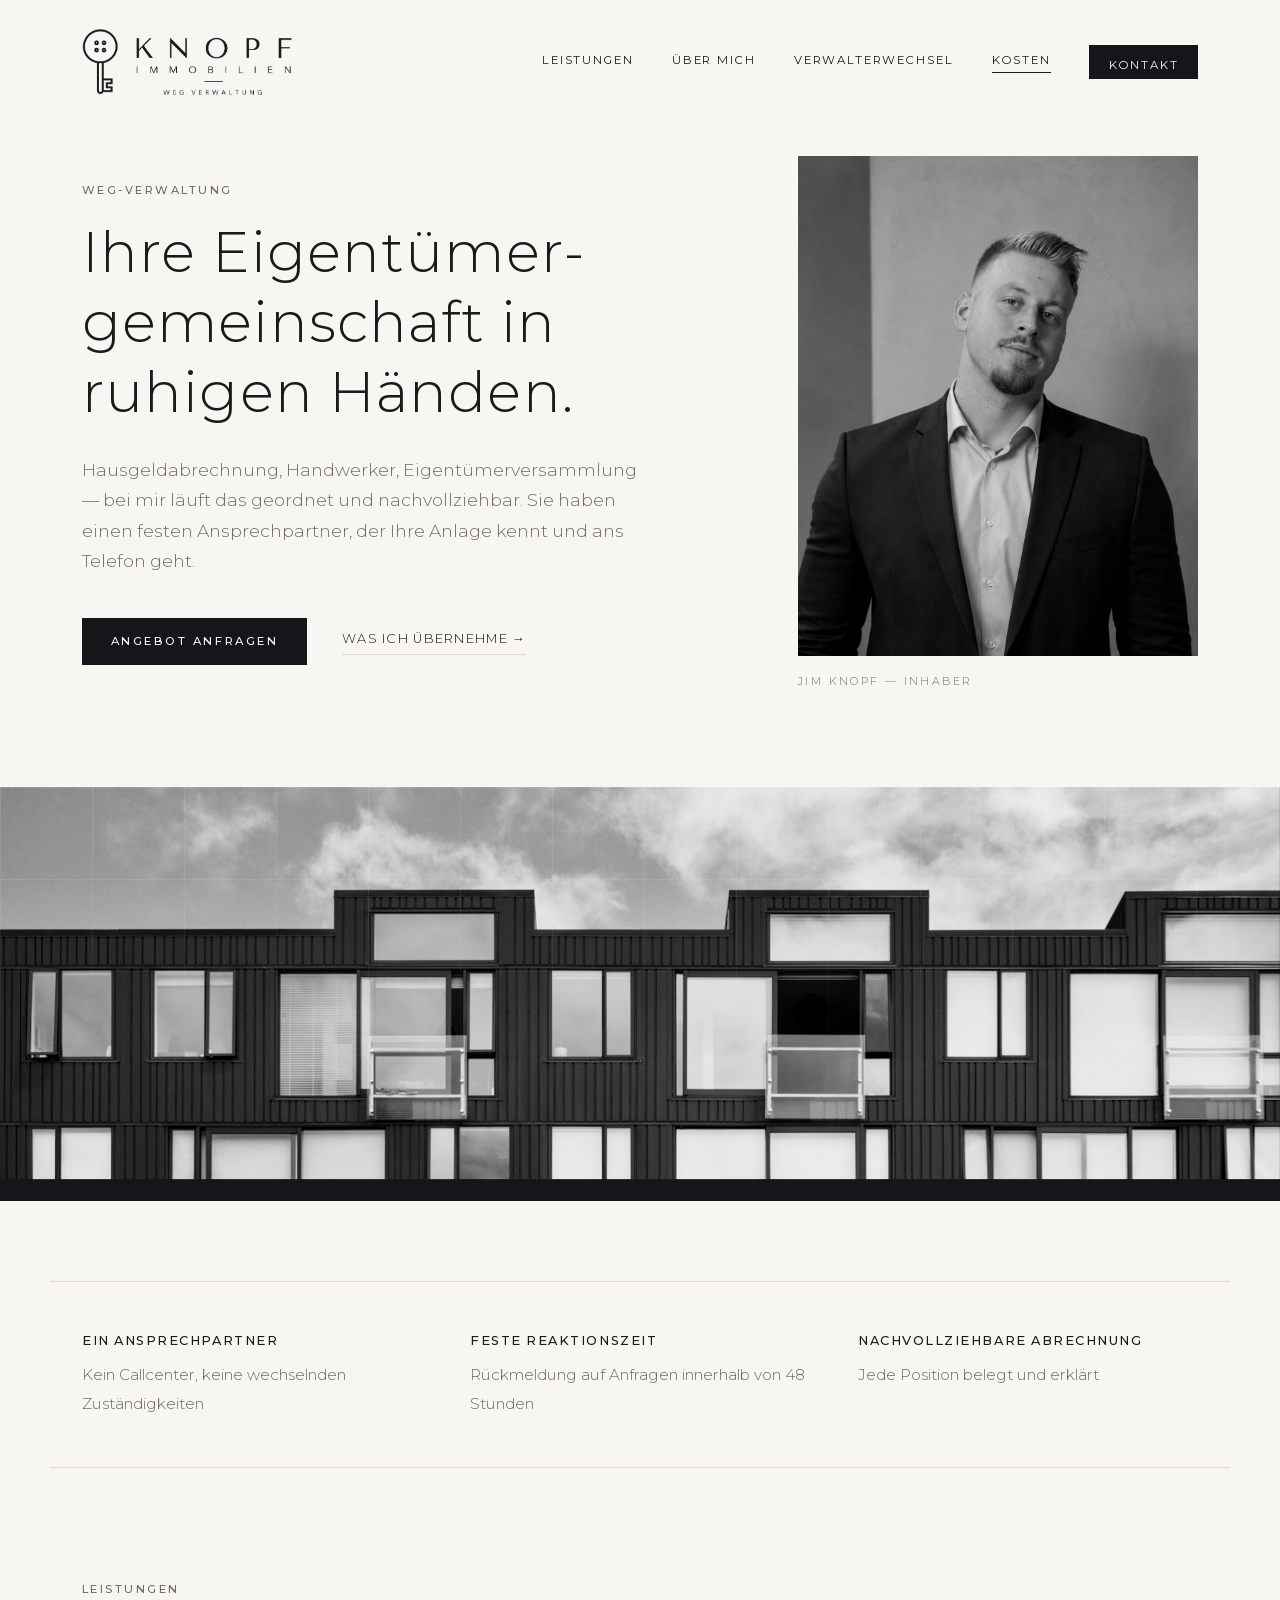
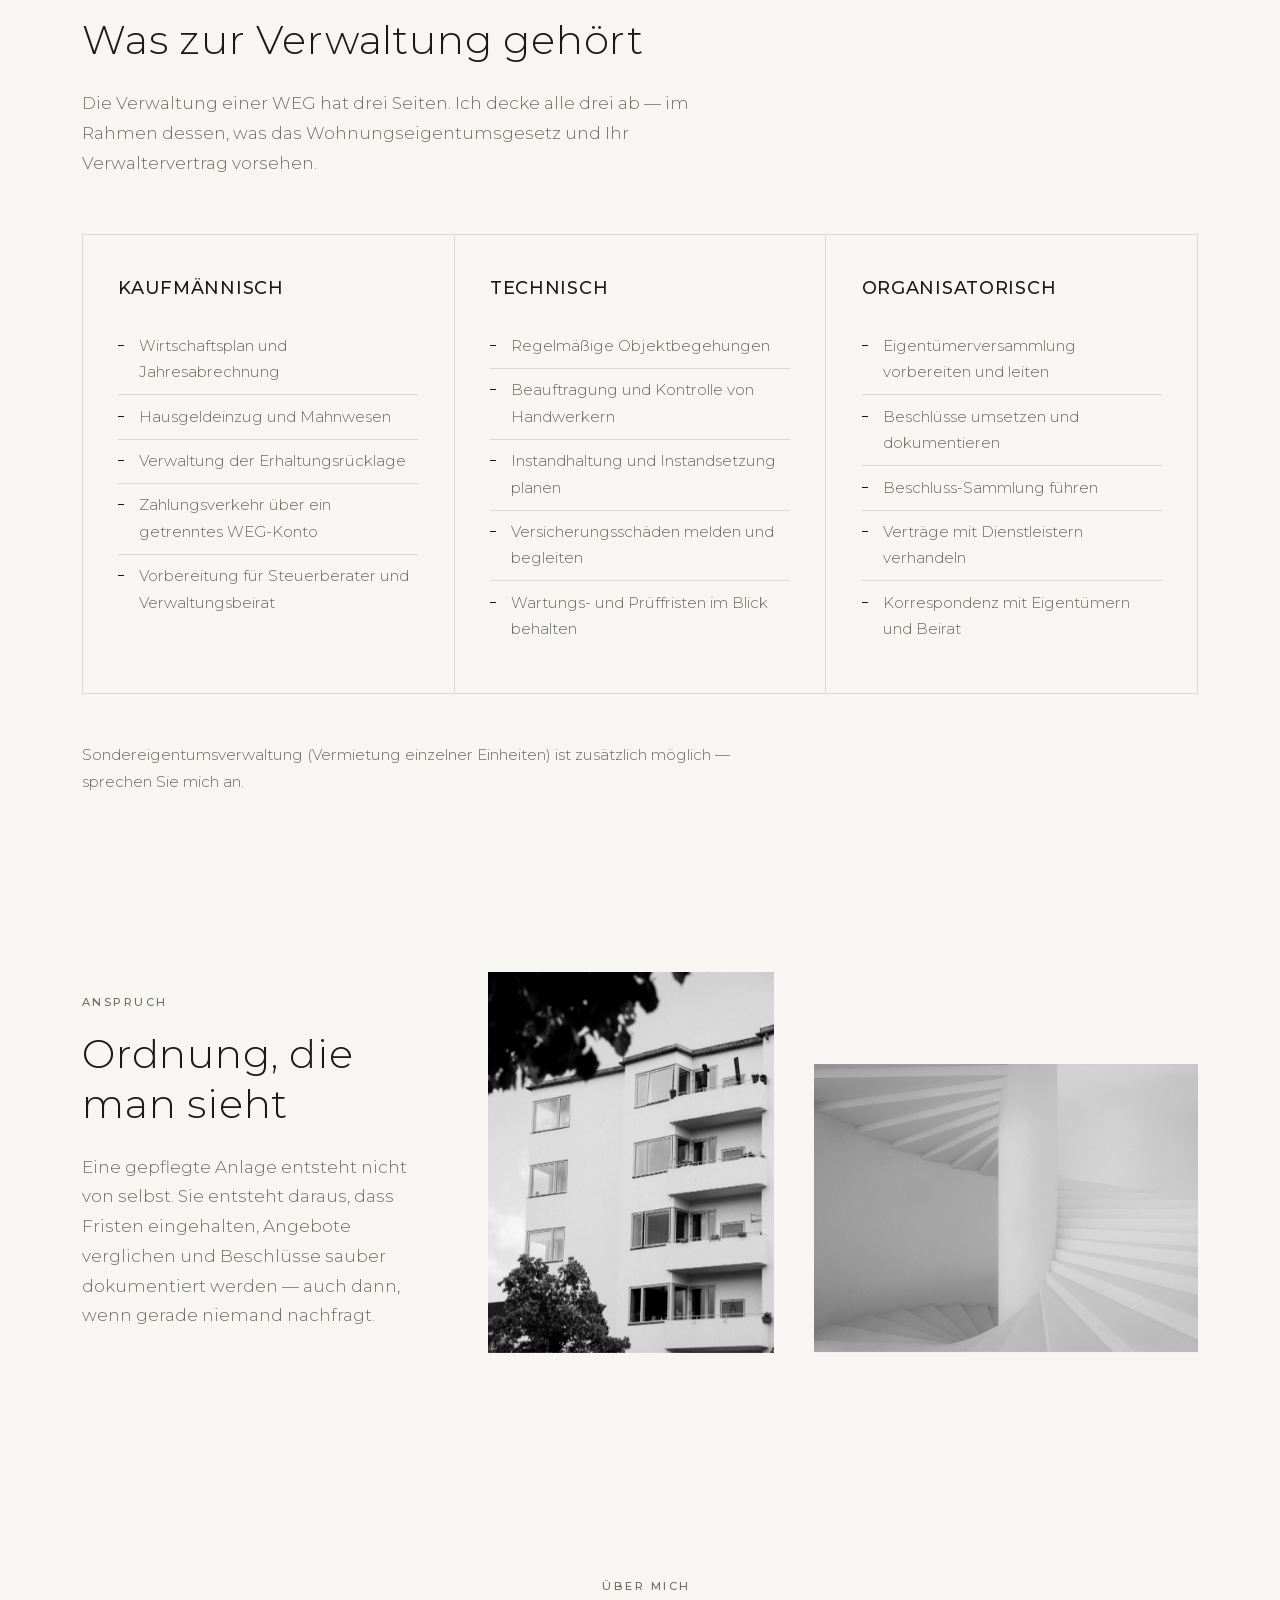
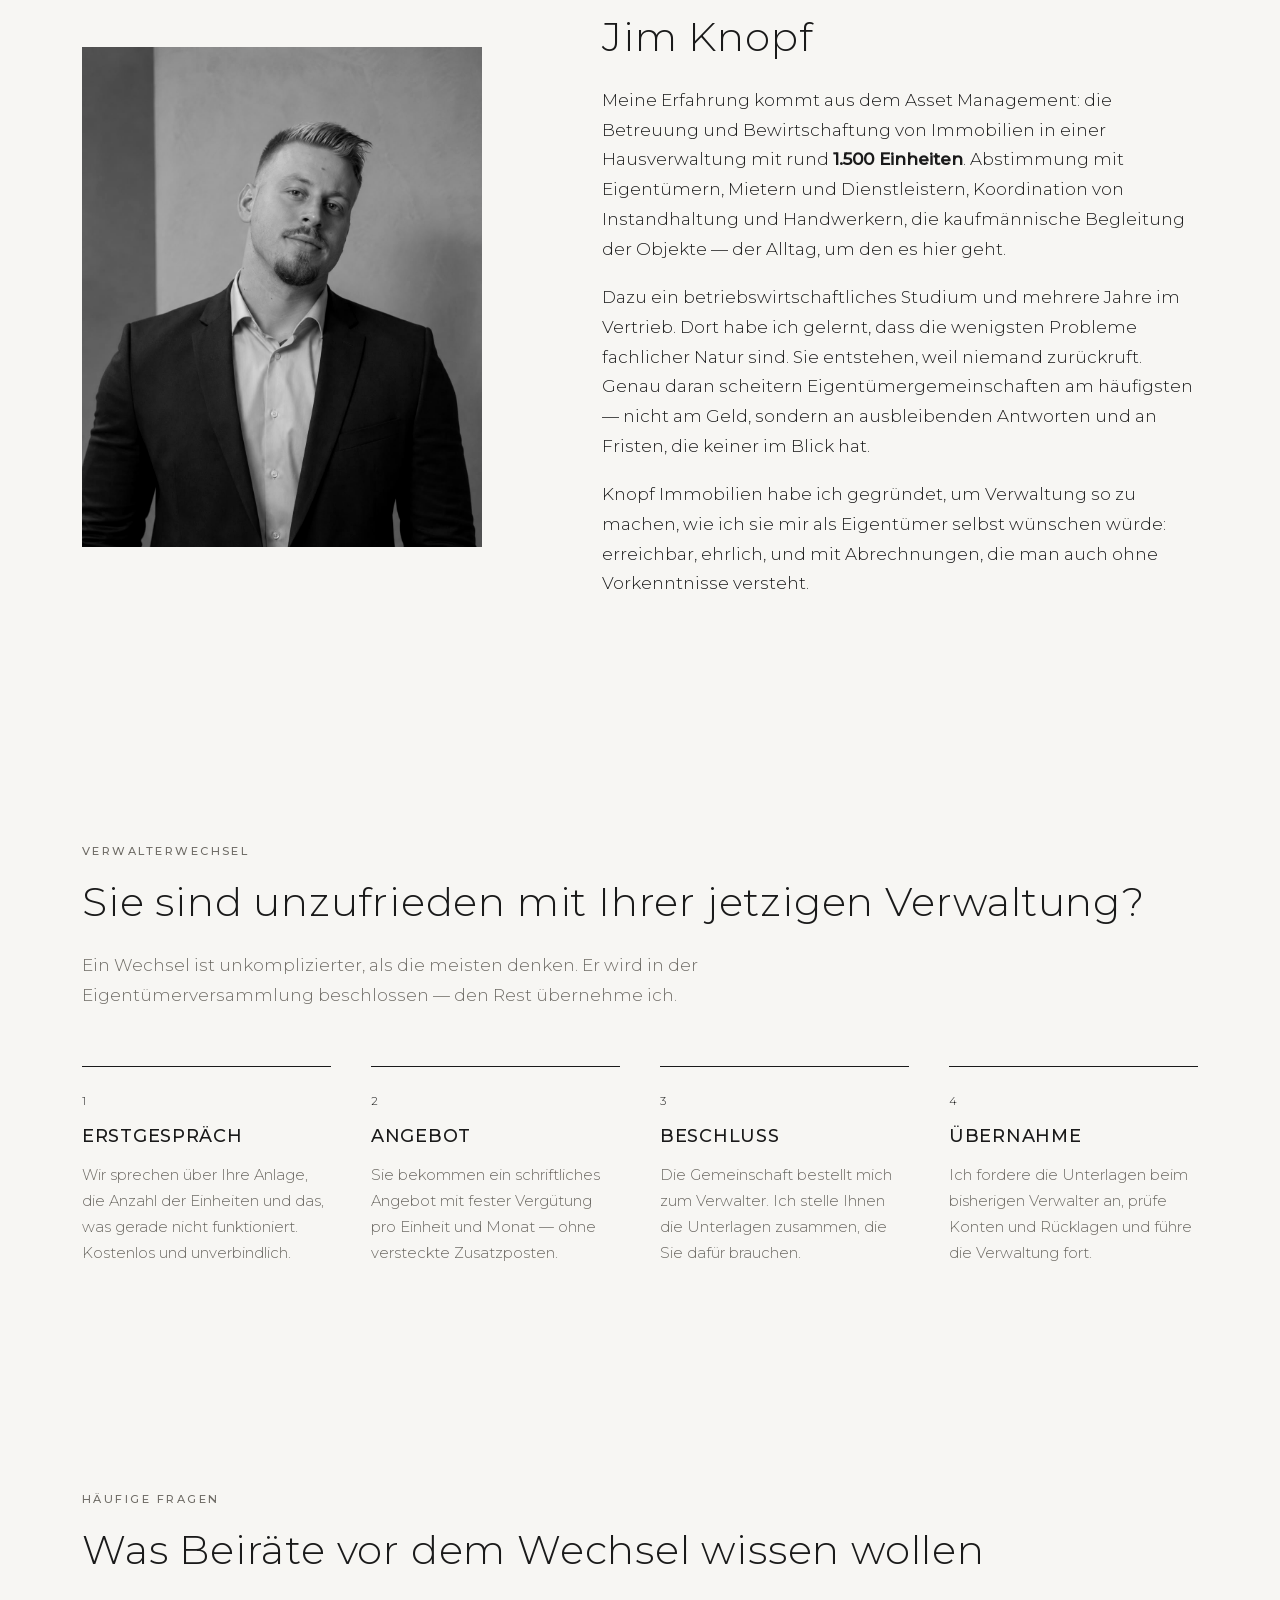
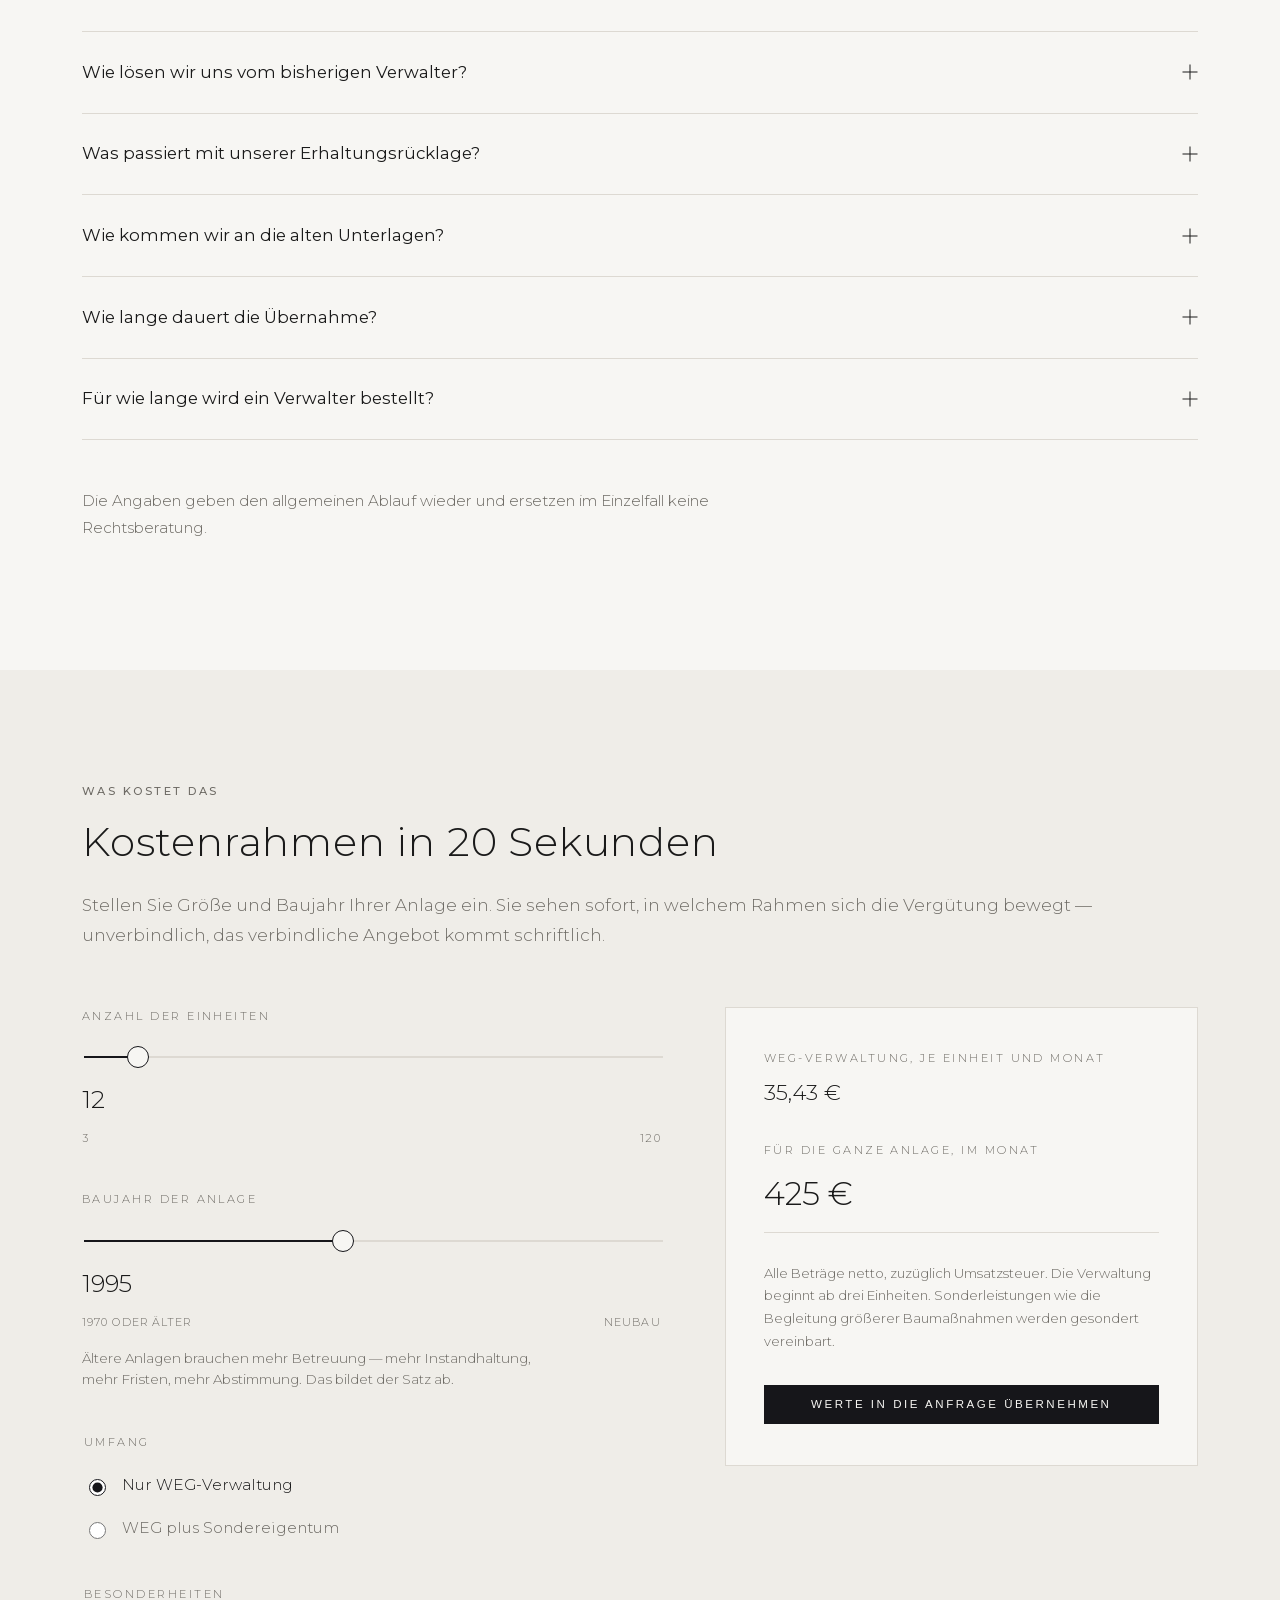
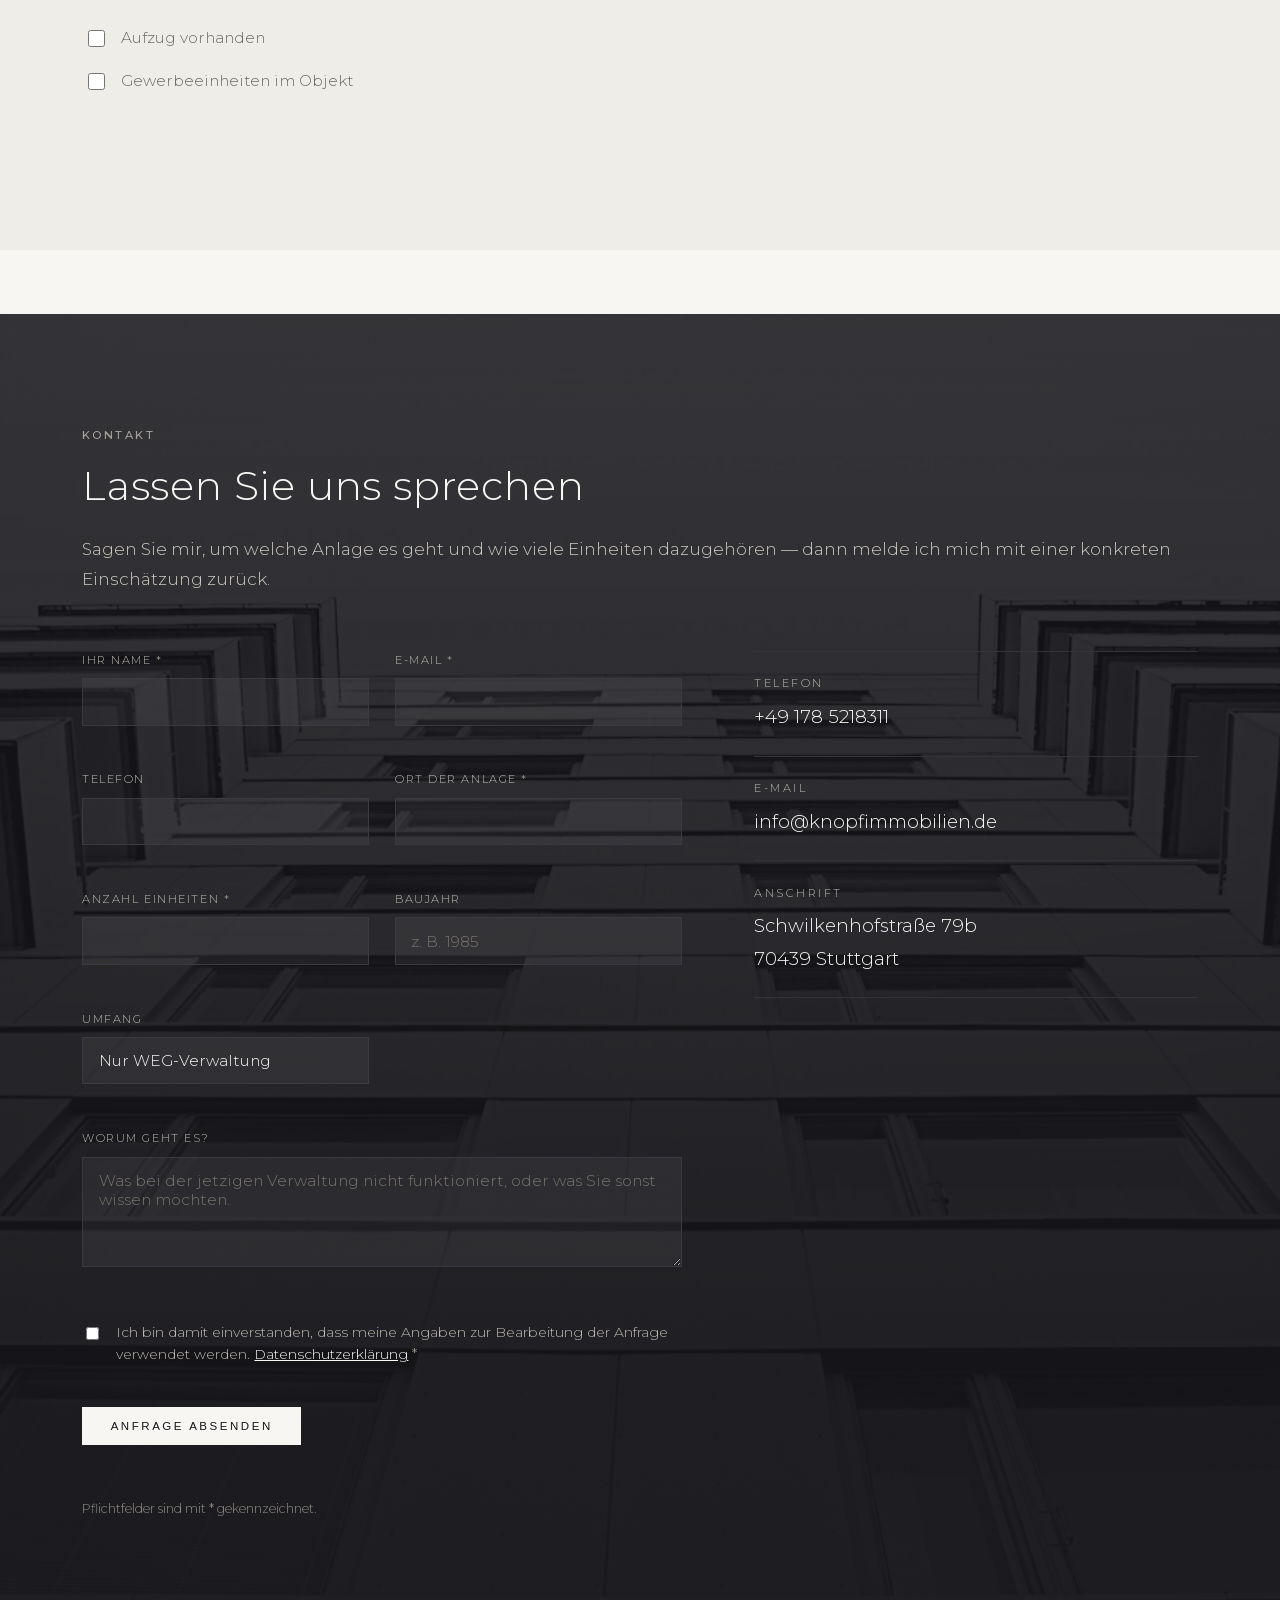
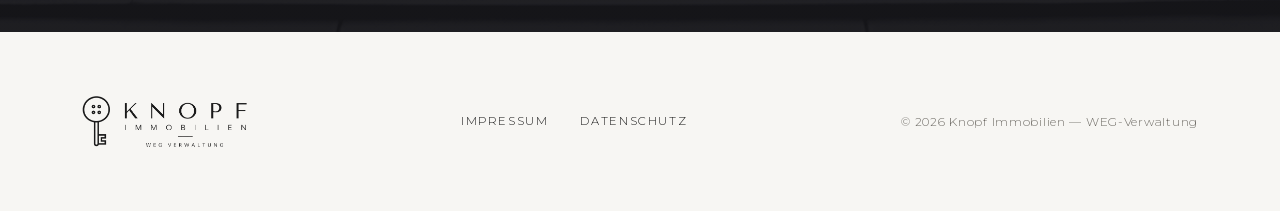
<file: index.html>
<!doctype html>
<html lang="de">
<head>
<meta charset="utf-8">
<meta name="viewport" content="width=device-width, initial-scale=1">
<title>Knopf Immobilien — WEG-Verwaltung</title>
<meta name="description" content="Knopf Immobilien — WEG-Verwaltung. Kaufmännische, technische und organisatorische Verwaltung von Wohnungseigentümergemeinschaften. Ein fester Ansprechpartner.">
<link rel="canonical" href="https://knopfimmobilien.de/">
<link rel="icon" href="favicon.ico" sizes="32x32">
<link rel="icon" href="bilder/favicon-512.png" type="image/png" sizes="512x512">
<link rel="apple-touch-icon" href="bilder/apple-touch-icon.png">
<meta name="theme-color" content="#F7F6F3" media="(prefers-color-scheme: light)">
<meta name="theme-color" content="#16161A" media="(prefers-color-scheme: dark)">
<meta property="og:type" content="website">
<meta property="og:site_name" content="Knopf Immobilien">
<meta property="og:locale" content="de_DE">
<meta property="og:url" content="https://knopfimmobilien.de/">
<meta property="og:title" content="Knopf Immobilien — WEG-Verwaltung">
<meta property="og:description" content="Kaufmännische, technische und organisatorische Verwaltung von Wohnungseigentümergemeinschaften in Stuttgart und Umgebung. Ein fester Ansprechpartner.">
<meta property="og:image" content="https://knopfimmobilien.de/bilder/vorschau.jpg">
<meta property="og:image:width" content="1200">
<meta property="og:image:height" content="630">
<meta property="og:image:alt" content="Knopf Immobilien — WEG-Verwaltung">
<meta name="twitter:card" content="summary_large_image">
<link rel="stylesheet" href="schriften/schriften.css?v=d4e82f87">
<link rel="stylesheet" href="stil.css?v=c60c1807">
<script type="application/ld+json">
{
  "@context": "https://schema.org",
  "@type": "RealEstateAgent",
  "@id": "https://knopfimmobilien.de/#firma",
  "name": "Knopf Immobilien",
  "description": "WEG-Verwaltung: kaufmännische, technische und organisatorische Verwaltung von Wohnungseigentümergemeinschaften.",
  "url": "https://knopfimmobilien.de/",
  "logo": "https://knopfimmobilien.de/bilder/favicon-512.png",
  "image": "https://knopfimmobilien.de/bilder/vorschau.jpg",
  "telephone": "+49-178-5218311",
  "email": "info@knopfimmobilien.de",
  "address": {
    "@type": "PostalAddress",
    "streetAddress": "Schwilkenhofstra\u00dfe 79b",
    "postalCode": "70439",
    "addressLocality": "Stuttgart",
    "addressRegion": "Baden-W\u00fcrttemberg",
    "addressCountry": "DE"
  },
  "areaServed": {
    "@type": "City",
    "name": "Stuttgart"
  },
  "founder": {
    "@type": "Person",
    "name": "Jim Knopf"
  },
  "knowsLanguage": ["de", "en"]
}
</script>
</head>
<body>


<div class="fortschritt"><span id="lesefortschritt"></span></div>

<!-- ══ Kopf ══ -->
<header class="kopf">
  <a class="kopf__logo" href="#start" aria-label="Knopf Immobilien — Startseite">
    <img src="bilder/logo-knopf.png" alt="Knopf Immobilien — WEG-Verwaltung">
  </a>
  <button class="kopf__schalter" aria-label="Menü" aria-expanded="false"><span></span><span></span></button>
  <nav class="kopf__nav">
    <a href="#leistungen">Leistungen</a>
    <a href="#person">Über mich</a>
    <a href="#wechsel">Verwalterwechsel</a>
    <a href="#rechner">Kosten</a>
    <a href="#kontakt" class="knopf knopf--klein">Kontakt</a>
  </nav>
</header>

<!-- ══ Aufmacher ══ -->
<section class="held" id="start">
  <div class="held__text">
    <p class="ober">WEG-Verwaltung</p>
    <h1>Ihre Eigentümer&shy;gemeinschaft in ruhigen Händen.</h1>
    <p class="fuehrung">
      Hausgeldabrechnung, Handwerker, Eigentümerversammlung — bei mir läuft das
      geordnet und nachvollziehbar. Sie haben einen festen Ansprechpartner,
      der Ihre Anlage kennt und ans Telefon geht.
    </p>
    <div class="held__aktionen">
      <a href="#kontakt" class="knopf">Angebot anfragen</a>
      <a href="#leistungen" class="verweis">Was ich übernehme →</a>
    </div>
  </div>
  <div class="held__bild">
    <img src="bilder/jim-knopf-portrait.jpg" alt="Jim Knopf, Inhaber von Knopf Immobilien" width="1122" height="1402">
    <p class="bildunterschrift">Jim Knopf — Inhaber</p>
  </div>
</section>

<!-- ══ Bildband ══ -->
<section class="band" aria-hidden="true">
  <img src="bilder/fassade-himmel.jpg" alt="" fetchpriority="high">
  <div class="band__raster"></div>
</section>

<!-- ══ Vertrauensleiste ══ -->
<section class="leiste">
  <div><strong>Ein Ansprechpartner</strong><span>Kein Callcenter, keine wechselnden Zuständigkeiten</span></div>
  <div><strong>Feste Reaktionszeit</strong><span>Rückmeldung auf Anfragen innerhalb von 48 Stunden</span></div>
  <div><strong>Nachvollziehbare Abrechnung</strong><span>Jede Position belegt und erklärt</span></div>
</section>

<!-- ══ Leistungen ══ -->
<section class="block" id="leistungen">
  <p class="ober">Leistungen</p>
  <h2>Was zur Verwaltung gehört</h2>
  <p class="einleitung">
    Die Verwaltung einer WEG hat drei Seiten. Ich decke alle drei ab — im
    Rahmen dessen, was das Wohnungseigentumsgesetz und Ihr Verwaltervertrag
    vorsehen.
  </p>

  <div class="karten">
    <article class="karte">
      <h3>Kaufmännisch</h3>
      <ul>
        <li>Wirtschaftsplan und Jahresabrechnung</li>
        <li>Hausgeldeinzug und Mahnwesen</li>
        <li>Verwaltung der Erhaltungsrücklage</li>
        <li>Zahlungsverkehr über ein getrenntes WEG-Konto</li>
        <li>Vorbereitung für Steuerberater und Verwaltungsbeirat</li>
      </ul>
    </article>

    <article class="karte">
      <h3>Technisch</h3>
      <ul>
        <li>Regelmäßige Objektbegehungen</li>
        <li>Beauftragung und Kontrolle von Handwerkern</li>
        <li>Instandhaltung und Instandsetzung planen</li>
        <li>Versicherungsschäden melden und begleiten</li>
        <li>Wartungs- und Prüffristen im Blick behalten</li>
      </ul>
    </article>

    <article class="karte">
      <h3>Organisatorisch</h3>
      <ul>
        <li>Eigentümerversammlung vorbereiten und leiten</li>
        <li>Beschlüsse umsetzen und dokumentieren</li>
        <li>Beschluss-Sammlung führen</li>
        <li>Verträge mit Dienstleistern verhandeln</li>
        <li>Korrespondenz mit Eigentümern und Beirat</li>
      </ul>
    </article>
  </div>

  <p class="nachsatz">
    Sondereigentumsverwaltung (Vermietung einzelner Einheiten) ist zusätzlich
    möglich — sprechen Sie mich an.
  </p>
</section>

<!-- ══ Anspruch ══ -->
<section class="anspruch">
  <div class="anspruch__text">
    <p class="ober">Anspruch</p>
    <h2>Ordnung, die man sieht</h2>
    <p>
      Eine gepflegte Anlage entsteht nicht von selbst. Sie entsteht daraus, dass
      Fristen eingehalten, Angebote verglichen und Beschlüsse sauber dokumentiert
      werden — auch dann, wenn gerade niemand nachfragt.
    </p>
  </div>
  <figure class="anspruch__hoch">
    <img src="bilder/wohnhaus.jpg" alt="Wohngebäude mit Balkonen" loading="lazy">
  </figure>
  <figure class="anspruch__quer">
    <img src="bilder/treppe-weiss.jpg" alt="Treppenhaus von oben" loading="lazy">
  </figure>
</section>

<!-- ══ Person ══ -->
<section class="block block--geteilt" id="person">
  <div class="block__bild">
    <img src="bilder/jim-knopf-portrait.jpg" alt="Jim Knopf" loading="lazy">
  </div>
  <div class="block__text">
    <p class="ober">Über mich</p>
    <h2>Jim Knopf</h2>
    <p>
      Meine Erfahrung kommt aus dem Asset Management: die Betreuung und
      Bewirtschaftung von Immobilien in einer Hausverwaltung mit rund
      <strong>1.500 Einheiten</strong>. Abstimmung mit Eigentümern, Mietern und
      Dienstleistern, Koordination von Instandhaltung und Handwerkern, die
      kaufmännische Begleitung der Objekte — der Alltag, um den es hier geht.
    </p>
    <p>
      Dazu ein betriebswirtschaftliches Studium und mehrere Jahre im Vertrieb.
      Dort habe ich gelernt, dass die wenigsten Probleme fachlicher Natur sind.
      Sie entstehen, weil niemand zurückruft. Genau daran scheitern
      Eigentümergemeinschaften am häufigsten — nicht am Geld, sondern an
      ausbleibenden Antworten und an Fristen, die keiner im Blick hat.
    </p>
    <p>
      Knopf Immobilien habe ich gegründet, um Verwaltung so zu machen, wie ich
      sie mir als Eigentümer selbst wünschen würde: erreichbar, ehrlich, und mit
      Abrechnungen, die man auch ohne Vorkenntnisse versteht.
    </p>
  </div>
</section>

<!-- ══ Verwalterwechsel ══ -->
<section class="block" id="wechsel">
  <p class="ober">Verwalterwechsel</p>
  <h2>Sie sind unzufrieden mit Ihrer jetzigen Verwaltung?</h2>
  <p class="einleitung">
    Ein Wechsel ist unkomplizierter, als die meisten denken. Er wird in der
    Eigentümerversammlung beschlossen — den Rest übernehme ich.
  </p>

  <ol class="schritte">
    <li>
      <span class="schritte__nr">1</span>
      <h3>Erstgespräch</h3>
      <p>Wir sprechen über Ihre Anlage, die Anzahl der Einheiten und das, was gerade nicht funktioniert. Kostenlos und unverbindlich.</p>
    </li>
    <li>
      <span class="schritte__nr">2</span>
      <h3>Angebot</h3>
      <p>Sie bekommen ein schriftliches Angebot mit fester Vergütung pro Einheit und Monat — ohne versteckte Zusatzposten.</p>
    </li>
    <li>
      <span class="schritte__nr">3</span>
      <h3>Beschluss</h3>
      <p>Die Gemeinschaft bestellt mich zum Verwalter. Ich stelle Ihnen die Unterlagen zusammen, die Sie dafür brauchen.</p>
    </li>
    <li>
      <span class="schritte__nr">4</span>
      <h3>Übernahme</h3>
      <p>Ich fordere die Unterlagen beim bisherigen Verwalter an, prüfe Konten und Rücklagen und führe die Verwaltung fort.</p>
    </li>
  </ol>
</section>

<!-- ══ Häufige Fragen ══ -->
<section class="block" id="fragen">
  <p class="ober">Häufige Fragen</p>
  <h2>Was Beiräte vor dem Wechsel wissen wollen</h2>

  <div class="fragen">
    <details class="frage">
      <summary>Wie lösen wir uns vom bisherigen Verwalter?</summary>
      <div class="frage__text">
        <p>
          Die Eigentümergemeinschaft kann den Verwalter jederzeit durch Beschluss
          abberufen. Der Verwaltervertrag endet dann spätestens sechs Monate nach
          der Abberufung. Ein Grund muss nicht genannt werden.
        </p>
        <p>
          In der Praxis wird beides in derselben Versammlung beschlossen: Abberufung
          des alten und Bestellung des neuen Verwalters. Ich stelle Ihnen die
          Beschlussvorschläge dafür zur Verfügung.
        </p>
      </div>
    </details>

    <details class="frage">
      <summary>Was passiert mit unserer Erhaltungsrücklage?</summary>
      <div class="frage__text">
        <p>
          Die Rücklage gehört der Gemeinschaft, nicht dem Verwalter. Sie liegt auf
          einem Konto, das auf die Gemeinschaft läuft. Beim Wechsel ändert sich nur,
          wer verfügungsberechtigt ist.
        </p>
        <p>
          Ich gleiche den Bestand beim Übergang mit den Kontoauszügen ab und melde
          Ihnen, wenn etwas nicht zusammenpasst.
        </p>
      </div>
    </details>

    <details class="frage">
      <summary>Wie kommen wir an die alten Unterlagen?</summary>
      <div class="frage__text">
        <p>
          Der bisherige Verwalter muss die Verwaltungsunterlagen an die Gemeinschaft
          herausgeben — Beschluss-Sammlung, Verträge, Abrechnungen, Kontounterlagen.
          Diese Anforderung übernehme ich für Sie.
        </p>
        <p>
          Erfahrungsgemäß ist das der Punkt, an dem es hakt. Wenn nichts kommt, wird
          nachgefasst, und zwar schriftlich und mit Frist.
        </p>
      </div>
    </details>

    <details class="frage">
      <summary>Wie lange dauert die Übernahme?</summary>
      <div class="frage__text">
        <p>
          Ab dem Bestellungsbeschluss rechnen Sie mit etwa vier bis acht Wochen, bis
          alles läuft: Konten umgestellt, Unterlagen gesichtet, Dienstleisterverträge
          gesichtet, Stammdaten erfasst.
        </p>
        <p>
          Der laufende Betrieb steht in dieser Zeit nicht still — Hausgeld wird
          weiter eingezogen, Schäden werden weiter bearbeitet.
        </p>
      </div>
    </details>

    <details class="frage">
      <summary>Für wie lange wird ein Verwalter bestellt?</summary>
      <div class="frage__text">
        <p>
          Höchstens fünf Jahre. Wird ein Verwalter zum ersten Mal nach der Aufteilung
          einer Anlage bestellt, sind es höchstens drei Jahre. Danach entscheidet die
          Gemeinschaft neu.
        </p>
      </div>
    </details>

  </div>

  <p class="nachsatz">
    Die Angaben geben den allgemeinen Ablauf wieder und ersetzen im Einzelfall keine
    Rechtsberatung.
  </p>
</section>

<!-- ══ Angebotsrechner ══ -->
<section class="block block--rechner" id="rechner">
  <p class="ober">Was kostet das</p>
  <h2>Kostenrahmen in 20 Sekunden</h2>
  <p class="einleitung">
    Stellen Sie Größe und Baujahr Ihrer Anlage ein. Sie sehen sofort, in welchem
    Rahmen sich die Vergütung bewegt — unverbindlich, das verbindliche Angebot kommt
    schriftlich.
  </p>

  <div class="rechner">
    <div class="rechner__steuerung">
      <label class="feld" for="einheiten">
        <span class="feld__name">Anzahl der Einheiten</span>
        <input type="range" id="einheiten" min="3" max="120" value="12" step="1">
        <output class="feld__wert" id="einheiten-wert">12</output>
        <span class="feld__spanne"><span>3</span><span>120</span></span>
      </label>

      <label class="feld" for="baujahr">
        <span class="feld__name">Baujahr der Anlage</span>
        <input type="range" id="baujahr" min="1970" max="2026" value="1995" step="1">
        <output class="feld__wert" id="baujahr-wert">1995</output>
        <span class="feld__spanne"><span>1970 oder älter</span><span>Neubau</span></span>
        <span class="feld__hinweis">
          Ältere Anlagen brauchen mehr Betreuung — mehr Instandhaltung, mehr Fristen,
          mehr Abstimmung. Das bildet der Satz ab.
        </span>
      </label>

      <fieldset class="feld feld--wahl">
        <legend class="feld__name">Umfang</legend>
        <label class="wahl">
          <input type="radio" name="umfang" value="weg" checked>
          <span>Nur WEG-Verwaltung</span>
        </label>
        <label class="wahl">
          <input type="radio" name="umfang" value="weg_sev">
          <span>WEG plus Sondereigentum</span>
        </label>
      </fieldset>

      <fieldset class="feld feld--wahl">
        <legend class="feld__name">Besonderheiten</legend>
        <label class="wahl">
          <input type="checkbox" name="zusatz" value="aufzug">
          <span>Aufzug vorhanden</span>
        </label>
        <label class="wahl">
          <input type="checkbox" name="zusatz" value="gewerbe">
          <span>Gewerbeeinheiten im Objekt</span>
        </label>
      </fieldset>
    </div>

    <div class="rechner__ergebnis" aria-live="polite">
      <p class="ergebnis__zeile">
        <span class="ergebnis__was">WEG-Verwaltung, je Einheit und Monat</span>
        <span class="ergebnis__wert" id="preis-einheit">—</span>
      </p>
      <p class="ergebnis__zeile ergebnis__zusatz" id="zusatz-zeile" hidden>
        <span class="ergebnis__was">Zusatzleistungen, je Einheit und Monat</span>
        <span class="ergebnis__wert" id="preis-zusatz">—</span>
      </p>
      <p class="ergebnis__zeile ergebnis__zeile--gross">
        <span class="ergebnis__was">Für die ganze Anlage, im Monat</span>
        <span class="ergebnis__wert" id="preis-gesamt">—</span>
      </p>
      <p class="ergebnis__hinweis">
        Alle Beträge netto, zuzüglich Umsatzsteuer. Die Verwaltung beginnt ab drei
        Einheiten. Sonderleistungen wie die Begleitung größerer Baumaßnahmen werden
        gesondert vereinbart.
      </p>
      <button type="button" class="knopf" id="rechner-uebernehmen">
        Werte in die Anfrage übernehmen
      </button>
    </div>
  </div>
</section>

<!-- ══ Kontakt ══ -->
<section class="block block--dunkel block--bild" id="kontakt">
  <img class="block__grund" src="bilder/fassade-untersicht.jpg" alt="" loading="lazy">
  <p class="ober">Kontakt</p>
  <h2>Lassen Sie uns sprechen</h2>
  <p class="einleitung">
    Sagen Sie mir, um welche Anlage es geht und wie viele Einheiten dazugehören —
    dann melde ich mich mit einer konkreten Einschätzung zurück.
  </p>

  <div class="kontaktraum">

    <form class="anfrage" id="anfrage" novalidate>
      <div class="anfrage__reihe">
        <label class="eingabe">
          <span class="eingabe__name">Ihr Name <b aria-hidden="true">*</b></span>
          <input type="text" name="name" required autocomplete="name">
          <span class="eingabe__fehler"></span>
        </label>
        <label class="eingabe">
          <span class="eingabe__name">E-Mail <b aria-hidden="true">*</b></span>
          <input type="email" name="email" required autocomplete="email">
          <span class="eingabe__fehler"></span>
        </label>
      </div>

      <div class="anfrage__reihe">
        <label class="eingabe">
          <span class="eingabe__name">Telefon</span>
          <input type="tel" name="telefon" autocomplete="tel">
          <span class="eingabe__fehler"></span>
        </label>
        <label class="eingabe">
          <span class="eingabe__name">Ort der Anlage <b aria-hidden="true">*</b></span>
          <input type="text" name="ort" required>
          <span class="eingabe__fehler"></span>
        </label>
      </div>

      <div class="anfrage__reihe">
        <label class="eingabe">
          <span class="eingabe__name">Anzahl Einheiten <b aria-hidden="true">*</b></span>
          <input type="number" name="einheiten" min="3" max="500" required>
          <span class="eingabe__fehler"></span>
        </label>
        <label class="eingabe">
          <span class="eingabe__name">Baujahr</span>
          <input type="number" name="baujahr" min="1800" max="2026" placeholder="z. B. 1985">
          <span class="eingabe__fehler"></span>
        </label>
      </div>

      <div class="anfrage__reihe">
        <label class="eingabe">
          <span class="eingabe__name">Umfang</span>
          <select name="umfang">
            <option value="Nur WEG-Verwaltung">Nur WEG-Verwaltung</option>
            <option value="WEG plus Sondereigentum">WEG plus Sondereigentum</option>
            <option value="Noch unklar">Noch unklar</option>
          </select>
          <span class="eingabe__fehler"></span>
        </label>
      </div>

      <label class="eingabe">
        <span class="eingabe__name">Worum geht es?</span>
        <textarea name="nachricht" rows="4" placeholder="Was bei der jetzigen Verwaltung nicht funktioniert, oder was Sie sonst wissen möchten."></textarea>
        <span class="eingabe__fehler"></span>
      </label>

      <label class="zustimmung">
        <input type="checkbox" name="datenschutz" required>
        <span>
          Ich bin damit einverstanden, dass meine Angaben zur Bearbeitung der Anfrage
          verwendet werden. <a href="datenschutz.html">Datenschutzerklärung</a>
          <b aria-hidden="true">*</b>
        </span>
      </label>
      <span class="eingabe__fehler" data-fuer="datenschutz"></span>

      <!-- Spamfalle: für Menschen unsichtbar -->
      <div class="falle" aria-hidden="true">
        <label>Diese Zeile bitte frei lassen
          <input type="text" name="webseite" tabindex="-1" autocomplete="off">
        </label>
      </div>

      <button type="submit" class="knopf">Anfrage absenden</button>

      <p class="anfrage__meldung" id="anfrage-meldung" role="status"></p>
      <p class="anfrage__fuss">
        Pflichtfelder sind mit <b aria-hidden="true">*</b> gekennzeichnet.
      </p>
    </form>

    <div class="kontakt">
      <a class="kontakt__zeile" href="tel:+491785218311">
        <span class="kontakt__was">Telefon</span>
        <span class="kontakt__wert">+49 178 5218311</span>
      </a>
      <a class="kontakt__zeile" href="mailto:info@knopfimmobilien.de">
        <span class="kontakt__was">E-Mail</span>
        <span class="kontakt__wert">info@knopfimmobilien.de</span>
      </a>
      <div class="kontakt__zeile">
        <span class="kontakt__was">Anschrift</span>
        <span class="kontakt__wert">Schwilkenhofstraße 79b<br>70439 Stuttgart</span>
      </div>
    </div>

  </div>
</section>

<!-- ══ Fuß ══ -->
<footer class="fuss">
  <img class="fuss__logo" src="bilder/logo-knopf.png" alt="Knopf Immobilien">
  <nav class="fuss__nav">
    <a href="impressum.html">Impressum</a>
    <a href="datenschutz.html">Datenschutz</a>
  </nav>
  <p class="fuss__zeile">© 2026 Knopf Immobilien — WEG-Verwaltung</p>
</footer>

<script src="seite.js?v=6d21aa8d" defer></script>
</body>
</html>
</file>
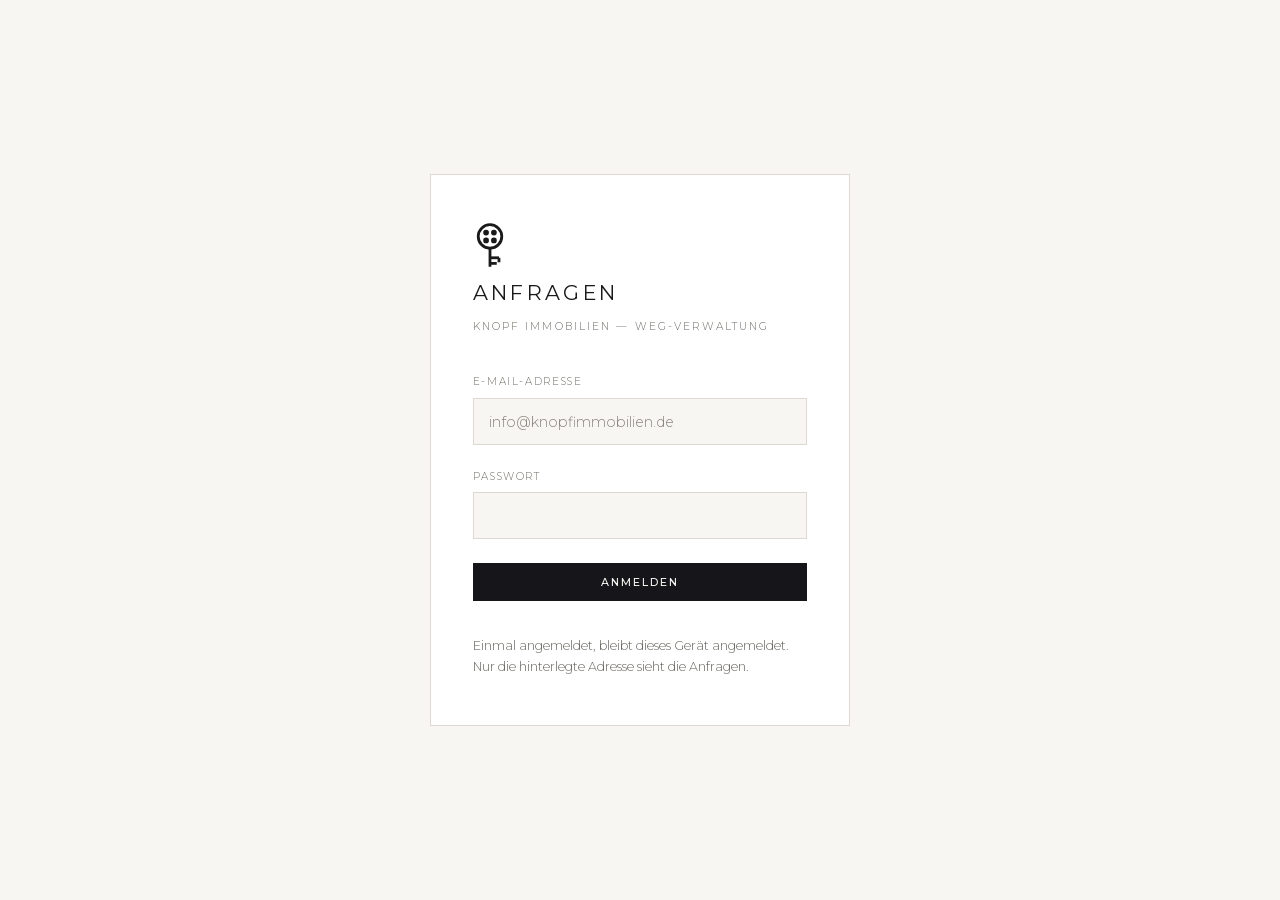
<file: verwaltung/index.html>
<!doctype html>
<html lang="de">
<head>
<meta charset="utf-8">
<meta name="viewport" content="width=device-width, initial-scale=1, viewport-fit=cover">
<meta name="robots" content="noindex, nofollow">
<title>Anfragen — Knopf Immobilien</title>
<meta name="theme-color" content="#F7F6F3" media="(prefers-color-scheme: light)">
<meta name="theme-color" content="#131316" media="(prefers-color-scheme: dark)">
<meta name="apple-mobile-web-app-capable" content="yes">
<meta name="mobile-web-app-capable" content="yes">
<meta name="apple-mobile-web-app-title" content="Anfragen">
<meta name="apple-mobile-web-app-status-bar-style" content="default">
<link rel="manifest" href="manifest.webmanifest">
<link rel="icon" href="symbol-192.png" type="image/png">
<link rel="apple-touch-icon" href="symbol-180.png">
<link rel="stylesheet" href="/schriften/schriften.css?v=d4e82f87">
<link rel="stylesheet" href="app.css?v=a7e70e49">
</head>
<body>

<!-- ══ Anmeldung ══ -->
<div class="tor" id="tor" hidden>
  <div class="tor__karte">
    <svg class="schluessel" viewBox="0 0 60 82" aria-hidden="true">
      <circle cx="30" cy="24" r="21"/>
      <circle cx="23" cy="17" r="2.6" fill="currentColor" stroke="none"/>
      <circle cx="37" cy="17" r="2.6" fill="currentColor" stroke="none"/>
      <circle cx="23" cy="31" r="2.6" fill="currentColor" stroke="none"/>
      <circle cx="37" cy="31" r="2.6" fill="currentColor" stroke="none"/>
      <path d="M30 45 L30 78"/><path d="M30 62 L46 62"/>
      <path d="M46 62 L46 70"/><path d="M30 72 L42 72"/>
    </svg>
    <h1>Anfragen</h1>
    <p class="tor__unter">Knopf Immobilien — WEG-Verwaltung</p>

    <form id="anmelden">
      <label class="tor__feld">
        <span>E-Mail-Adresse</span>
        <input type="email" id="adresse" required autocomplete="username"
               placeholder="info@knopfimmobilien.de">
      </label>
      <label class="tor__feld">
        <span>Passwort</span>
        <input type="password" id="passwort" required autocomplete="current-password">
      </label>
      <button type="submit" class="tor__knopf" id="anmelde-knopf">Anmelden</button>
    </form>

    <p class="tor__meldung" id="tor-meldung" role="status"></p>

    <p class="tor__fuss">
      Einmal angemeldet, bleibt dieses Gerät angemeldet. Nur die hinterlegte
      Adresse sieht die Anfragen.
    </p>
  </div>
</div>

<!-- ══ Die Anfragen ══ -->
<header class="kopf" id="kopf" hidden>
  <div class="kopf__inhalt">
    <div class="kopf__schluessel">
      <svg class="schluessel schluessel--klein" viewBox="0 0 60 82" aria-hidden="true">
        <circle cx="30" cy="24" r="21"/>
        <circle cx="23" cy="17" r="2.6" fill="currentColor" stroke="none"/>
        <circle cx="37" cy="17" r="2.6" fill="currentColor" stroke="none"/>
        <circle cx="23" cy="31" r="2.6" fill="currentColor" stroke="none"/>
        <circle cx="37" cy="31" r="2.6" fill="currentColor" stroke="none"/>
        <path d="M30 45 L30 78"/><path d="M30 62 L46 62"/>
        <path d="M46 62 L46 70"/><path d="M30 72 L42 72"/>
      </svg>
      <div>
        <h1>Anfragen</h1>
        <p class="kopf__unter" id="wer">Knopf Immobilien</p>
      </div>
    </div>
    <div class="kopf__knoepfe">
      <button type="button" class="abmelden" id="passwort-oeffnen">Passwort ändern</button>
      <button type="button" class="abmelden" id="abmelden">Abmelden</button>
    </div>
  </div>
  <form class="neues-passwort" id="neues-passwort" hidden>
    <label class="tor__feld">
      <span>Neues Passwort (mindestens 8 Zeichen)</span>
      <input type="password" id="passwort-neu" required minlength="8" autocomplete="new-password">
    </label>
    <div class="staende">
      <button type="submit" class="klein" aria-pressed="true">Speichern</button>
      <button type="button" class="klein" id="passwort-abbrechen">Abbrechen</button>
    </div>
  </form>
</header>

<main class="rumpf" id="rumpf" hidden>
  <nav class="filter" id="filter" aria-label="Nach Stand filtern"></nav>
  <div class="liste" id="liste"></div>
</main>

<div class="stand-meldung" id="meldung" role="status" aria-live="polite"></div>

<script src="app.js?v=cd7bc219" defer></script>
</body>
</html>
</file>
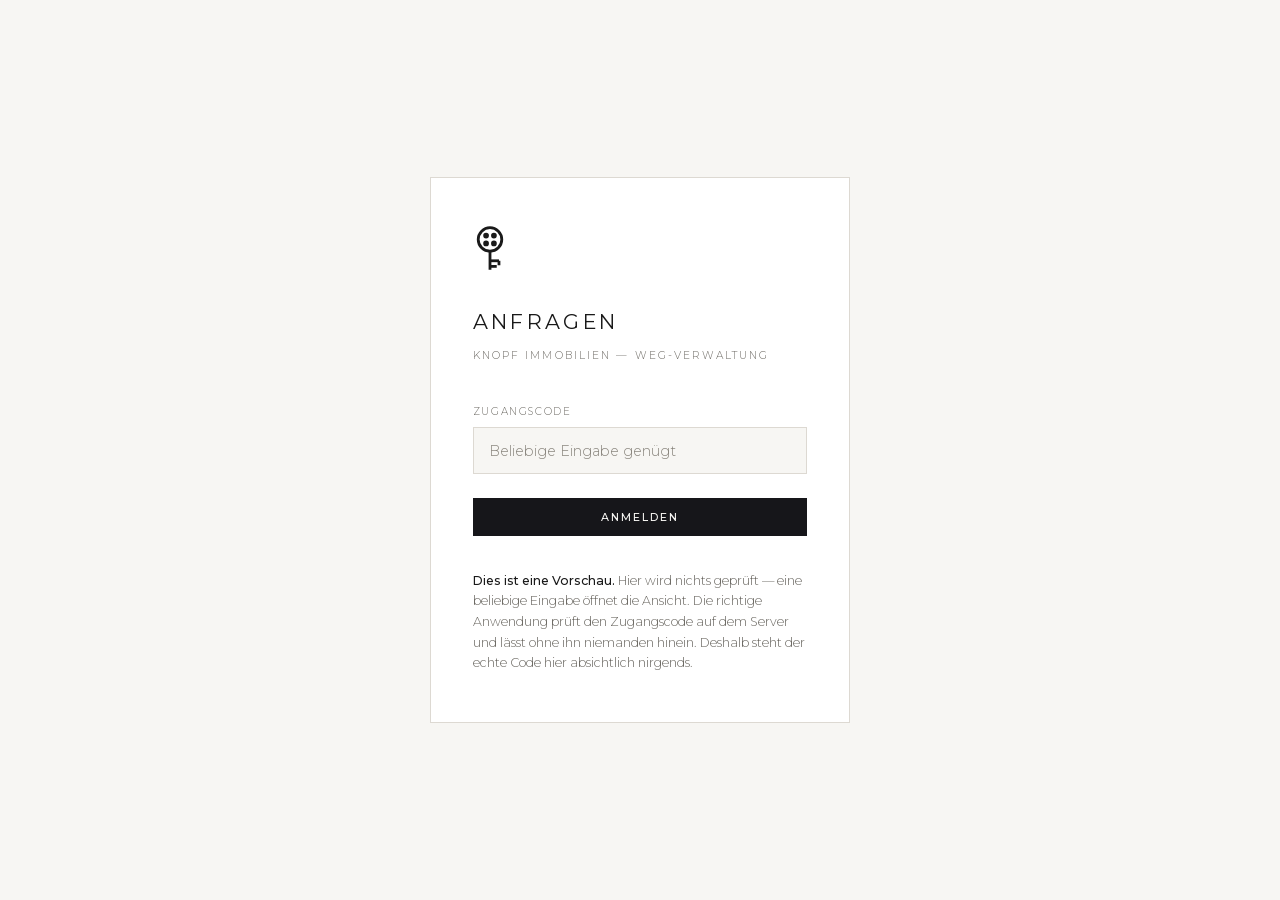
<file: anfragen.html>
<!doctype html>
<html lang="de">
<head>
<meta charset="utf-8">
<meta name="viewport" content="width=device-width, initial-scale=1">
<meta name="robots" content="noindex, nofollow">
<title>Anfragen — Knopf Immobilien</title>
<link rel="stylesheet" href="schriften/schriften.css?v=d4e82f87">

<style>
  /* ══════════════════════════════════════════
     Knopf Immobilien — Anfragen
     Farben und Schrift aus dem Logo abgeleitet.
     ══════════════════════════════════════════ */

  :root {
    --grund:      #F7F6F3;
    --flaeche:    #FFFFFF;
    --erhoben:    #FFFFFF;
    --tinte:      #1A1A1A;
    --dunkel:     #16161A;
    --gedaempft:  #6E6B65;
    --leise:      #8B877F;
    --linie:      #DDD9D2;
    --linie-zart: #E8E5DF;

    --neu:        #1F6F4A;
    --neu-grund:  #EAF2ED;
    --arbeit:     #8A5E00;
    --arbeit-grund: #FBF3E0;
    --erledigt:   #8B877F;
    --warnung:    #A03030;

    --hinweis-grund: #FBF3E0;
    --hinweis-kante: #C9A227;

    --sperr: .2em;
    --schrift: 'Montserrat', -apple-system, BlinkMacSystemFont, 'Segoe UI', Arial, sans-serif;
  }

  :root:not([data-theme="light"]) {
    color-scheme: light;
  }

  @media (prefers-color-scheme: dark) {
    :root:not([data-theme="light"]) {
      --grund:      #131316;
      --flaeche:    #1B1B1F;
      --erhoben:    #212126;
      --tinte:      #EDEBE6;
      --dunkel:     #EDEBE6;
      --gedaempft:  #A7A29A;
      --leise:      #8A857D;
      --linie:      #33333A;
      --linie-zart: #2A2A30;

      --neu:        #6DBF92;
      --neu-grund:  #1A2A21;
      --arbeit:     #D9A72E;
      --arbeit-grund: #2A2312;
      --erledigt:   #8A857D;
      --warnung:    #E08585;

      --hinweis-grund: #2A2312;
      --hinweis-kante: #C9A227;

      color-scheme: dark;
    }
  }

  :root[data-theme="dark"] {
    --grund:      #131316;
    --flaeche:    #1B1B1F;
    --erhoben:    #212126;
    --tinte:      #EDEBE6;
    --dunkel:     #EDEBE6;
    --gedaempft:  #A7A29A;
    --leise:      #8A857D;
    --linie:      #33333A;
    --linie-zart: #2A2A30;

    --neu:        #6DBF92;
    --neu-grund:  #1A2A21;
    --arbeit:     #D9A72E;
    --arbeit-grund: #2A2312;
    --erledigt:   #8A857D;
    --warnung:    #E08585;

    --hinweis-grund: #2A2312;
    --hinweis-kante: #C9A227;

    color-scheme: dark;
  }

  * { box-sizing: border-box; }

  body {
    margin: 0;
    background: var(--grund);
    color: var(--tinte);
    font-family: var(--schrift);
    font-weight: 300;
    font-size: 16px;
    line-height: 1.6;
    -webkit-font-smoothing: antialiased;
  }

  h1, h2 { font-weight: 400; margin: 0; text-wrap: balance; }

  a { color: inherit; }

  :focus-visible { outline: 2px solid var(--tinte); outline-offset: 3px; }


  /* ── Anmeldeschritt (nur in der Vorschau) ── */

  .tor { min-height: 100vh; display: grid; place-items: center; padding: 2rem 1.5rem; }
  .tor__karte {
    background: var(--flaeche); border: 1px solid var(--linie);
    padding: 3rem 2.6rem; width: 100%; max-width: 420px; text-align: left;
  }
  .schluessel--gross { width: 40px; height: 54px; margin-bottom: 1.6rem; }
  .tor__karte h1 { font-size: 1.3rem; letter-spacing: .16em; text-transform: uppercase; }
  .tor__unter {
    margin: .6rem 0 2.4rem; font-size: .66rem; letter-spacing: var(--sperr);
    text-transform: uppercase; color: var(--gedaempft);
  }
  .tor__feld { display: block; margin-bottom: 1.5rem; }
  .tor__feld span {
    display: block; font-size: .64rem; letter-spacing: .16em;
    text-transform: uppercase; color: var(--gedaempft); margin-bottom: .7em;
  }
  .tor__feld input {
    width: 100%; padding: .85em 1em; font-family: inherit; font-size: .95rem; font-weight: 300;
    color: var(--tinte); background: var(--grund); border: 1px solid var(--linie);
  }
  .tor__feld input:focus { outline: none; border-color: var(--gedaempft); background: var(--flaeche); }
  .tor__feld input::placeholder { color: var(--leise); font-size: .88rem; }
  .tor__knopf {
    width: 100%; padding: 1em 2em; cursor: pointer; font-family: inherit;
    background: var(--dunkel); color: var(--grund); border: 1px solid var(--dunkel);
    font-size: .68rem; font-weight: 500; letter-spacing: .18em; text-transform: uppercase;
    transition: background .2s, color .2s;
  }
  .tor__knopf:hover { background: transparent; color: var(--dunkel); }
  .tor__fuss {
    margin: 2.2rem 0 0; font-size: .78rem; line-height: 1.65; color: var(--gedaempft);
  }
  .tor__fuss b { font-weight: 500; color: var(--tinte); }

  /* ── Hinweisbalken ─────────────────────── */

  .vorschau {
    background: var(--hinweis-grund);
    border-bottom: 1px solid var(--hinweis-kante);
    padding: .9rem 1.5rem;
  }
  .vorschau__inhalt {
    max-width: 900px; margin: 0 auto;
    display: flex; gap: .9rem; align-items: flex-start;
    font-size: .84rem; line-height: 1.55; color: var(--tinte);
  }
  .vorschau__punkt {
    flex: none; width: 8px; height: 8px; margin-top: .5rem;
    border-radius: 50%; background: var(--hinweis-kante);
  }
  .vorschau b { font-weight: 500; }

  /* ── Kopf ──────────────────────────────── */

  .kopf {
    border-bottom: 1px solid var(--linie);
    background: var(--flaeche);
    padding: 1.9rem 1.5rem;
  }
  .kopf__inhalt {
    max-width: 900px; margin: 0 auto;
    display: flex; align-items: center; justify-content: space-between;
    gap: 1.5rem; flex-wrap: wrap;
  }
  .kopf h1 {
    font-size: 1.35rem; letter-spacing: .16em; text-transform: uppercase;
  }
  .kopf__unter {
    margin: .5rem 0 0; font-size: .68rem; letter-spacing: var(--sperr);
    text-transform: uppercase; color: var(--gedaempft);
  }
  .kopf__schluessel { display: flex; align-items: center; gap: 1rem; }
  .schluessel { width: 34px; height: 46px; flex: none; }
  .schluessel path, .schluessel circle { stroke: var(--tinte); fill: none; stroke-width: 5; }

  .abmelden {
    font-size: .66rem; letter-spacing: .14em; text-transform: uppercase;
    text-decoration: none; color: var(--gedaempft);
    border-bottom: 1px solid var(--linie); padding-bottom: .3em;
  }
  .abmelden:hover { color: var(--tinte); border-color: var(--tinte); }

  /* ── Rumpf ─────────────────────────────── */

  .rumpf { max-width: 900px; margin: 0 auto; padding: 2.2rem 1.5rem 5rem; }

  .filter { display: flex; gap: .45rem; flex-wrap: wrap; margin-bottom: 1.8rem; }
  .filter button {
    cursor: pointer; font-family: inherit;
    padding: .55em 1.05em;
    background: var(--flaeche); color: var(--tinte);
    border: 1px solid var(--linie);
    font-size: .68rem; font-weight: 400; letter-spacing: .12em; text-transform: uppercase;
    transition: border-color .18s, background .18s, color .18s;
  }
  .filter button:hover { border-color: var(--gedaempft); }
  .filter button[aria-pressed="true"] {
    background: var(--dunkel); color: var(--grund); border-color: var(--dunkel);
  }
  .filter .zahl { margin-left: .5em; color: var(--leise); font-variant-numeric: tabular-nums; }
  .filter button[aria-pressed="true"] .zahl { color: inherit; opacity: .65; }

  /* ── Eine Anfrage ──────────────────────── */

  .liste { display: flex; flex-direction: column; gap: 1rem; }

  .karte {
    background: var(--flaeche);
    border: 1px solid var(--linie);
    border-left: 3px solid var(--erledigt);
    padding: 1.6rem 1.7rem;
  }
  .karte[data-stand="neu"] { border-left-color: var(--neu); }
  .karte[data-stand="arbeit"] { border-left-color: var(--arbeit); }
  .karte[data-stand="erledigt"] { opacity: .68; }

  .karte__kopf {
    display: flex; justify-content: space-between; align-items: flex-start;
    gap: 1rem; margin-bottom: 1.3rem;
  }
  .karte__kopf h2 { font-size: 1.1rem; font-weight: 500; }
  .karte__wann {
    margin: .3rem 0 0; font-size: .74rem; color: var(--gedaempft);
    font-variant-numeric: tabular-nums;
  }

  .marke {
    flex: none;
    font-size: .6rem; letter-spacing: .14em; text-transform: uppercase;
    padding: .4em .8em; border: 1px solid currentColor; white-space: nowrap;
  }
  .marke[data-stand="neu"] { color: var(--neu); background: var(--neu-grund); }
  .marke[data-stand="arbeit"] { color: var(--arbeit); background: var(--arbeit-grund); }
  .marke[data-stand="erledigt"] { color: var(--erledigt); }

  .daten {
    display: grid; grid-template-columns: repeat(auto-fit, minmax(140px, 1fr));
    gap: .95rem 1.4rem; margin: 0 0 1.3rem; padding: 1.15rem 0;
    border-top: 1px solid var(--linie-zart); border-bottom: 1px solid var(--linie-zart);
  }
  .daten dt {
    font-size: .6rem; letter-spacing: .14em; text-transform: uppercase;
    color: var(--leise); margin-bottom: .35em;
  }
  .daten dd { margin: 0; font-size: .92rem; word-break: break-word; }
  .daten dd.zahl { font-variant-numeric: tabular-nums; }
  .daten a { text-decoration: none; border-bottom: 1px solid var(--linie); }
  .daten a:hover { border-color: var(--tinte); }

  .nachricht {
    background: var(--grund); border: 1px solid var(--linie-zart);
    padding: 1rem 1.2rem; margin-bottom: 1.3rem;
    font-size: .9rem; white-space: pre-line;
  }

  .werkzeug {
    display: flex; justify-content: space-between; align-items: center;
    gap: .8rem; flex-wrap: wrap;
  }
  .staende { display: flex; gap: .35rem; flex-wrap: wrap; }

  .klein {
    cursor: pointer; font-family: inherit;
    padding: .5em .95em;
    background: transparent; color: var(--tinte);
    border: 1px solid var(--linie);
    font-size: .64rem; letter-spacing: .11em; text-transform: uppercase;
    transition: border-color .18s, background .18s, color .18s;
  }
  .klein:hover { border-color: var(--gedaempft); }
  .klein[aria-pressed="true"] {
    background: var(--dunkel); color: var(--grund); border-color: var(--dunkel);
  }
  .klein--fort { color: var(--warnung); border-color: var(--linie); }
  .klein--fort:hover { background: var(--warnung); color: var(--flaeche); border-color: var(--warnung); }

  .notiz { margin-top: 1.1rem; display: flex; gap: .6rem; flex-wrap: wrap; align-items: flex-start; }
  .notiz textarea {
    flex: 1 1 240px; min-height: 2.7rem;
    padding: .65em .85em; font-family: inherit; font-size: .86rem; font-weight: 300;
    color: var(--tinte); background: var(--grund);
    border: 1px solid var(--linie); resize: vertical;
  }
  .notiz textarea:focus { outline: none; border-color: var(--gedaempft); background: var(--flaeche); }

  .leer {
    border: 1px dashed var(--linie); padding: 3rem 1.5rem; text-align: center;
    color: var(--gedaempft); font-size: .92rem;
  }

  .fuss {
    max-width: 900px; margin: 0 auto; padding: 0 1.5rem 4rem;
    font-size: .78rem; line-height: 1.7; color: var(--gedaempft);
  }
  .fuss h2 {
    font-size: .66rem; letter-spacing: var(--sperr); text-transform: uppercase;
    color: var(--leise); margin-bottom: .9rem;
  }
  .fuss ol { margin: 0; padding-left: 1.2rem; }
  .fuss li { margin-bottom: .5rem; }
  .fuss code {
    font-family: ui-monospace, 'SF Mono', Menlo, monospace;
    font-size: .92em; background: var(--flaeche);
    border: 1px solid var(--linie-zart); padding: .1em .4em;
  }

  .stand-meldung {
    position: fixed; left: 50%; bottom: 1.5rem; transform: translateX(-50%) translateY(1rem);
    background: var(--dunkel); color: var(--grund);
    padding: .7em 1.3em; font-size: .74rem; letter-spacing: .08em;
    opacity: 0; pointer-events: none; transition: opacity .3s, transform .3s;
    z-index: 20; max-width: calc(100vw - 3rem); text-align: center;
  }
  .stand-meldung--da { opacity: 1; transform: translateX(-50%) translateY(0); }

  @media (prefers-reduced-motion: reduce) {
    * { transition: none !important; }
  }

  @media (max-width: 620px) {
    .kopf { padding: 1.4rem 1.2rem; }
    .rumpf { padding: 1.6rem 1.2rem 4rem; }
    .karte { padding: 1.3rem; }
    .werkzeug { flex-direction: column; align-items: stretch; }
    .werkzeug .klein--fort { align-self: flex-end; }
  }
</style>

</head>
<body>

<div class="tor" id="tor">
  <div class="tor__karte">
    <svg class="schluessel schluessel--gross" viewBox="0 0 60 82" aria-hidden="true">
      <circle cx="30" cy="24" r="21"/>
      <circle cx="23" cy="17" r="2.6" fill="currentColor" stroke="none"/>
      <circle cx="37" cy="17" r="2.6" fill="currentColor" stroke="none"/>
      <circle cx="23" cy="31" r="2.6" fill="currentColor" stroke="none"/>
      <circle cx="37" cy="31" r="2.6" fill="currentColor" stroke="none"/>
      <path d="M30 45 L30 78"/><path d="M30 62 L46 62"/>
      <path d="M46 62 L46 70"/><path d="M30 72 L42 72"/>
    </svg>
    <h1>Anfragen</h1>
    <p class="tor__unter">Knopf Immobilien — WEG-Verwaltung</p>

    <form id="tor-form" autocomplete="off">
      <label class="tor__feld">
        <span>Zugangscode</span>
        <input type="password" id="tor-code" autocomplete="off" placeholder="Beliebige Eingabe genügt">
      </label>
      <button type="submit" class="tor__knopf">Anmelden</button>
    </form>

    <p class="tor__fuss">
      <b>Dies ist eine Vorschau.</b> Hier wird nichts geprüft — eine beliebige Eingabe
      öffnet die Ansicht. Die richtige Anwendung prüft den Zugangscode auf dem Server
      und lässt ohne ihn niemanden hinein. Deshalb steht der echte Code hier
      absichtlich nirgends.
    </p>
  </div>
</div>

<div class="vorschau" hidden>
  <div class="vorschau__inhalt">
    <span class="vorschau__punkt" aria-hidden="true"></span>
    <p style="margin:0">
      <b>Vorschau mit Beispieldaten.</b> So sieht die Anfragenverwaltung aus. Alles ist
      bedienbar — Stand ändern, Notiz schreiben, filtern. Die echte Anwendung läuft auf
      dem eigenen Webspace, ist durch einen Zugangscode geschützt und zeigt die
      tatsächlichen Anfragen vom Kontaktformular.
    </p>
  </div>
</div>

<header class="kopf" hidden>
  <div class="kopf__inhalt">
    <div class="kopf__schluessel">
      <svg class="schluessel" viewBox="0 0 60 82" aria-hidden="true">
        <circle cx="30" cy="24" r="21"/>
        <circle cx="23" cy="17" r="2.6" fill="currentColor" stroke="none"/>
        <circle cx="37" cy="17" r="2.6" fill="currentColor" stroke="none"/>
        <circle cx="23" cy="31" r="2.6" fill="currentColor" stroke="none"/>
        <circle cx="37" cy="31" r="2.6" fill="currentColor" stroke="none"/>
        <path d="M30 45 L30 78"/>
        <path d="M30 62 L46 62"/>
        <path d="M46 62 L46 70"/>
        <path d="M30 72 L42 72"/>
      </svg>
      <div>
        <h1>Anfragen</h1>
        <p class="kopf__unter">Knopf Immobilien — WEG-Verwaltung</p>
      </div>
    </div>
    <a class="abmelden" href="#" onclick="return false">Abmelden</a>
  </div>
</header>

<main class="rumpf" hidden>
  <nav class="filter" id="filter" aria-label="Nach Stand filtern"></nav>
  <div class="liste" id="liste"></div>
</main>

<footer class="fuss" hidden>
  <h2>Wie es im Betrieb läuft</h2>
  <ol>
    <li>Jemand füllt das Kontaktformular auf der Website aus und sieht sofort eine
      Bestätigung — kein E-Mail-Programm, kein Absenden von Hand.</li>
    <li>Die Anfrage erscheint hier, mit Objekt, Anzahl der Einheiten, Baujahr und
      Nachricht. E-Mail und Telefon sind anklickbar.</li>
    <li>Der Stand wandert von <b>Neu</b> über <b>In Arbeit</b> zu <b>Erledigt</b>.
      Notizen bleiben an der Anfrage.</li>
    <li>Erledigte Anfragen lassen sich endgültig löschen. Nach einem Jahr erinnert die
      Anwendung ans Aufräumen, weil personenbezogene Daten nicht länger aufbewahrt
      werden dürfen als nötig.</li>
  </ol>
  <p style="margin-top:1.2rem">
    Die Anwendung besteht aus wenigen Dateien und läuft auf jedem gewöhnlichen
    Webhosting mit <code>PHP</code> und <code>HTTPS</code>. Kein fremder Dienst, kein
    Konto bei Dritten, keine laufenden Kosten außer dem Webspace.
  </p>
</footer>

<div class="stand-meldung" id="meldung" role="status" aria-live="polite"></div>

<script type="application/json" id="zustand">
{
  "anfragen": [
    {
      "id": 1,
      "eingegangen": "2026-08-24T09:12:00",
      "name": "Beispiel: Martina Beirat",
      "email": "beispiel-1@example.com",
      "telefon": "0711 4455667",
      "ort": "Stuttgart-Vaihingen",
      "einheiten": 14,
      "baujahr": 1978,
      "umfang": "Nur WEG-Verwaltung",
      "nachricht": "Unsere jetzige Verwaltung meldet sich seit Monaten nicht.\nWir sind 14 Parteien und suchen zum Jahreswechsel jemand Neues.",
      "stand": "neu",
      "notiz": ""
    },
    {
      "id": 2,
      "eingegangen": "2026-08-23T16:40:00",
      "name": "Beispiel: Karl Weber",
      "email": "beispiel-2@example.com",
      "telefon": "",
      "ort": "Ludwigsburg",
      "einheiten": 6,
      "baujahr": 2004,
      "umfang": "WEG plus Sondereigentum",
      "nachricht": "Kleine Anlage, sechs Einheiten. Bitte um ein Angebot inklusive Sondereigentumsverwaltung für zwei vermietete Wohnungen.",
      "stand": "arbeit",
      "notiz": "Rückruf für Donnerstag zugesagt."
    },
    {
      "id": 3,
      "eingegangen": "2026-08-21T11:05:00",
      "name": "Beispiel: Renate Hofmann",
      "email": "beispiel-3@example.com",
      "telefon": "0170 1234567",
      "ort": "Stuttgart-Feuerbach",
      "einheiten": 9,
      "baujahr": 1972,
      "umfang": "Nur WEG-Verwaltung",
      "nachricht": "Beirat hat den Wechsel bereits beschlossen. Wann könnten Sie übernehmen?",
      "stand": "erledigt",
      "notiz": "Angebot verschickt, Zusage erhalten. Übernahme zum 01.10."
    }
  ]
}
</script>

<script>
(() => {
  'use strict';

  /* Unveränderte Vorlage sichern, bevor irgendetwas gerendert wird.
     Beim Speichern wird darin nur der Datenblock ausgetauscht. */
  const VORLAGE = '<!doctype html>\n' + document.documentElement.outerHTML;

  const STAENDE = {
    neu:      'Neu',
    arbeit:   'In Arbeit',
    erledigt: 'Erledigt'
  };

  let zustand = JSON.parse(document.getElementById('zustand').textContent);
  let filter = 'alle';
  let artefakt = null;
  let schreibend = false;

  const liste = document.getElementById('liste');
  const filterleiste = document.getElementById('filter');
  const meldungsfeld = document.getElementById('meldung');

  /* ── Hilfen ──────────────────────────── */

  const maskieren = (text) => String(text ?? '')
    .replace(/&/g, '&amp;').replace(/</g, '&lt;').replace(/>/g, '&gt;')
    .replace(/"/g, '&quot;').replace(/'/g, '&#39;');

  function datumDeutsch(iso) {
    const d = new Date(iso);
    if (Number.isNaN(d.getTime())) return iso;
    return d.toLocaleString('de-DE', {
      day: '2-digit', month: '2-digit', year: 'numeric',
      hour: '2-digit', minute: '2-digit'
    }) + ' Uhr';
  }

  let meldungsUhr = null;
  function melden(text) {
    meldungsfeld.textContent = text;
    meldungsfeld.classList.add('stand-meldung--da');
    clearTimeout(meldungsUhr);
    meldungsUhr = setTimeout(() => {
      meldungsfeld.classList.remove('stand-meldung--da');
    }, 2600);
  }

  /* ── Speichern ───────────────────────── */

  function dokumentMitZustand() {
    const neuerBlock =
      '<script type="application/json" id="zustand">\n' +
      JSON.stringify(zustand, null, 2) +
      '\n<\/script>';
    return VORLAGE.replace(
      /<script type="application\/json" id="zustand">[\s\S]*?<\/script>/,
      () => neuerBlock
    );
  }

  let wartend = null;
  function sichern() {
    if (!artefakt) return;              // schreibgeschützte Ansicht
    clearTimeout(wartend);
    wartend = setTimeout(async () => {
      if (schreibend) return;
      schreibend = true;
      try {
        await artefakt.publish(dokumentMitZustand());
      } catch (fehler) {
        if (fehler && fehler.code === 'conflict') return;   // andere Ansicht war schneller
        artefakt = null;                                     // z. B. nur Leserecht
        melden('Änderungen gelten nur für diese Ansicht.');
      } finally {
        schreibend = false;
      }
    }, 700);
  }

  /* ── Zeichnen ────────────────────────── */

  function zaehler() {
    const z = { alle: zustand.anfragen.length, neu: 0, arbeit: 0, erledigt: 0 };
    zustand.anfragen.forEach(a => { z[a.stand] = (z[a.stand] || 0) + 1; });
    return z;
  }

  function filterZeichnen() {
    const z = zaehler();
    const punkte = [['alle', 'Alle'], ...Object.entries(STAENDE)];
    filterleiste.innerHTML = punkte.map(([wert, name]) => `
      <button type="button" data-filter="${wert}" aria-pressed="${filter === wert}">
        ${name}<span class="zahl">${z[wert] || 0}</span>
      </button>`).join('');
  }

  function karte(a) {
    const felder = [
      ['Objekt', maskieren(a.ort), false],
      ['Einheiten', String(a.einheiten), true],
      a.baujahr ? ['Baujahr', String(a.baujahr), true] : null,
      a.umfang ? ['Umfang', maskieren(a.umfang), false] : null,
      ['E-Mail', `<a href="mailto:${maskieren(a.email)}">${maskieren(a.email)}</a>`, false],
      a.telefon ? ['Telefon', `<a href="tel:${maskieren(a.telefon.replace(/[^\d+]/g, ''))}">${maskieren(a.telefon)}</a>`, false] : null
    ].filter(Boolean);

    return `
      <article class="karte" data-stand="${a.stand}" data-id="${a.id}">
        <div class="karte__kopf">
          <div>
            <h2>${maskieren(a.name)}</h2>
            <p class="karte__wann">${maskieren(datumDeutsch(a.eingegangen))}</p>
          </div>
          <span class="marke" data-stand="${a.stand}">${STAENDE[a.stand]}</span>
        </div>

        <dl class="daten">
          ${felder.map(([name, wert, zahl]) =>
            `<div><dt>${name}</dt><dd${zahl ? ' class="zahl"' : ''}>${wert}</dd></div>`).join('')}
        </dl>

        ${a.nachricht ? `<div class="nachricht">${maskieren(a.nachricht)}</div>` : ''}

        <div class="werkzeug">
          <div class="staende">
            ${Object.entries(STAENDE).map(([wert, name]) => `
              <button type="button" class="klein" data-stand-setzen="${wert}"
                      aria-pressed="${a.stand === wert}">${name}</button>`).join('')}
          </div>
          <button type="button" class="klein klein--fort" data-fort="1">Löschen</button>
        </div>

        <div class="notiz">
          <textarea data-notiz="1" rows="2"
                    placeholder="Eigene Notiz zu dieser Anfrage">${maskieren(a.notiz)}</textarea>
        </div>
      </article>`;
  }

  function zeichnen() {
    filterZeichnen();
    const sichtbar = zustand.anfragen
      .filter(a => filter === 'alle' || a.stand === filter)
      .sort((a, b) => String(b.eingegangen).localeCompare(String(a.eingegangen)));

    liste.innerHTML = sichtbar.length
      ? sichtbar.map(karte).join('')
      : `<p class="leer">Hier ist gerade nichts. Sobald jemand das Formular auf der
           Website ausfüllt, erscheint die Anfrage an dieser Stelle.</p>`;
  }

  /* ── Bedienung ───────────────────────── */

  filterleiste.addEventListener('click', (e) => {
    const knopf = e.target.closest('[data-filter]');
    if (!knopf) return;
    filter = knopf.dataset.filter;
    zeichnen();
  });

  liste.addEventListener('click', (e) => {
    const karteEl = e.target.closest('.karte');
    if (!karteEl) return;
    const id = Number(karteEl.dataset.id);
    const anfrage = zustand.anfragen.find(a => a.id === id);
    if (!anfrage) return;

    const standKnopf = e.target.closest('[data-stand-setzen]');
    if (standKnopf) {
      anfrage.stand = standKnopf.dataset.standSetzen;
      zeichnen();
      sichern();
      melden('Stand: ' + STAENDE[anfrage.stand]);
      return;
    }

    if (e.target.closest('[data-fort]')) {
      zustand.anfragen = zustand.anfragen.filter(a => a.id !== id);
      zeichnen();
      sichern();
      melden('Anfrage gelöscht.');
    }
  });

  liste.addEventListener('input', (e) => {
    const feld = e.target.closest('[data-notiz]');
    if (!feld) return;
    const id = Number(feld.closest('.karte').dataset.id);
    const anfrage = zustand.anfragen.find(a => a.id === id);
    if (!anfrage) return;
    anfrage.notiz = feld.value;
    sichern();
  });

  zeichnen();

  /* Speichern anmelden, sobald die Ansicht es hergibt. Ohne das bleibt
     alles bedienbar, nur eben nicht über die Sitzung hinaus. */
  if (window.claude && typeof window.claude.use === 'function') {
    window.claude.use('artifact')
      .then(a => { artefakt = a; })
      .catch(() => { artefakt = null; });
  }
})();
</script>

<script>
  document.getElementById('tor-form').addEventListener('submit', (e) => {
    e.preventDefault();
    document.getElementById('tor').hidden = true;
    document.querySelector('.vorschau').hidden = false;
    document.querySelector('.kopf').hidden = false;
    document.querySelector('.rumpf').hidden = false;
    document.querySelector('.fuss').hidden = false;
    window.scrollTo(0, 0);
  });
  document.querySelector('.abmelden').addEventListener('click', (e) => {
    e.preventDefault();
    document.getElementById('tor').hidden = false;
    document.querySelector('.vorschau').hidden = true;
    document.querySelector('.kopf').hidden = true;
    document.querySelector('.rumpf').hidden = true;
    document.querySelector('.fuss').hidden = true;
    document.getElementById('tor-code').value = '';
    window.scrollTo(0, 0);
  });
</script>

</body>
</html>
</file>
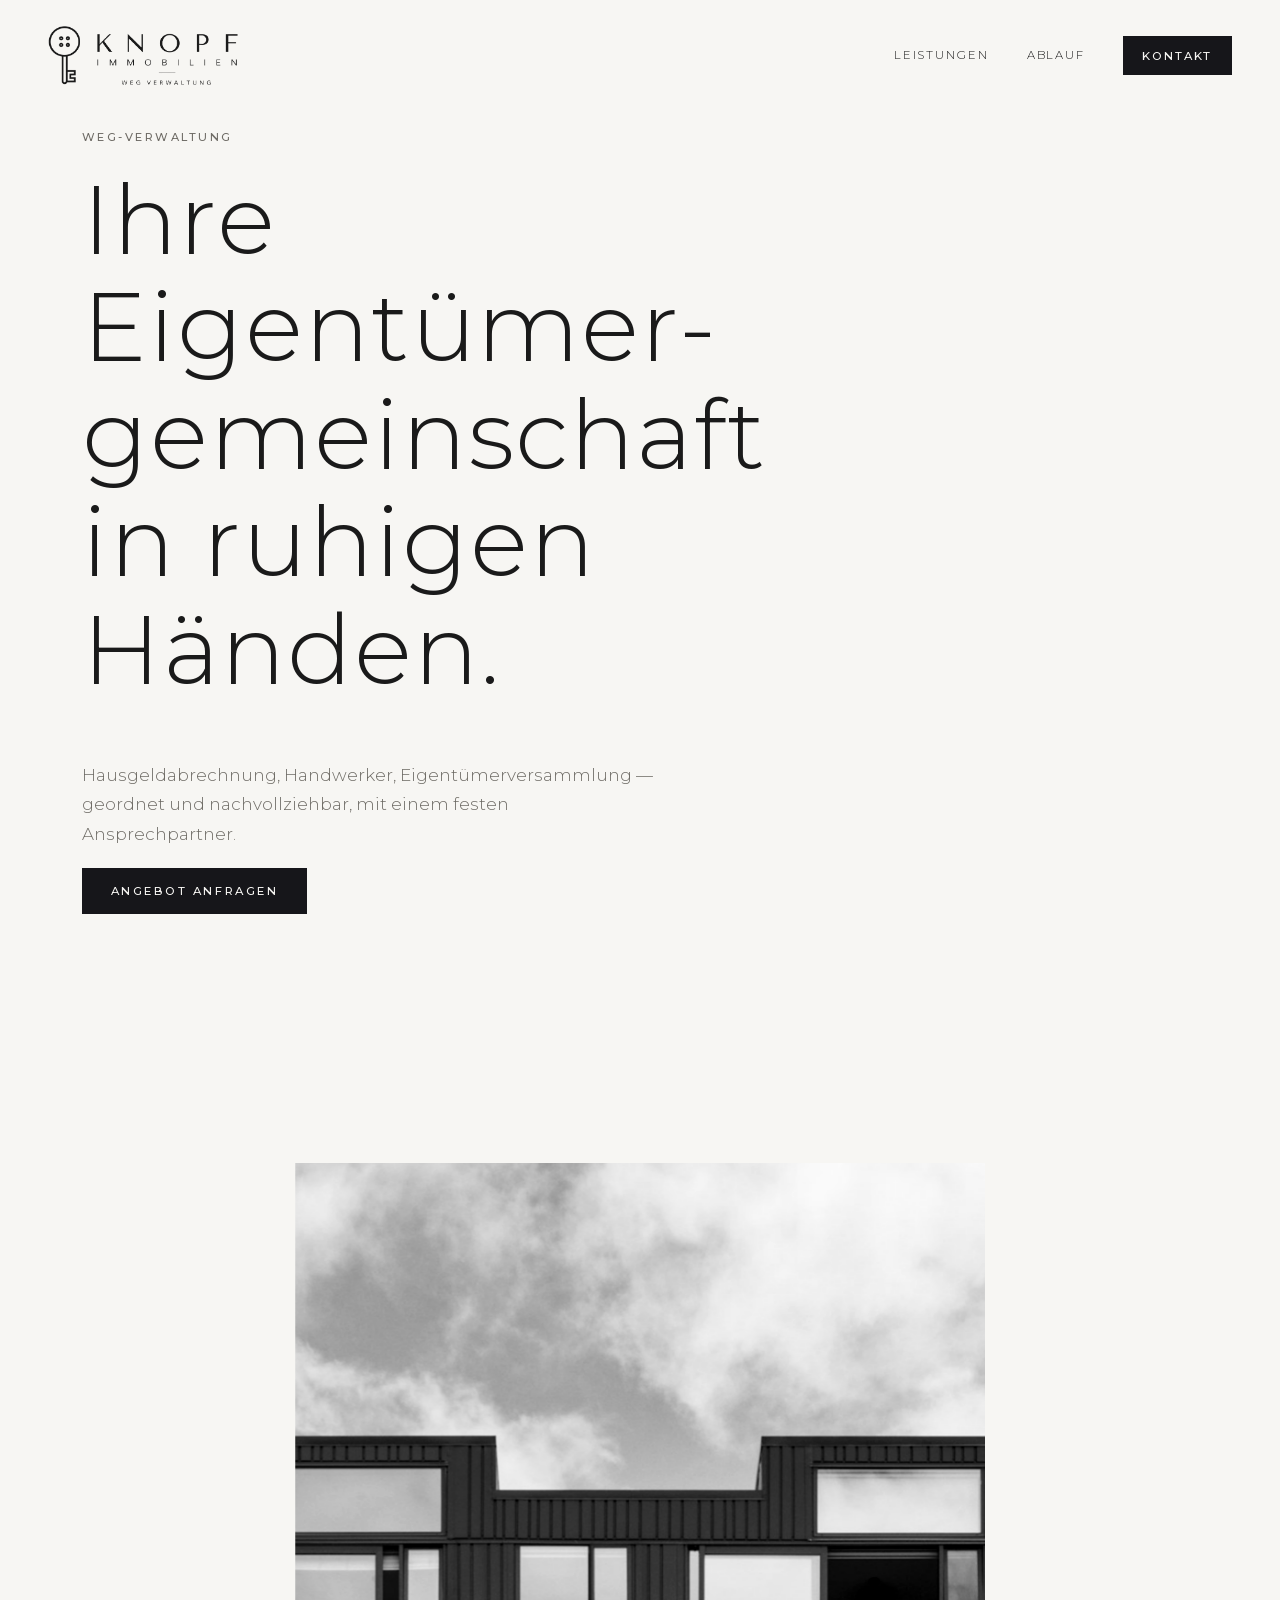
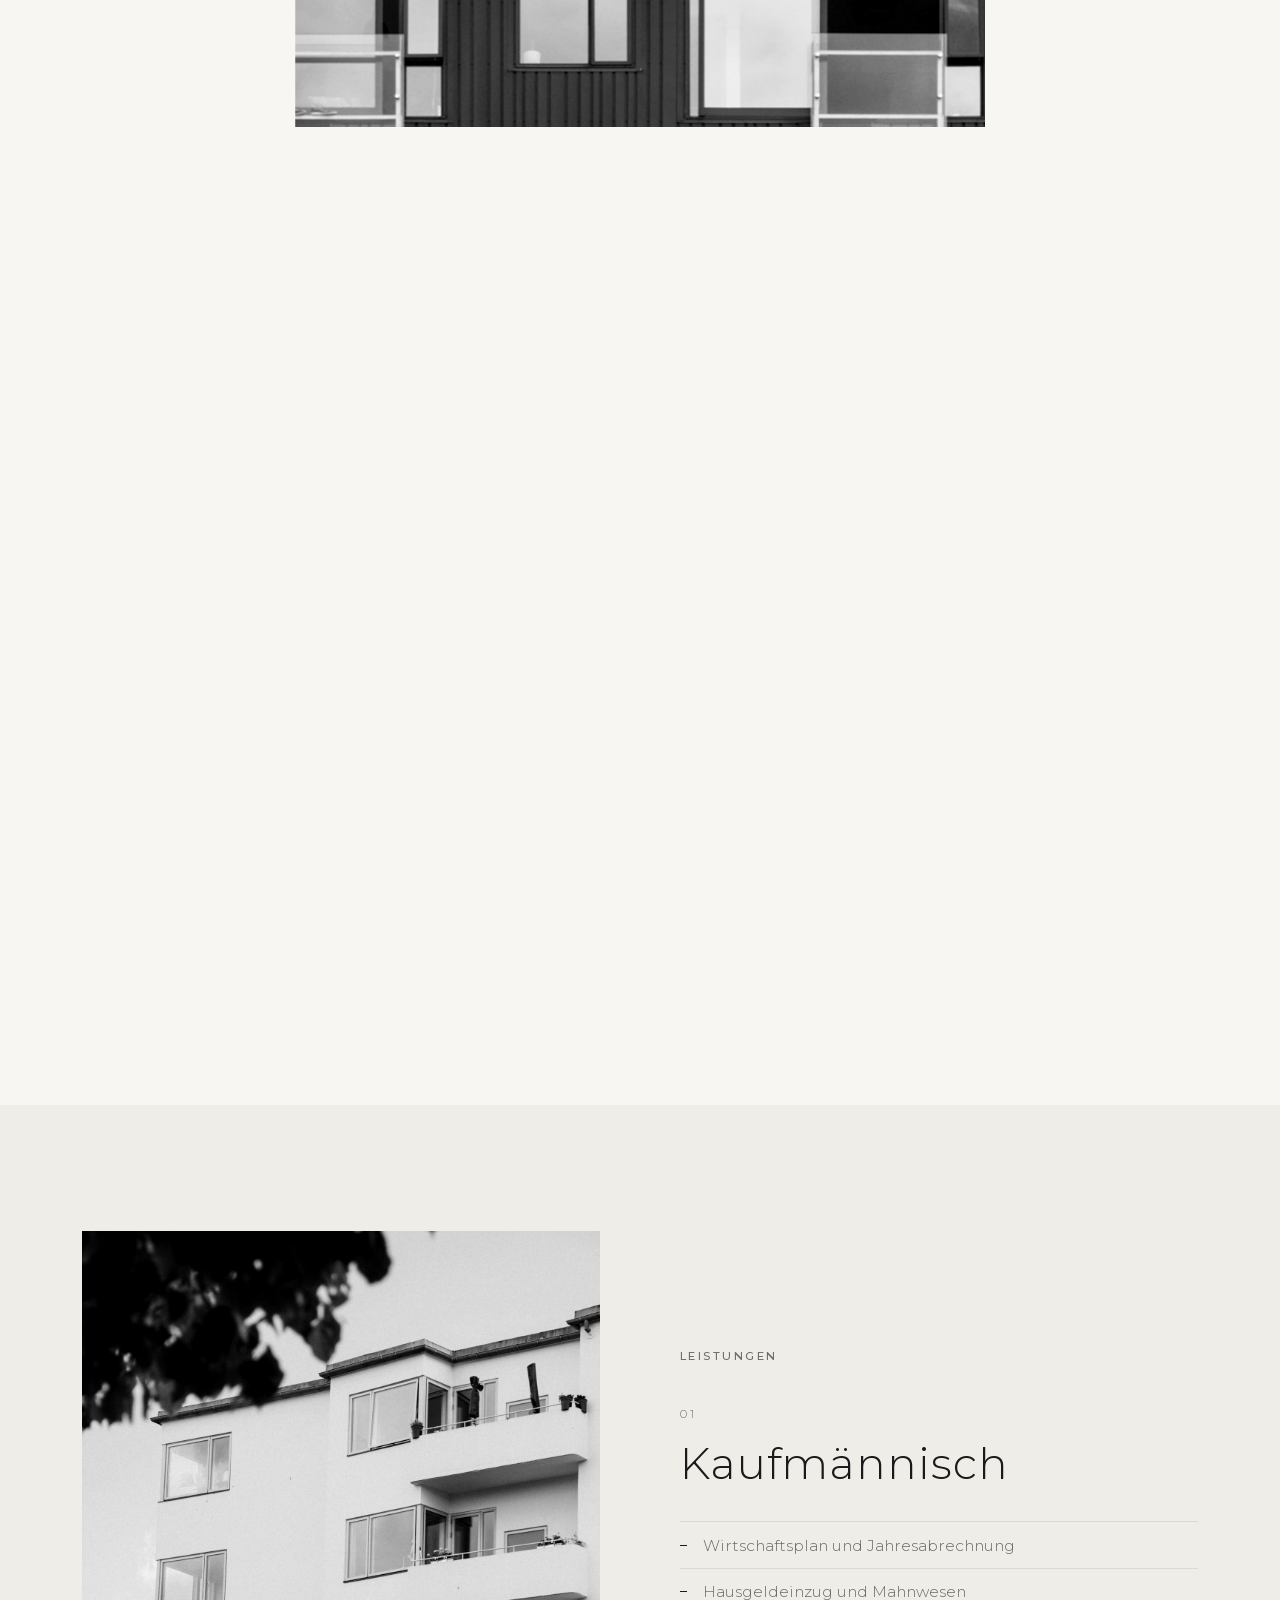
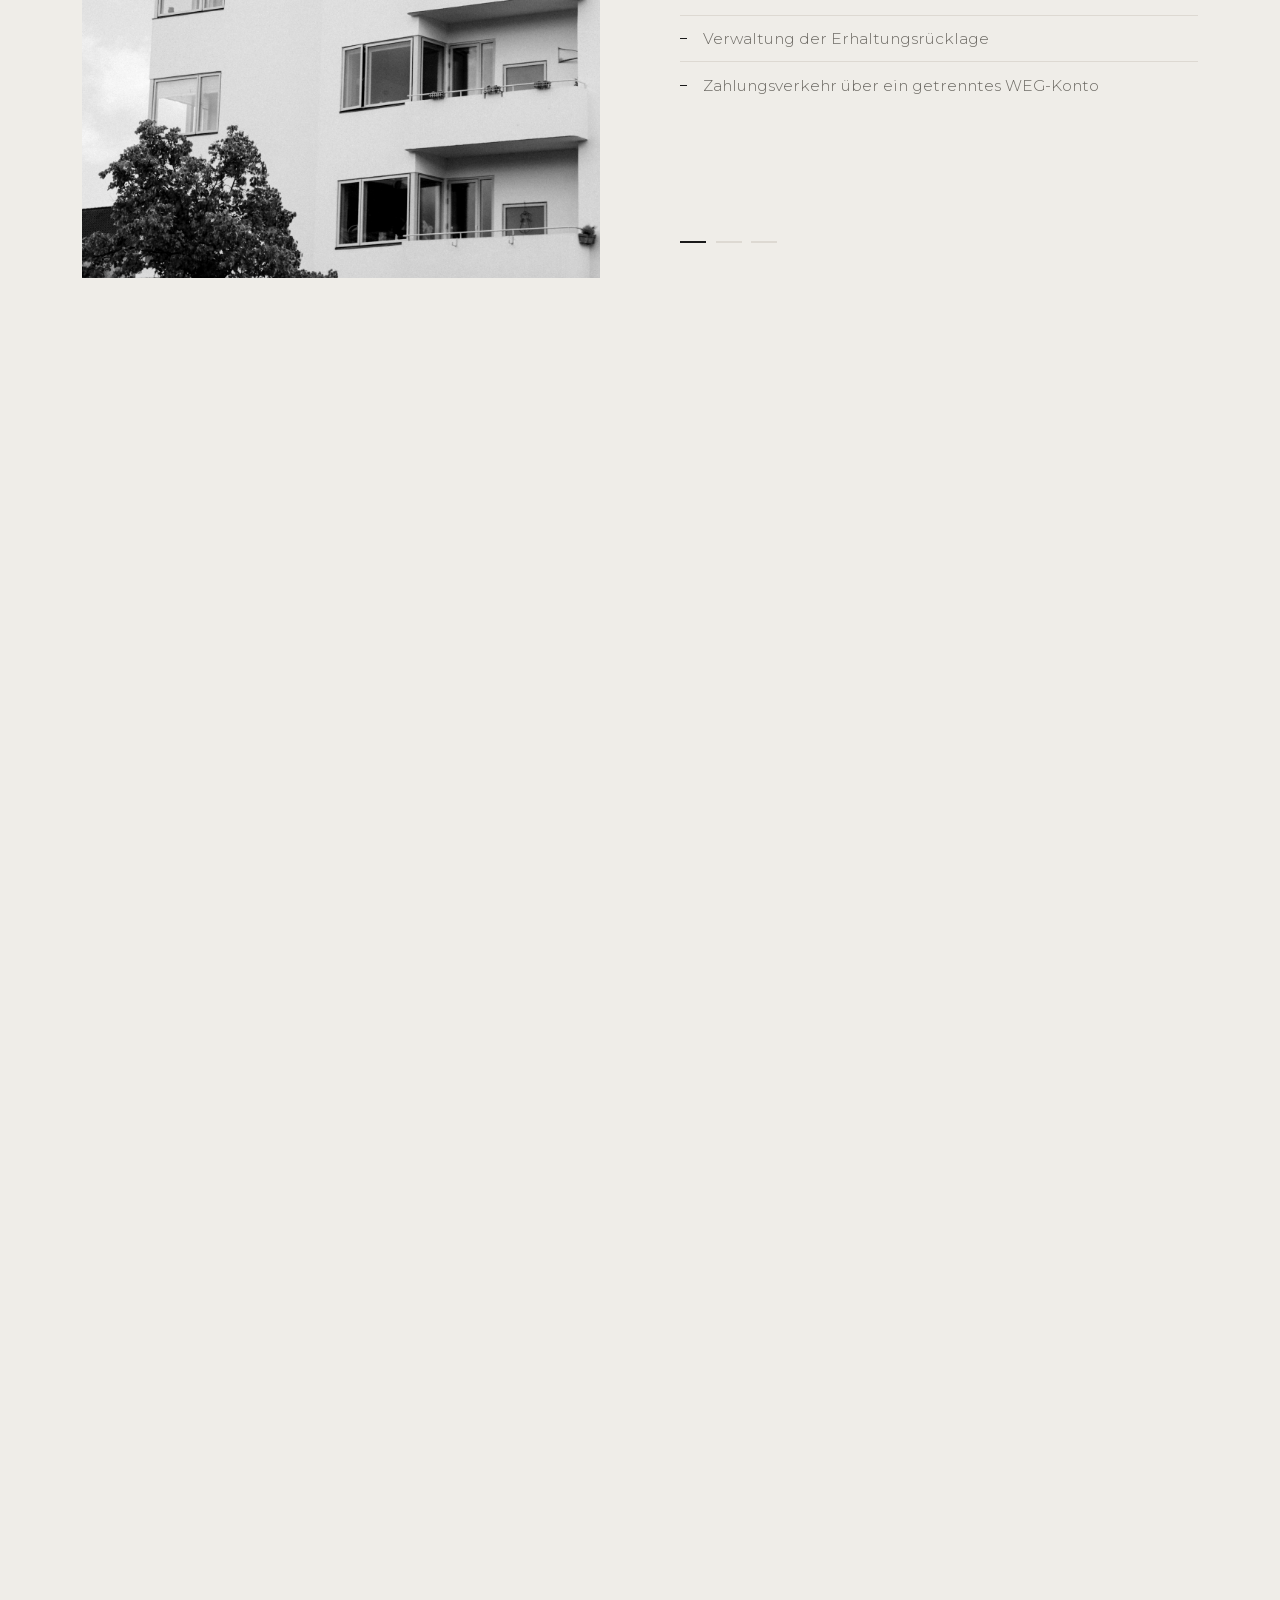
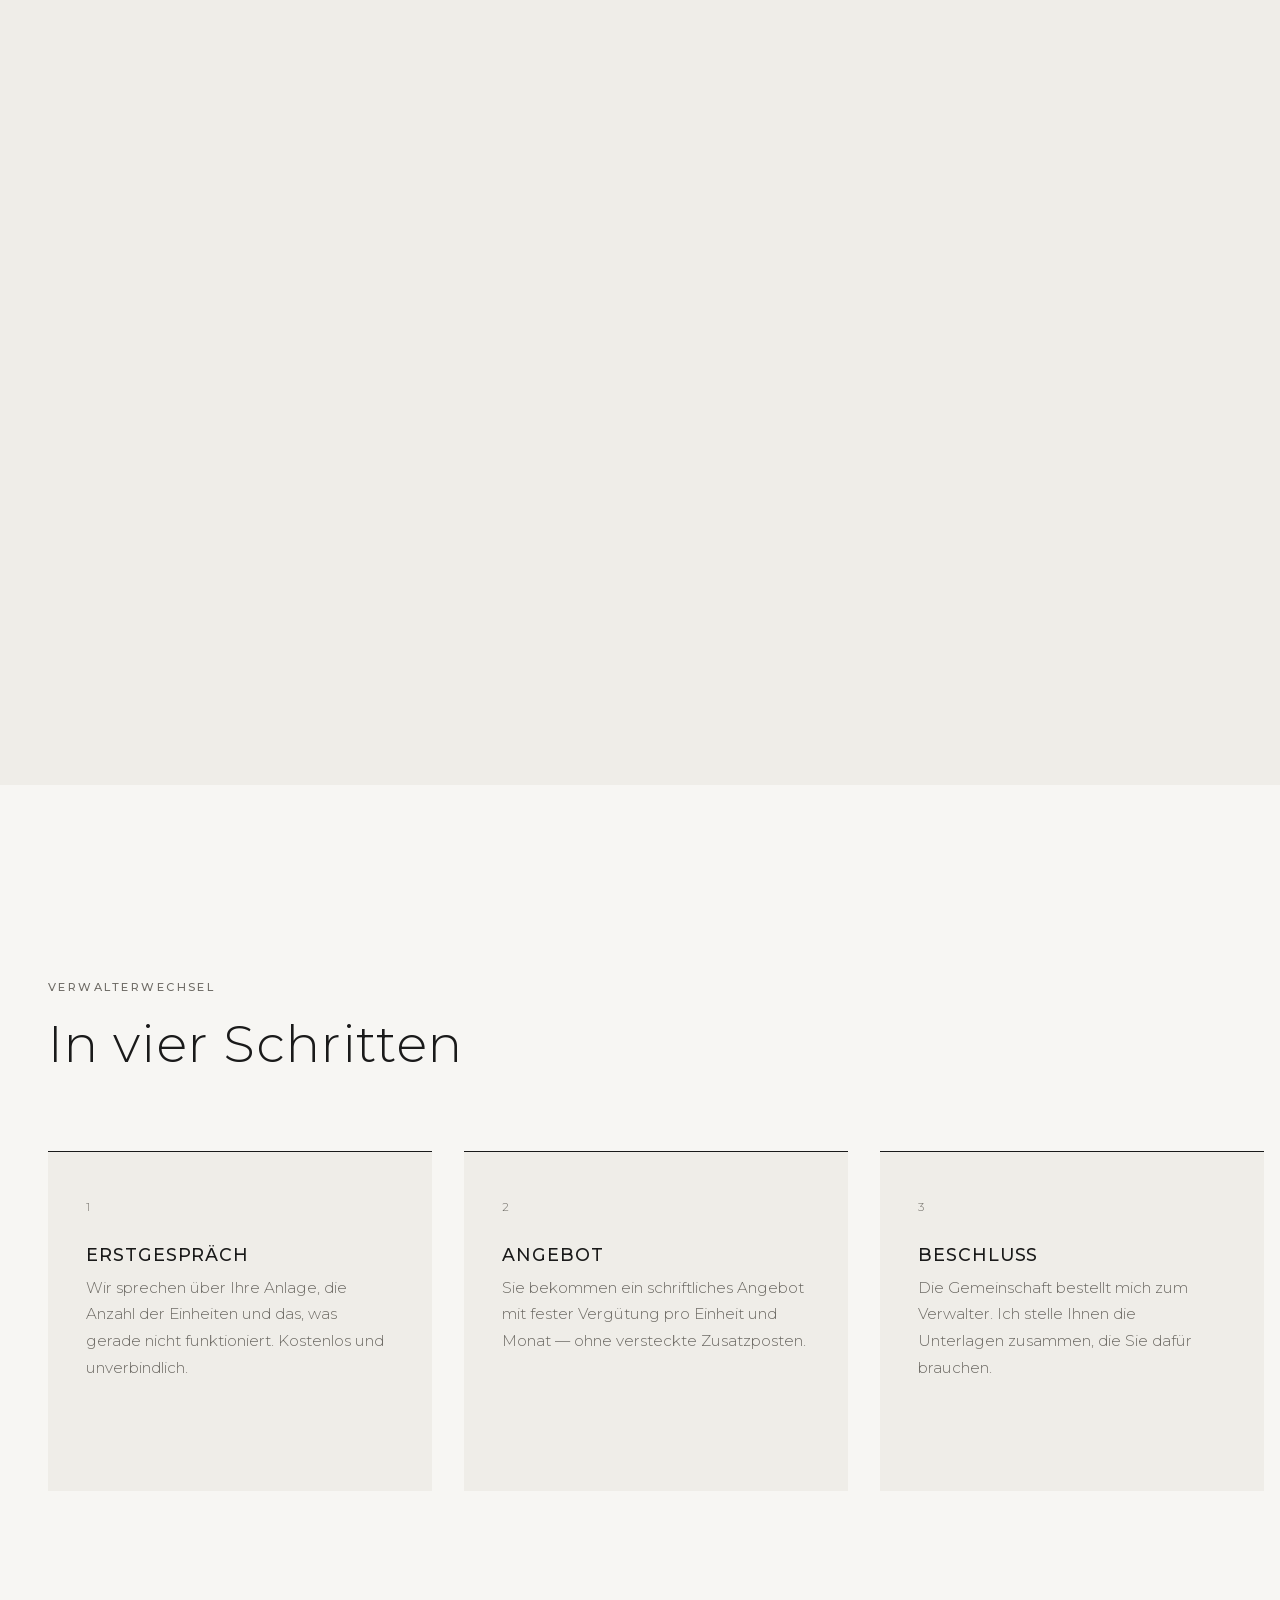
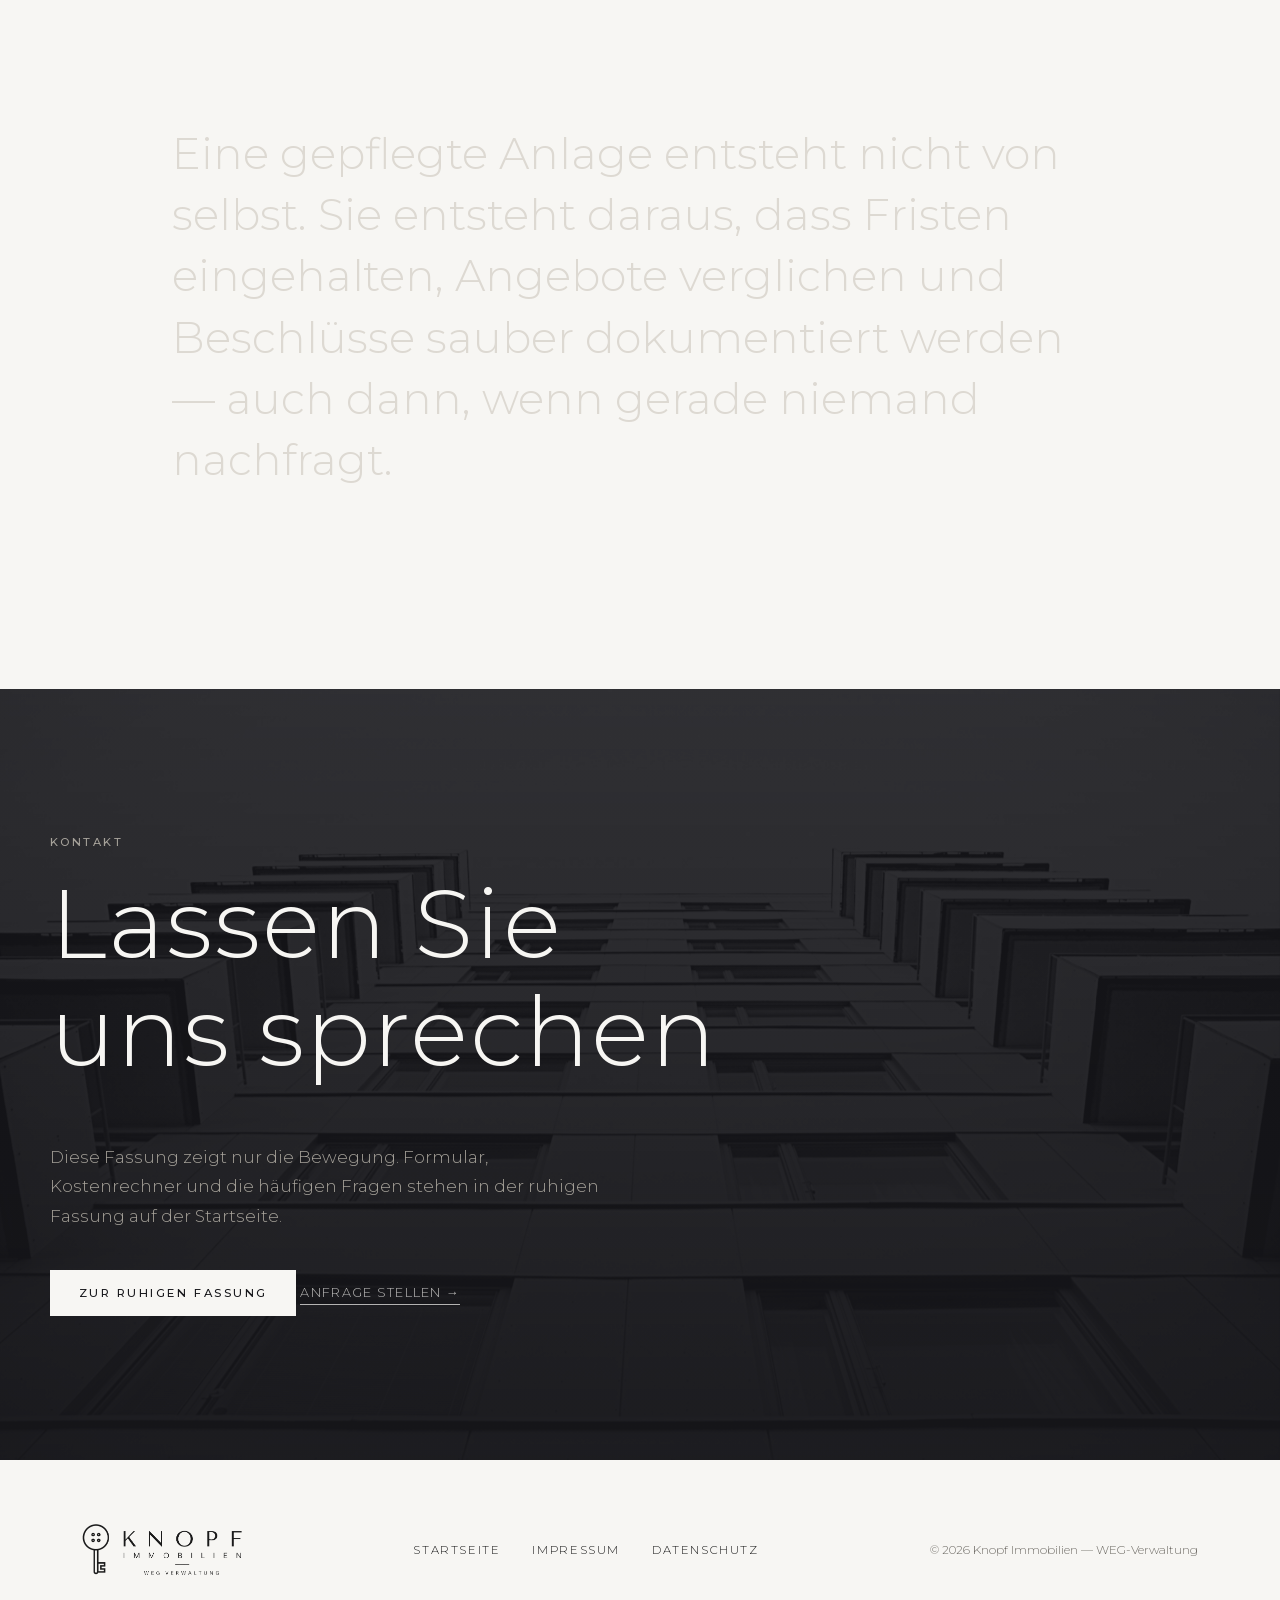
<file: bewegt.html>
<!doctype html>
<html lang="de">
<head>
<meta charset="utf-8">
<meta name="viewport" content="width=device-width, initial-scale=1">
<title>Knopf Immobilien — WEG-Verwaltung</title>
<meta name="robots" content="noindex, nofollow">
<link rel="stylesheet" href="schriften/schriften.css?v=d4e82f87">
<link rel="stylesheet" href="bewegt.css?v=f9a8f088">
</head>
<body>


<div class="fortschritt"><span id="lesefortschritt"></span></div>

<header class="kopf">
  <a class="kopf__logo" href="#start"><img src="bilder/logo-knopf.png" alt="Knopf Immobilien"></a>
  <nav class="kopf__nav">
    <a href="#leistungen">Leistungen</a>
    <a href="#ablauf">Ablauf</a>
    <a href="#kontakt" class="knopf knopf--klein magnet">Kontakt</a>
  </nav>
</header>

<!-- ══ Aufmacher: Zeilen steigen aus der Maske ══ -->
<section class="held" id="start">
  <div class="held__text">
    <p class="ober zeile">WEG-Verwaltung</p>
    <h1 class="spalten">
      <span class="zeile">Ihre</span>
      <span class="zeile">Eigentümer&shy;-</span>
      <span class="zeile">gemeinschaft</span>
      <span class="zeile">in ruhigen</span>
      <span class="zeile">Händen.</span>
    </h1>
    <p class="fuehrung zeile">
      Hausgeldabrechnung, Handwerker, Eigentümerversammlung — geordnet und
      nachvollziehbar, mit einem festen Ansprechpartner.
    </p>
    <div class="zeile">
      <a href="#kontakt" class="knopf magnet">Angebot anfragen</a>
    </div>
  </div>

  <figure class="held__bild enthuellen">
    <img src="bilder/jim-knopf-portrait.jpg" alt="Jim Knopf, Inhaber">
  </figure>
</section>

<!-- ══ Band, das beim Scrollen aufgeht ══ -->
<section class="weite" id="weite">
  <div class="weite__rahmen">
    <img src="bilder/fassade-himmel.jpg" alt="">
    <div class="weite__raster"></div>
    <div class="weite__schrift">
      <span class="weite__gross">Knopf Immobilien</span>
      <span class="weite__klein">Ihre Hausverwaltung</span>
    </div>
  </div>
</section>

<!-- ══ Angeheftete Leistungen ══ -->
<section class="haft" id="leistungen">
  <div class="haft__buehne">
    <div class="haft__bild">
      <img data-bild="0" class="ist-da" src="bilder/wohnhaus.jpg" alt="">
      <img data-bild="1" src="bilder/treppe-weiss.jpg" alt="">
      <img data-bild="2" src="bilder/fassade-untersicht.jpg" alt="">
    </div>

    <div class="haft__text">
      <p class="ober">Leistungen</p>

      <article class="haft__teil ist-da" data-teil="0">
        <span class="haft__nr">01</span>
        <h2>Kaufmännisch</h2>
        <ul>
          <li>Wirtschaftsplan und Jahresabrechnung</li>
          <li>Hausgeldeinzug und Mahnwesen</li>
          <li>Verwaltung der Erhaltungsrücklage</li>
          <li>Zahlungsverkehr über ein getrenntes WEG-Konto</li>
        </ul>
      </article>

      <article class="haft__teil" data-teil="1">
        <span class="haft__nr">02</span>
        <h2>Technisch</h2>
        <ul>
          <li>Regelmäßige Objektbegehungen</li>
          <li>Beauftragung und Kontrolle von Handwerkern</li>
          <li>Instandhaltung planen und begleiten</li>
          <li>Wartungs- und Prüffristen im Blick behalten</li>
        </ul>
      </article>

      <article class="haft__teil" data-teil="2">
        <span class="haft__nr">03</span>
        <h2>Organisatorisch</h2>
        <ul>
          <li>Eigentümerversammlung vorbereiten und leiten</li>
          <li>Beschlüsse umsetzen und dokumentieren</li>
          <li>Beschluss-Sammlung führen</li>
          <li>Verträge mit Dienstleistern verhandeln</li>
        </ul>
      </article>

      <div class="haft__punkte">
        <span class="ist-da"></span><span></span><span></span>
      </div>
    </div>
  </div>
</section>

<!-- ══ Ablauf läuft seitwärts ══ -->
<section class="quer" id="ablauf">
  <div class="quer__buehne">
    <div class="quer__kopf">
      <p class="ober">Verwalterwechsel</p>
      <h2>In vier Schritten</h2>
    </div>
    <div class="quer__bahn">
      <article class="quer__karte">
        <span class="quer__nr">1</span>
        <h3>Erstgespräch</h3>
        <p>Wir sprechen über Ihre Anlage, die Anzahl der Einheiten und das, was gerade nicht funktioniert. Kostenlos und unverbindlich.</p>
      </article>
      <article class="quer__karte">
        <span class="quer__nr">2</span>
        <h3>Angebot</h3>
        <p>Sie bekommen ein schriftliches Angebot mit fester Vergütung pro Einheit und Monat — ohne versteckte Zusatzposten.</p>
      </article>
      <article class="quer__karte">
        <span class="quer__nr">3</span>
        <h3>Beschluss</h3>
        <p>Die Gemeinschaft bestellt mich zum Verwalter. Ich stelle Ihnen die Unterlagen zusammen, die Sie dafür brauchen.</p>
      </article>
      <article class="quer__karte">
        <span class="quer__nr">4</span>
        <h3>Übernahme</h3>
        <p>Ich fordere die Unterlagen beim bisherigen Verwalter an, prüfe Konten und Rücklagen und führe die Verwaltung fort.</p>
      </article>
      <article class="quer__karte quer__karte--tat">
        <h3>Reden wir darüber</h3>
        <p>Sagen Sie mir, um welche Anlage es geht — ich melde mich mit einer konkreten Einschätzung.</p>
        <a href="#kontakt" class="knopf magnet">Zum Kontakt</a>
      </article>
    </div>
  </div>
</section>

<!-- ══ Satz, der sich Wort für Wort aufhellt ══ -->
<section class="satz" id="anspruch">
  <p class="satz__text">
    Eine gepflegte Anlage entsteht nicht von selbst. Sie entsteht daraus, dass
    Fristen eingehalten, Angebote verglichen und Beschlüsse sauber dokumentiert
    werden — auch dann, wenn gerade niemand nachfragt.
  </p>
</section>

<!-- ══ Kontakt ══ -->
<section class="schluss" id="kontakt">
  <img class="schluss__grund" src="bilder/fassade-untersicht.jpg" alt="">
  <div class="schluss__inhalt">
    <p class="ober">Kontakt</p>
    <h2 class="spalten">
      <span class="zeile">Lassen Sie</span>
      <span class="zeile">uns sprechen</span>
    </h2>
    <p class="fuehrung zeile">
      Diese Fassung zeigt nur die Bewegung. Formular, Kostenrechner und die
      häufigen Fragen stehen in der ruhigen Fassung auf der Startseite.
    </p>
    <div class="zeile schluss__wege">
      <a href="index.html" class="knopf magnet">Zur ruhigen Fassung</a>
      <a href="index.html#kontakt" class="verweis">Anfrage stellen →</a>
    </div>
  </div>
</section>

<footer class="fuss">
  <img class="fuss__logo" src="bilder/logo-knopf.png" alt="Knopf Immobilien">
  <nav class="fuss__nav">
    <a href="index.html">Startseite</a>
    <a href="impressum.html">Impressum</a>
    <a href="datenschutz.html">Datenschutz</a>
  </nav>
  <p class="fuss__zeile">© 2026 Knopf Immobilien — WEG-Verwaltung</p>
</footer>

<script src="bewegt.js?v=c744c162" defer></script>
</body>
</html>
</file>
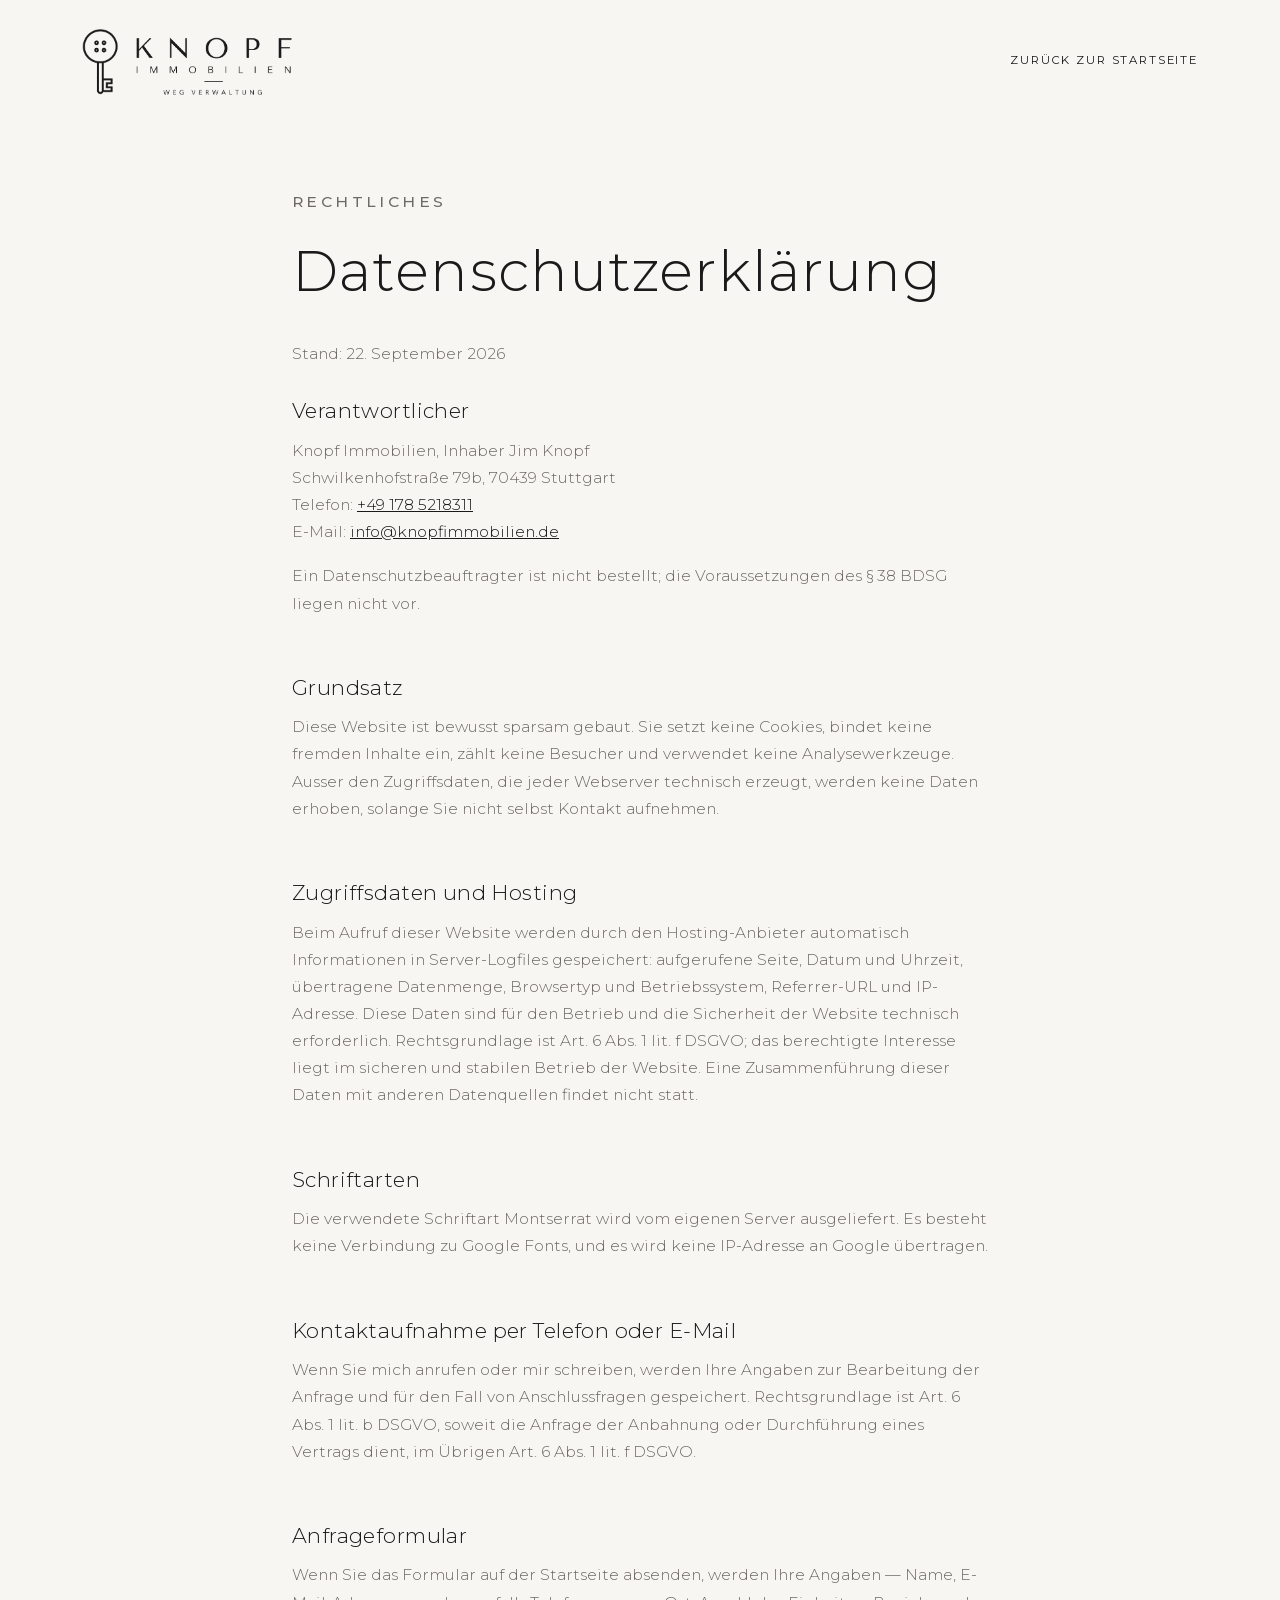
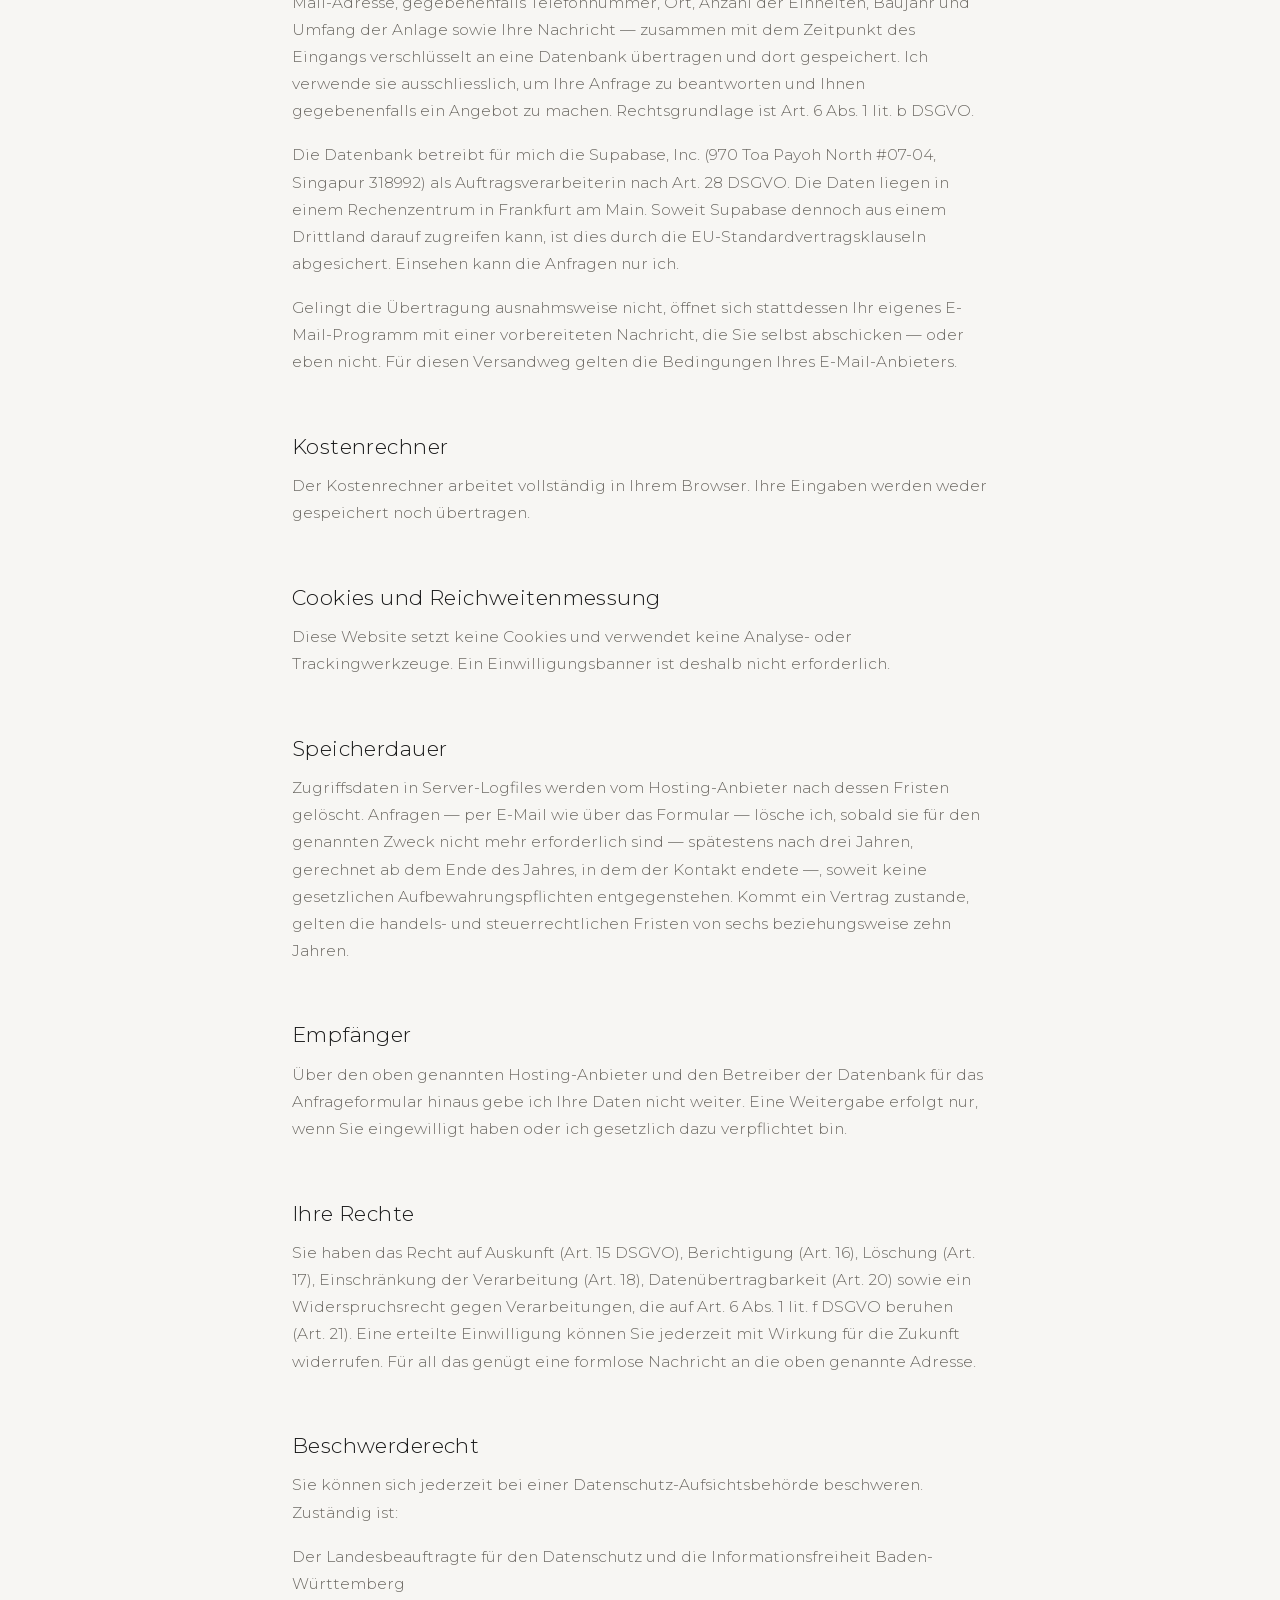
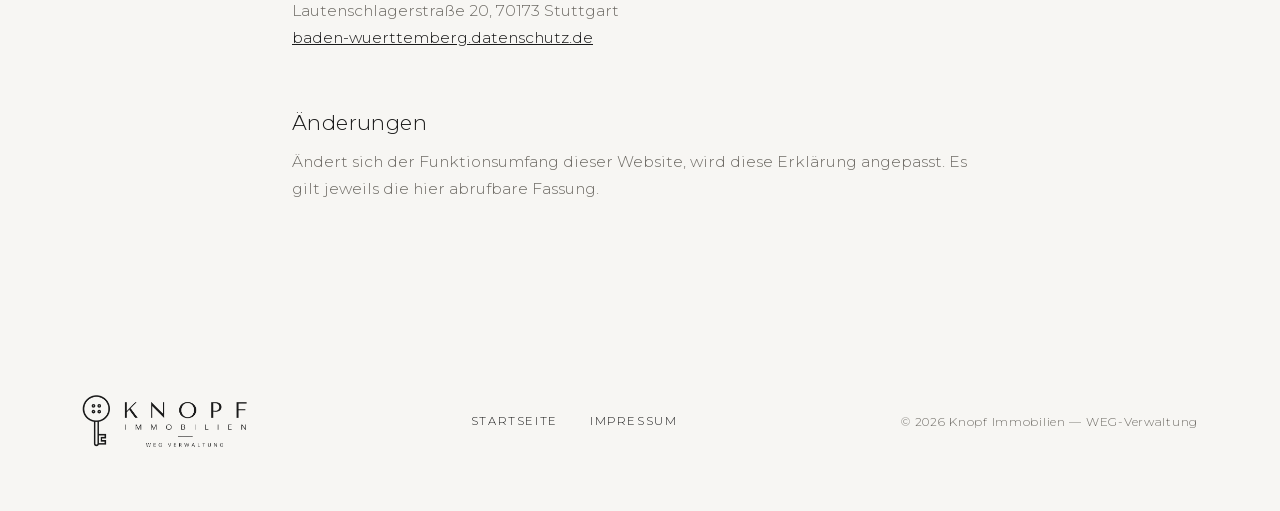
<file: datenschutz.html>
<!doctype html>
<html lang="de">
<head>
<meta charset="utf-8">
<meta name="viewport" content="width=device-width, initial-scale=1">
<title>Datenschutz — Knopf Immobilien</title>
<link rel="canonical" href="https://knopfimmobilien.de/datenschutz.html">
<link rel="icon" href="favicon.ico" sizes="32x32">
<link rel="icon" href="bilder/favicon-512.png" type="image/png" sizes="512x512">
<link rel="apple-touch-icon" href="bilder/apple-touch-icon.png">
<meta name="theme-color" content="#F7F6F3" media="(prefers-color-scheme: light)">
<meta name="theme-color" content="#16161A" media="(prefers-color-scheme: dark)">
<meta property="og:type" content="website">
<meta property="og:site_name" content="Knopf Immobilien">
<meta property="og:locale" content="de_DE">
<meta property="og:url" content="https://knopfimmobilien.de/datenschutz.html">
<meta property="og:title" content="Datenschutzerklärung — Knopf Immobilien">
<meta property="og:description" content="Wie Knopf Immobilien mit personenbezogenen Daten umgeht.">
<meta property="og:image" content="https://knopfimmobilien.de/bilder/vorschau.jpg">
<meta property="og:image:width" content="1200">
<meta property="og:image:height" content="630">
<meta property="og:image:alt" content="Knopf Immobilien — WEG-Verwaltung">
<meta name="twitter:card" content="summary_large_image">
<link rel="stylesheet" href="schriften/schriften.css?v=d4e82f87">
<link rel="stylesheet" href="stil.css?v=c60c1807">
</head>
<body>

<header class="kopf">
  <a class="kopf__logo" href="index.html" aria-label="Knopf Immobilien — Startseite">
    <img src="bilder/logo-knopf.png" alt="Knopf Immobilien — WEG-Verwaltung">
  </a>
  <nav class="kopf__nav"><a href="index.html">Zurück zur Startseite</a></nav>
</header>

<main class="recht">
  <p class="ober">Rechtliches</p>
  <h1>Datenschutz&shy;erklärung</h1>

  <p>
    Stand: 22. September 2026
  </p>

  <h2>Verantwortlicher</h2>
  <p>
    Knopf Immobilien, Inhaber Jim Knopf<br>
    Schwilkenhofstraße 79b, 70439 Stuttgart<br>
    Telefon: <a href="tel:+491785218311">+49 178 5218311</a><br>
    E-Mail: <a href="mailto:info@knopfimmobilien.de">info@knopfimmobilien.de</a>
  </p>
  <p>
    Ein Datenschutzbeauftragter ist nicht bestellt; die Voraussetzungen des
    § 38 BDSG liegen nicht vor.
  </p>

  <h2>Grundsatz</h2>
  <p>
    Diese Website ist bewusst sparsam gebaut. Sie setzt keine Cookies, bindet
    keine fremden Inhalte ein, zählt keine Besucher und verwendet keine
    Analysewerkzeuge. Ausser den Zugriffsdaten, die jeder Webserver technisch
    erzeugt, werden keine Daten erhoben, solange Sie nicht selbst Kontakt
    aufnehmen.
  </p>

  <h2>Zugriffsdaten und Hosting</h2>
  <p>
    Beim Aufruf dieser Website werden durch den Hosting-Anbieter automatisch
    Informationen in Server-Logfiles gespeichert: aufgerufene Seite, Datum und
    Uhrzeit, übertragene Datenmenge, Browsertyp und Betriebssystem,
    Referrer-URL und IP-Adresse. Diese Daten sind für den Betrieb und die
    Sicherheit der Website technisch erforderlich. Rechtsgrundlage ist Art. 6
    Abs. 1 lit. f DSGVO; das berechtigte Interesse liegt im sicheren und
    stabilen Betrieb der Website. Eine Zusammenführung dieser Daten mit
    anderen Datenquellen findet nicht statt.
  </p>
  <h2>Schriftarten</h2>
  <p>
    Die verwendete Schriftart Montserrat wird vom eigenen Server ausgeliefert.
    Es besteht keine Verbindung zu Google Fonts, und es wird keine IP-Adresse
    an Google übertragen.
  </p>

  <h2>Kontaktaufnahme per Telefon oder E-Mail</h2>
  <p>
    Wenn Sie mich anrufen oder mir schreiben, werden Ihre Angaben zur
    Bearbeitung der Anfrage und für den Fall von Anschlussfragen gespeichert.
    Rechtsgrundlage ist Art. 6 Abs. 1 lit. b DSGVO, soweit die Anfrage der
    Anbahnung oder Durchführung eines Vertrags dient, im Übrigen Art. 6 Abs. 1
    lit. f DSGVO.
  </p>

  <h2>Anfrageformular</h2>
  <p>
    Wenn Sie das Formular auf der Startseite absenden, werden Ihre Angaben —
    Name, E-Mail-Adresse, gegebenenfalls Telefonnummer, Ort, Anzahl der
    Einheiten, Baujahr und Umfang der Anlage sowie Ihre Nachricht — zusammen
    mit dem Zeitpunkt des Eingangs verschlüsselt an eine Datenbank übertragen
    und dort gespeichert. Ich verwende sie ausschliesslich, um Ihre Anfrage zu
    beantworten und Ihnen gegebenenfalls ein Angebot zu machen.
    Rechtsgrundlage ist Art. 6 Abs. 1 lit. b DSGVO.
  </p>
  <p>
    Die Datenbank betreibt für mich die Supabase, Inc. (970 Toa Payoh North
    #07-04, Singapur 318992) als Auftragsverarbeiterin nach Art. 28 DSGVO.
    Die Daten liegen in einem Rechenzentrum in Frankfurt am Main. Soweit
    Supabase dennoch aus einem Drittland darauf zugreifen kann, ist dies
    durch die EU-Standardvertragsklauseln abgesichert. Einsehen kann die
    Anfragen nur ich.
  </p>
  <p>
    Gelingt die Übertragung ausnahmsweise nicht, öffnet sich stattdessen Ihr
    eigenes E-Mail-Programm mit einer vorbereiteten Nachricht, die Sie selbst
    abschicken — oder eben nicht. Für diesen Versandweg gelten die
    Bedingungen Ihres E-Mail-Anbieters.
  </p>

  <h2>Kostenrechner</h2>
  <p>
    Der Kostenrechner arbeitet vollständig in Ihrem Browser. Ihre Eingaben
    werden weder gespeichert noch übertragen.
  </p>

  <h2>Cookies und Reichweitenmessung</h2>
  <p>
    Diese Website setzt keine Cookies und verwendet keine Analyse- oder
    Trackingwerkzeuge. Ein Einwilligungsbanner ist deshalb nicht erforderlich.
  </p>

  <h2>Speicherdauer</h2>
  <p>
    Zugriffsdaten in Server-Logfiles werden vom Hosting-Anbieter nach dessen
    Fristen gelöscht. Anfragen — per E-Mail wie über das Formular — lösche ich, sobald sie für den
    genannten Zweck nicht mehr erforderlich sind — spätestens nach drei Jahren,
    gerechnet ab dem Ende des Jahres, in dem der Kontakt endete —, soweit keine
    gesetzlichen Aufbewahrungspflichten entgegenstehen. Kommt ein Vertrag
    zustande, gelten die handels- und steuerrechtlichen Fristen von sechs
    beziehungsweise zehn Jahren.
  </p>

  <h2>Empfänger</h2>
  <p>
    Über den oben genannten Hosting-Anbieter und den Betreiber der Datenbank
    für das Anfrageformular hinaus gebe ich Ihre Daten nicht weiter. Eine Weitergabe erfolgt nur, wenn Sie eingewilligt haben oder ich
    gesetzlich dazu verpflichtet bin.
  </p>

  <h2>Ihre Rechte</h2>
  <p>
    Sie haben das Recht auf Auskunft (Art. 15 DSGVO), Berichtigung (Art. 16),
    Löschung (Art. 17), Einschränkung der Verarbeitung (Art. 18),
    Datenübertragbarkeit (Art. 20) sowie ein Widerspruchsrecht gegen
    Verarbeitungen, die auf Art. 6 Abs. 1 lit. f DSGVO beruhen (Art. 21).
    Eine erteilte Einwilligung können Sie jederzeit mit Wirkung für die Zukunft
    widerrufen. Für all das genügt eine formlose Nachricht an die oben genannte
    Adresse.
  </p>

  <h2>Beschwerderecht</h2>
  <p>
    Sie können sich jederzeit bei einer Datenschutz-Aufsichtsbehörde beschweren.
    Zuständig ist:
  </p>
  <p>
    Der Landesbeauftragte für den Datenschutz und die Informationsfreiheit
    Baden-Württemberg<br>
    Lautenschlagerstraße 20, 70173 Stuttgart<br>
    <a href="https://www.baden-wuerttemberg.datenschutz.de" rel="noopener">baden-wuerttemberg.datenschutz.de</a>
  </p>

  <h2>Änderungen</h2>
  <p>
    Ändert sich der Funktionsumfang dieser Website, wird diese Erklärung
    angepasst. Es gilt jeweils die hier abrufbare Fassung.
  </p>
</main>

<footer class="fuss">
  <img class="fuss__logo" src="bilder/logo-knopf.png" alt="Knopf Immobilien">
  <nav class="fuss__nav">
    <a href="index.html">Startseite</a>
    <a href="impressum.html">Impressum</a>
  </nav>
  <p class="fuss__zeile">© 2026 Knopf Immobilien — WEG-Verwaltung</p>
</footer>

</body>
</html>
</file>
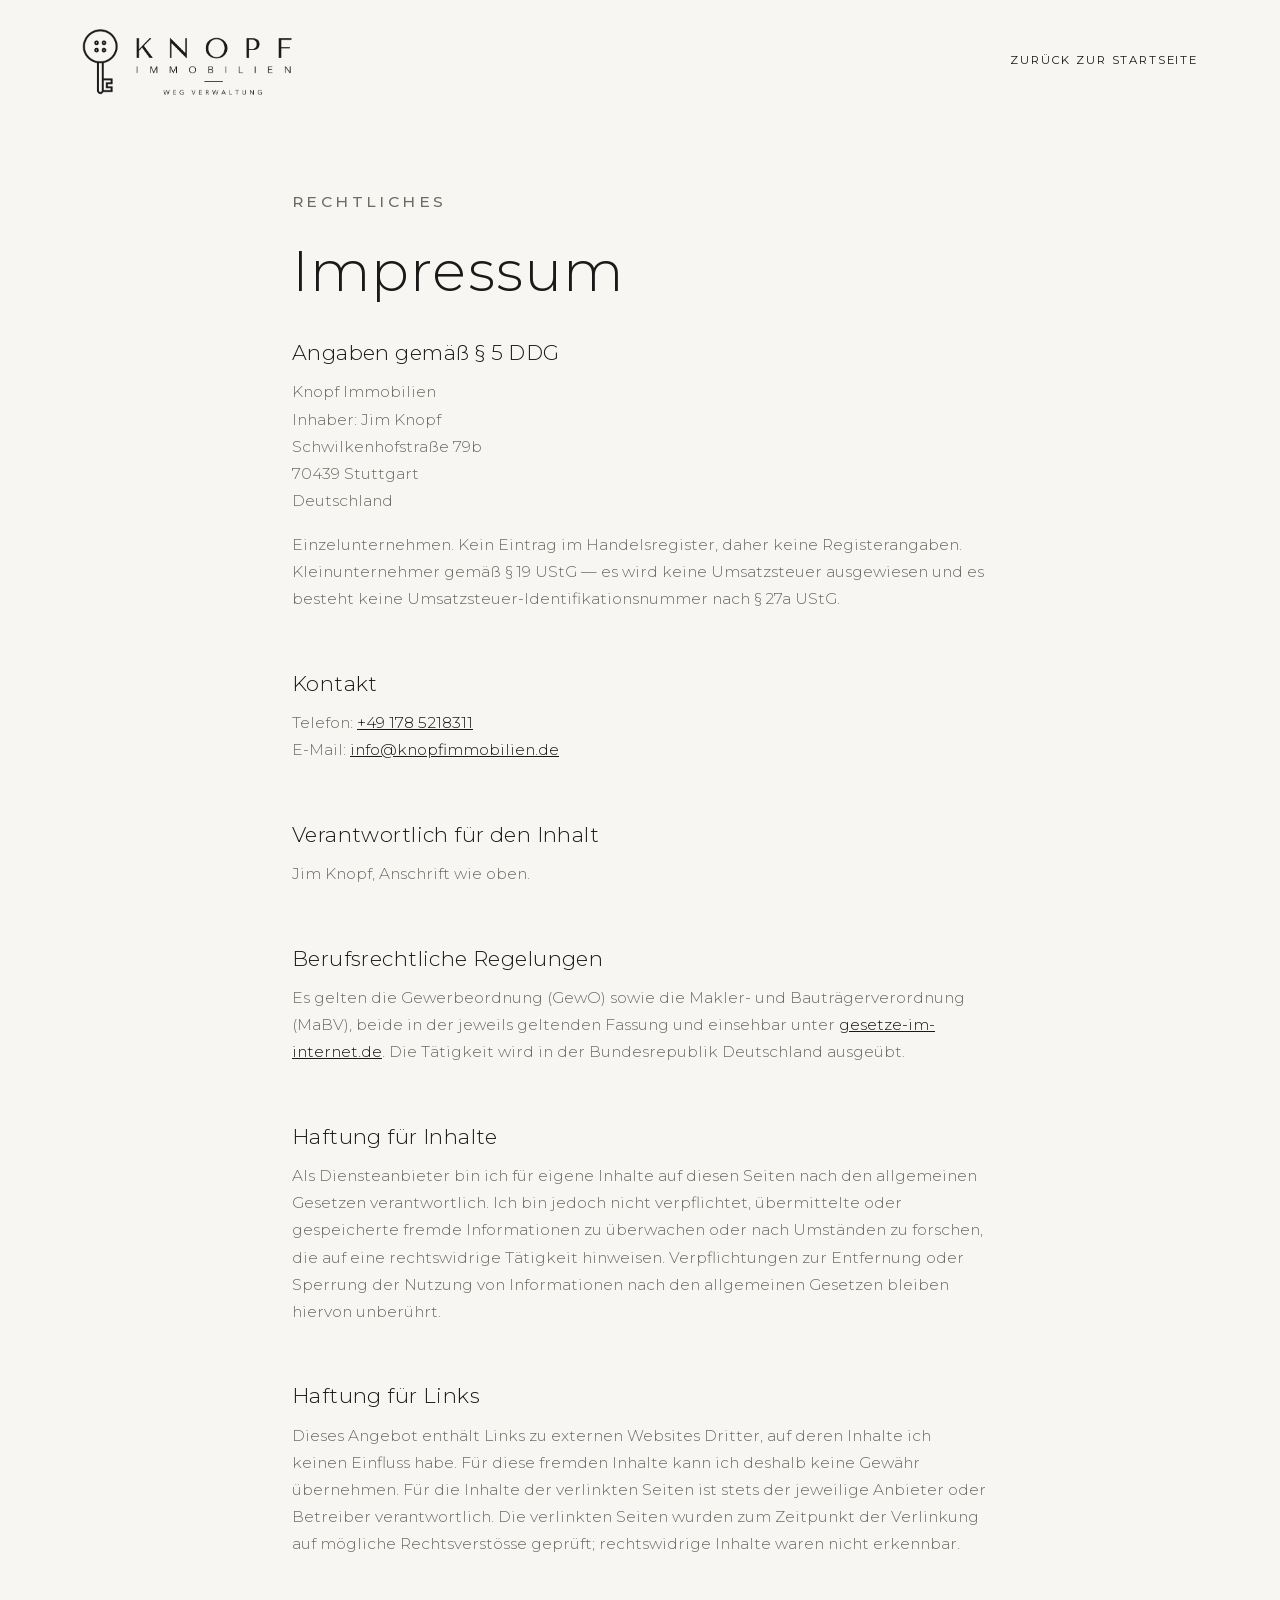
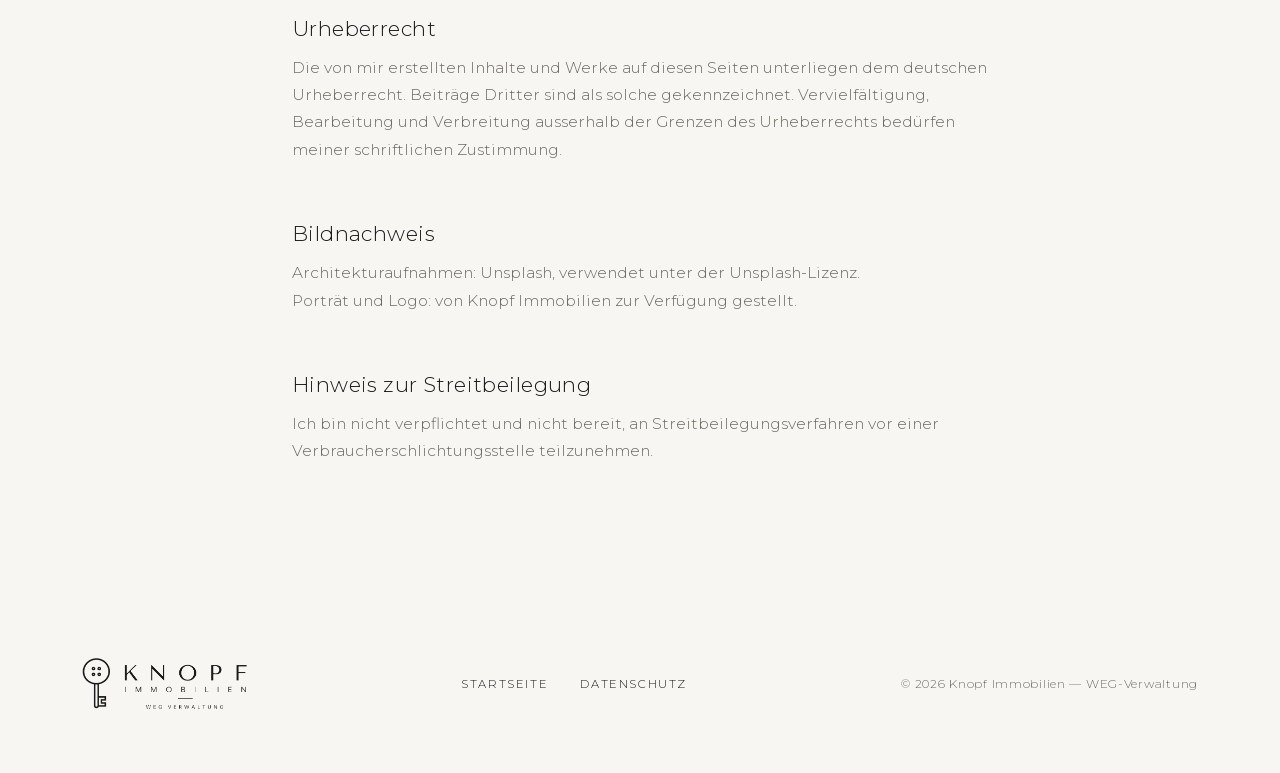
<file: impressum.html>
<!doctype html>
<html lang="de">
<head>
<meta charset="utf-8">
<meta name="viewport" content="width=device-width, initial-scale=1">
<title>Impressum — Knopf Immobilien</title>
<link rel="canonical" href="https://knopfimmobilien.de/impressum.html">
<link rel="icon" href="favicon.ico" sizes="32x32">
<link rel="icon" href="bilder/favicon-512.png" type="image/png" sizes="512x512">
<link rel="apple-touch-icon" href="bilder/apple-touch-icon.png">
<meta name="theme-color" content="#F7F6F3" media="(prefers-color-scheme: light)">
<meta name="theme-color" content="#16161A" media="(prefers-color-scheme: dark)">
<meta property="og:type" content="website">
<meta property="og:site_name" content="Knopf Immobilien">
<meta property="og:locale" content="de_DE">
<meta property="og:url" content="https://knopfimmobilien.de/impressum.html">
<meta property="og:title" content="Impressum — Knopf Immobilien">
<meta property="og:description" content="Anbieterkennzeichnung nach § 5 DDG für Knopf Immobilien, Inhaber Jim Knopf, Stuttgart.">
<meta property="og:image" content="https://knopfimmobilien.de/bilder/vorschau.jpg">
<meta property="og:image:width" content="1200">
<meta property="og:image:height" content="630">
<meta property="og:image:alt" content="Knopf Immobilien — WEG-Verwaltung">
<meta name="twitter:card" content="summary_large_image">
<link rel="stylesheet" href="schriften/schriften.css?v=d4e82f87">
<link rel="stylesheet" href="stil.css?v=c60c1807">
</head>
<body>

<header class="kopf">
  <a class="kopf__logo" href="index.html" aria-label="Knopf Immobilien — Startseite">
    <img src="bilder/logo-knopf.png" alt="Knopf Immobilien — WEG-Verwaltung">
  </a>
  <nav class="kopf__nav"><a href="index.html">Zurück zur Startseite</a></nav>
</header>

<main class="recht">
  <p class="ober">Rechtliches</p>
  <h1>Impressum</h1>

  <h2>Angaben gemäß § 5 DDG</h2>
  <p>
    Knopf Immobilien<br>
    Inhaber: Jim Knopf<br>
    Schwilkenhofstraße 79b<br>
    70439 Stuttgart<br>
    Deutschland
  </p>
  <p>
    Einzelunternehmen. Kein Eintrag im Handelsregister, daher keine
    Registerangaben. Kleinunternehmer gemäß § 19 UStG — es wird keine
    Umsatzsteuer ausgewiesen und es besteht keine
    Umsatzsteuer-Identifikationsnummer nach § 27a UStG.
  </p>

  <h2>Kontakt</h2>
  <p>
    Telefon: <a href="tel:+491785218311">+49 178 5218311</a><br>
    E-Mail: <a href="mailto:info@knopfimmobilien.de">info@knopfimmobilien.de</a>
  </p>

  <h2>Verantwortlich für den Inhalt</h2>
  <p>
    Jim Knopf, Anschrift wie oben.
  </p>

  <h2>Berufsrechtliche Regelungen</h2>
  <p>
    Es gelten die Gewerbeordnung (GewO) sowie die Makler- und
    Bauträgerverordnung (MaBV), beide in der jeweils geltenden Fassung und
    einsehbar unter
    <a href="https://www.gesetze-im-internet.de" rel="noopener">gesetze-im-internet.de</a>.
    Die Tätigkeit wird in der Bundesrepublik Deutschland ausgeübt.
  </p>

  <h2>Haftung für Inhalte</h2>
  <p>
    Als Diensteanbieter bin ich für eigene Inhalte auf diesen Seiten nach den
    allgemeinen Gesetzen verantwortlich. Ich bin jedoch nicht verpflichtet,
    übermittelte oder gespeicherte fremde Informationen zu überwachen oder nach
    Umständen zu forschen, die auf eine rechtswidrige Tätigkeit hinweisen.
    Verpflichtungen zur Entfernung oder Sperrung der Nutzung von Informationen
    nach den allgemeinen Gesetzen bleiben hiervon unberührt.
  </p>

  <h2>Haftung für Links</h2>
  <p>
    Dieses Angebot enthält Links zu externen Websites Dritter, auf deren Inhalte
    ich keinen Einfluss habe. Für diese fremden Inhalte kann ich deshalb keine
    Gewähr übernehmen. Für die Inhalte der verlinkten Seiten ist stets der
    jeweilige Anbieter oder Betreiber verantwortlich. Die verlinkten Seiten
    wurden zum Zeitpunkt der Verlinkung auf mögliche Rechtsverstösse geprüft;
    rechtswidrige Inhalte waren nicht erkennbar.
  </p>

  <h2>Urheberrecht</h2>
  <p>
    Die von mir erstellten Inhalte und Werke auf diesen Seiten unterliegen dem
    deutschen Urheberrecht. Beiträge Dritter sind als solche gekennzeichnet.
    Vervielfältigung, Bearbeitung und Verbreitung ausserhalb der Grenzen des
    Urheberrechts bedürfen meiner schriftlichen Zustimmung.
  </p>

  <h2>Bildnachweis</h2>
  <p>
    Architekturaufnahmen: Unsplash, verwendet unter der Unsplash-Lizenz.<br>
    Porträt und Logo: von Knopf Immobilien zur Verfügung gestellt.
  </p>

  <h2>Hinweis zur Streitbeilegung</h2>
  <p>
    Ich bin nicht verpflichtet und nicht bereit, an Streitbeilegungsverfahren
    vor einer Verbraucherschlichtungsstelle teilzunehmen.
  </p>
</main>

<footer class="fuss">
  <img class="fuss__logo" src="bilder/logo-knopf.png" alt="Knopf Immobilien">
  <nav class="fuss__nav">
    <a href="index.html">Startseite</a>
    <a href="datenschutz.html">Datenschutz</a>
  </nav>
  <p class="fuss__zeile">© 2026 Knopf Immobilien — WEG-Verwaltung</p>
</footer>

</body>
</html>
</file>
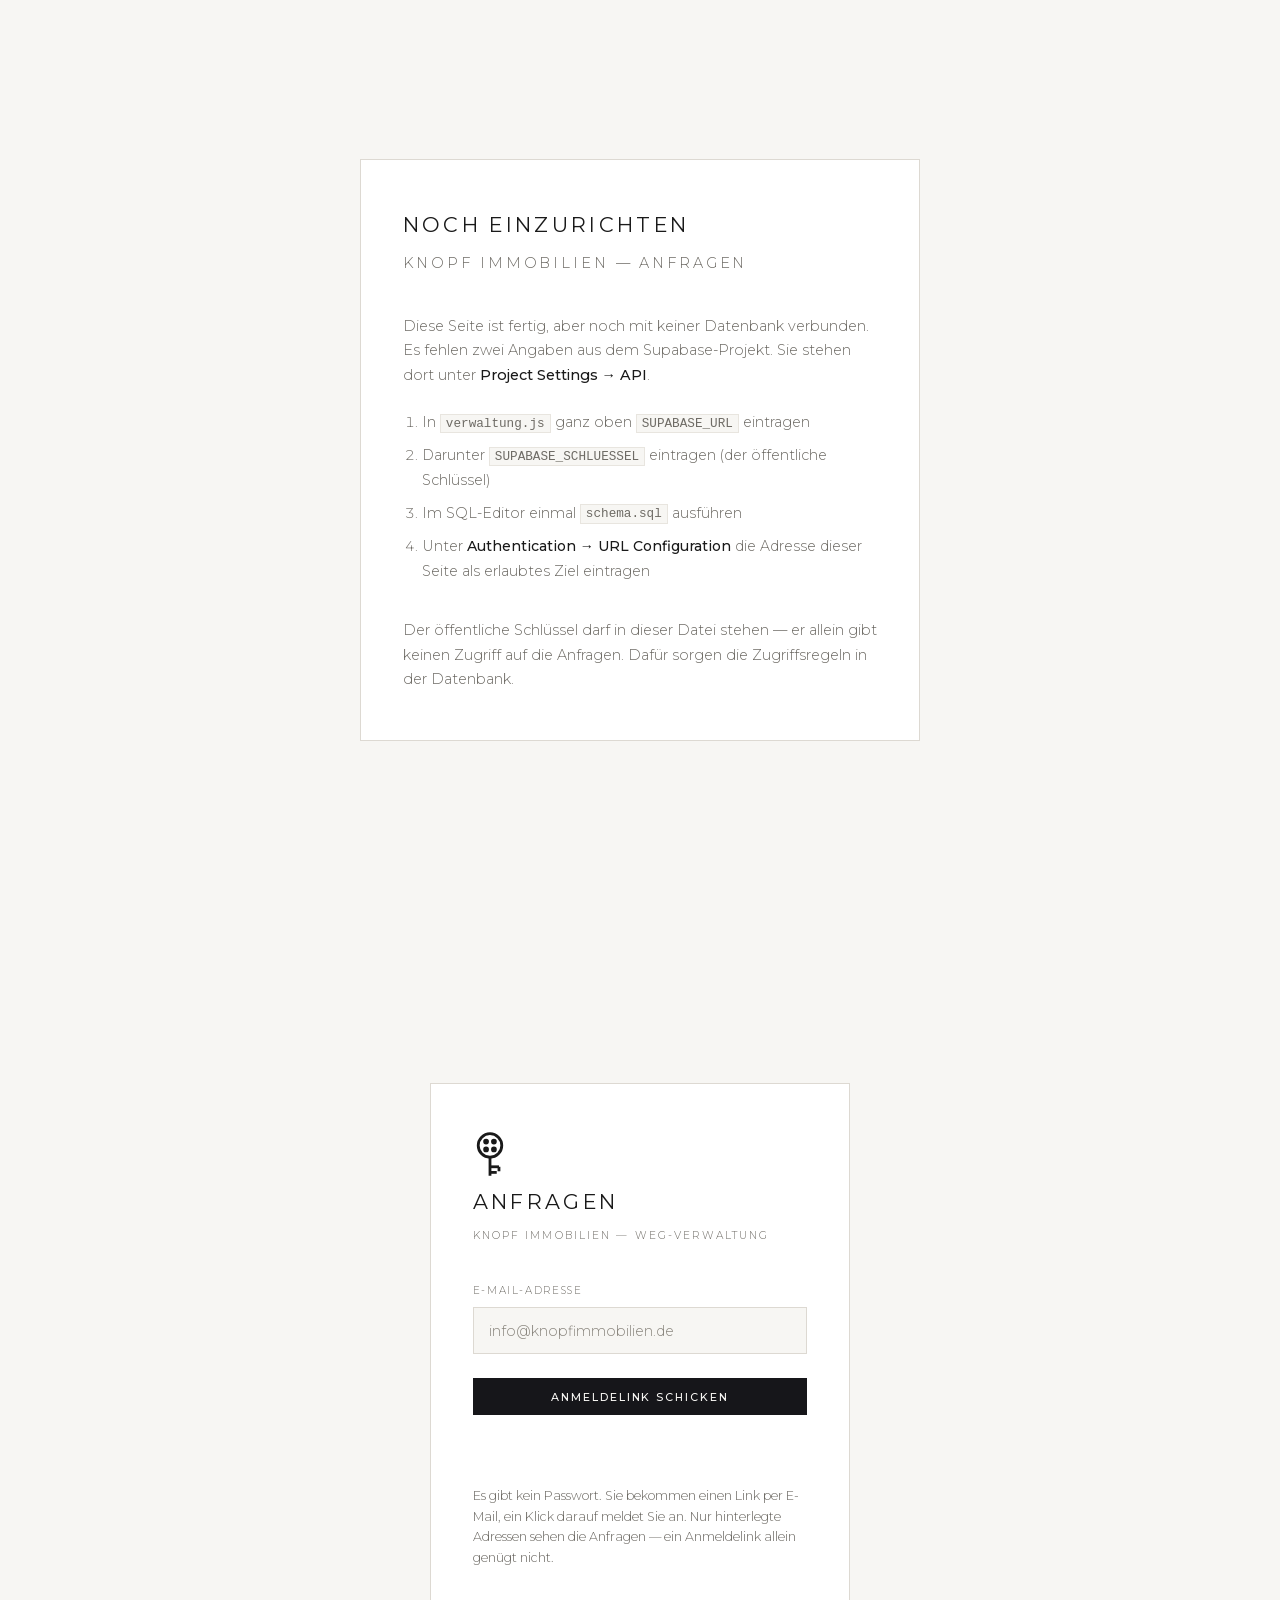
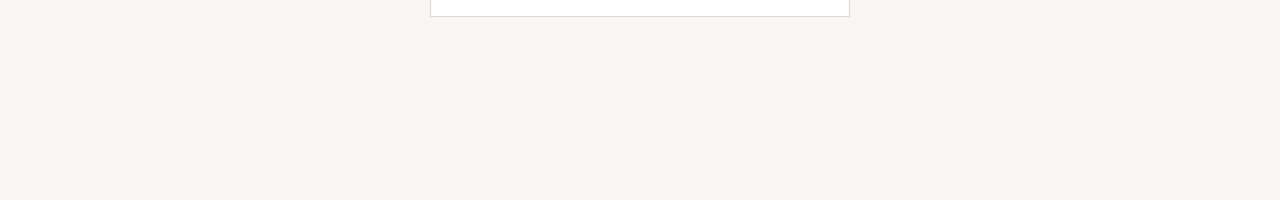
<file: verwaltung.html>
<!doctype html>
<html lang="de">
<head>
<meta charset="utf-8">
<meta name="viewport" content="width=device-width, initial-scale=1">
<meta name="robots" content="noindex, nofollow">
<title>Anfragen — Knopf Immobilien</title>
<link rel="stylesheet" href="schriften/schriften.css?v=d4e82f87">
<link rel="stylesheet" href="verwaltung.css?v=271ea995">
</head>
<body>

<!-- ══ Noch nicht eingerichtet ══ -->
<div class="tor" id="einrichten" hidden>
  <div class="tor__karte tor__karte--breit">
    <h1>Noch einzurichten</h1>
    <p class="tor__unter">Knopf Immobilien — Anfragen</p>
    <p>
      Diese Seite ist fertig, aber noch mit keiner Datenbank verbunden. Es fehlen
      zwei Angaben aus dem Supabase-Projekt. Sie stehen dort unter
      <b>Project Settings → API</b>.
    </p>
    <ol class="tor__schritte">
      <li>In <code>verwaltung.js</code> ganz oben <code>SUPABASE_URL</code> eintragen</li>
      <li>Darunter <code>SUPABASE_SCHLUESSEL</code> eintragen (der öffentliche Schlüssel)</li>
      <li>Im SQL-Editor einmal <code>schema.sql</code> ausführen</li>
      <li>Unter <b>Authentication → URL Configuration</b> die Adresse dieser Seite
        als erlaubtes Ziel eintragen</li>
    </ol>
    <p class="tor__fuss">
      Der öffentliche Schlüssel darf in dieser Datei stehen — er allein gibt keinen
      Zugriff auf die Anfragen. Dafür sorgen die Zugriffsregeln in der Datenbank.
    </p>
  </div>
</div>

<!-- ══ Anmeldung ══ -->
<div class="tor" id="tor" hidden>
  <div class="tor__karte">
    <svg class="schluessel" viewBox="0 0 60 82" aria-hidden="true">
      <circle cx="30" cy="24" r="21"/>
      <circle cx="23" cy="17" r="2.6" fill="currentColor" stroke="none"/>
      <circle cx="37" cy="17" r="2.6" fill="currentColor" stroke="none"/>
      <circle cx="23" cy="31" r="2.6" fill="currentColor" stroke="none"/>
      <circle cx="37" cy="31" r="2.6" fill="currentColor" stroke="none"/>
      <path d="M30 45 L30 78"/><path d="M30 62 L46 62"/>
      <path d="M46 62 L46 70"/><path d="M30 72 L42 72"/>
    </svg>
    <h1>Anfragen</h1>
    <p class="tor__unter">Knopf Immobilien — WEG-Verwaltung</p>

    <form id="anmelden">
      <label class="tor__feld">
        <span>E-Mail-Adresse</span>
        <input type="email" id="adresse" required autocomplete="email"
               placeholder="info@knopfimmobilien.de">
      </label>
      <button type="submit" class="tor__knopf" id="anmelde-knopf">Anmeldelink schicken</button>
      <p class="tor__meldung" id="tor-meldung" role="status"></p>
    </form>

    <p class="tor__fuss">
      Es gibt kein Passwort. Sie bekommen einen Link per E-Mail, ein Klick darauf
      meldet Sie an. Nur hinterlegte Adressen sehen die Anfragen — ein Anmeldelink
      allein genügt nicht.
    </p>
  </div>
</div>

<!-- ══ Die Anfragen ══ -->
<header class="kopf" id="kopf" hidden>
  <div class="kopf__inhalt">
    <div class="kopf__schluessel">
      <svg class="schluessel schluessel--klein" viewBox="0 0 60 82" aria-hidden="true">
        <circle cx="30" cy="24" r="21"/>
        <circle cx="23" cy="17" r="2.6" fill="currentColor" stroke="none"/>
        <circle cx="37" cy="17" r="2.6" fill="currentColor" stroke="none"/>
        <circle cx="23" cy="31" r="2.6" fill="currentColor" stroke="none"/>
        <circle cx="37" cy="31" r="2.6" fill="currentColor" stroke="none"/>
        <path d="M30 45 L30 78"/><path d="M30 62 L46 62"/>
        <path d="M46 62 L46 70"/><path d="M30 72 L42 72"/>
      </svg>
      <div>
        <h1>Anfragen</h1>
        <p class="kopf__unter" id="wer">Knopf Immobilien</p>
      </div>
    </div>
    <button type="button" class="abmelden" id="abmelden">Abmelden</button>
  </div>
</header>

<main class="rumpf" id="rumpf" hidden>
  <nav class="filter" id="filter" aria-label="Nach Stand filtern"></nav>
  <div class="liste" id="liste"></div>
</main>

<div class="stand-meldung" id="meldung" role="status" aria-live="polite"></div>

<script src="verwaltung.js?v=0c0b3da3" defer></script>
</body>
</html>
</file>
<file: schriften/schriften.css>
/* ══════════════════════════════════════════════
   Montserrat, lokal ausgeliefert
   ══════════════════════════════════════════════
   Die Dateien liegen neben dieser Datei und werden vom eigenen
   Server geladen. Dadurch geht keine IP-Adresse der Besucher an
   Google — der entsprechende Abschnitt in der Datenschutz-
   erklärung entfällt deshalb.

   Es ist je Zeichensatz EINE Datei mit veränderlicher Strichstärke
   (200 bis 500). Google liefert dieselbe Datei für alle vier
   Gewichte aus; vier getrennte Dateien wären reine Verdopplung.

   Herkunft: fonts.gstatic.com, Montserrat v31, geladen am 22.09.2026.
   Lizenz: SIL Open Font License 1.1 — freie Nutzung auch kommerziell,
   Kopie unter schriften/LIZENZ-MONTSERRAT.txt.

   Nachladen bei einer neueren Fassung:
     curl "https://fonts.googleapis.com/css2?family=Montserrat:wght@200;300;400;500&display=swap"
   mit Browser-Kennung aufrufen, die beiden woff2-Adressen für
   'latin' und 'latin-ext' daraus ersetzen.                        */

@font-face {
  font-family: 'Montserrat';
  font-style: normal;
  font-weight: 200 500;
  font-display: swap;
  src: url('montserrat-latin.woff2') format('woff2');
  unicode-range: U+0000-00FF, U+0131, U+0152-0153, U+02BB-02BC, U+02C6,
                 U+02DA, U+02DC, U+0304, U+0308, U+0329, U+2000-206F,
                 U+20AC, U+2122, U+2191, U+2193, U+2212, U+2215, U+FEFF,
                 U+FFFD;
}

@font-face {
  font-family: 'Montserrat';
  font-style: normal;
  font-weight: 200 500;
  font-display: swap;
  src: url('montserrat-latin-ext.woff2') format('woff2');
  unicode-range: U+0100-02BA, U+02BD-02C5, U+02C7-02CC, U+02CE-02D7,
                 U+02DD-02FF, U+0304, U+0308, U+0329, U+1D00-1DBF,
                 U+1E00-1E9F, U+1EF2-1EFF, U+2020, U+20A0-20AB,
                 U+20AD-20C0, U+2113, U+2C60-2C7F, U+A720-A7FF;
}
</file>
<file: stil.css>
/* ══════════════════════════════════════════════
   Knopf Immobilien — WEG-Verwaltung
   Gestaltung abgeleitet aus dem Logo:
   schwarz auf warmem Off-White, weit gesperrte Versalien.
   ══════════════════════════════════════════════ */

:root {
  --grund:        #F7F6F3;   /* Papierton, passt zum Logo-Hintergrund */
  --grund-tief:   #EFEDE8;
  --dunkel:       #16161A;
  --tinte:        #1A1A1A;
  --gedaempft:    #6E6B65;
  --linie:        #DDD9D2;
  --weiss:        #FFFFFF;
  --breite:       1180px;
  --sperr:        0.22em;
}

* { box-sizing: border-box; }

html { scroll-behavior: smooth; }

body {
  margin: 0;
  background: var(--grund);
  color: var(--tinte);
  font-family: 'Montserrat', -apple-system, BlinkMacSystemFont, 'Helvetica Neue', Arial, sans-serif;
  font-weight: 300;
  font-size: 17px;
  line-height: 1.75;
  -webkit-font-smoothing: antialiased;
}

img { max-width: 100%; display: block; }

/* Logo ist freigestellt (PNG mit Transparenz) — kein Blendmodus nötig */

/* ── Typografie ────────────────────────────── */

h1, h2, h3 { font-weight: 300; letter-spacing: 0.02em; line-height: 1.25; margin: 0 0 .6em; }
h1 { font-size: clamp(2.1rem, 5vw, 3.5rem); }
h2 { font-size: clamp(1.7rem, 3.4vw, 2.5rem); }
h3 { font-size: 1.12rem; font-weight: 500; letter-spacing: .04em; }

p { margin: 0 0 1.1em; }

.ober {
  font-size: .7rem;
  font-weight: 500;
  letter-spacing: var(--sperr);
  text-transform: uppercase;
  color: var(--gedaempft);
  margin-bottom: 1.4em;
}

.einleitung { max-width: 62ch; color: var(--gedaempft); font-size: 1.06rem; }
.fuehrung   { max-width: 52ch; color: var(--gedaempft); font-size: 1.09rem; }
.nachsatz   { margin-top: 3rem; color: var(--gedaempft); font-size: .95rem; max-width: 62ch; }

/* Platzhalter — muss vor dem Livegang raus */
.tbd {
  background: #FFF3C4;
  border-left: 3px solid #E0B400;
  padding: .55em .9em;
  font-size: .88rem;
  color: #5C4A00;
  display: block;
  letter-spacing: 0;
  text-transform: none;
}

/* ── Schaltflächen ─────────────────────────── */

.knopf {
  display: inline-block;
  background: var(--dunkel);
  color: var(--grund);
  text-decoration: none;
  padding: 1.05em 2.4em;
  font-size: .72rem;
  font-weight: 500;
  letter-spacing: var(--sperr);
  text-transform: uppercase;
  border: 1px solid var(--dunkel);
  transition: background .25s, color .25s;
}
.knopf:hover { background: transparent; color: var(--dunkel); }
.knopf--klein { padding: .75em 1.6em; }

.verweis {
  color: var(--tinte);
  text-decoration: none;
  font-size: .8rem;
  letter-spacing: .1em;
  text-transform: uppercase;
  border-bottom: 1px solid var(--linie);
  padding-bottom: .3em;
  transition: border-color .25s;
}
.verweis:hover { border-color: var(--tinte); }

/* ── Kopf ──────────────────────────────────── */

.kopf {
  display: flex;
  align-items: center;
  justify-content: space-between;
  gap: 2rem;
  max-width: var(--breite);
  margin: 0 auto;
  padding: 1.8rem 2rem;
}
.kopf__logo img { width: 210px; }

.kopf__nav { display: flex; align-items: center; gap: 2.4rem; }
.kopf__nav a {
  color: var(--tinte);
  text-decoration: none;
  font-size: .72rem;
  font-weight: 400;
  letter-spacing: .16em;
  text-transform: uppercase;
}
.kopf__nav a:not(.knopf):hover { color: var(--gedaempft); }
.kopf__nav a.knopf { color: var(--grund); }
.kopf__nav a.knopf:hover { color: var(--dunkel); }

.kopf__schalter {
  display: none;
  background: none; border: 0; cursor: pointer;
  width: 34px; height: 34px; padding: 8px;
}
.kopf__schalter span { display: block; height: 1px; background: var(--tinte); margin: 5px 0; }

/* ── Aufmacher ─────────────────────────────── */

.held {
  max-width: var(--breite);
  margin: 2rem auto 6rem;
  padding: 0 2rem;
  display: grid;
  grid-template-columns: 1.1fr .9fr;
  gap: 5rem;
  align-items: center;
}
.held h1 { margin-bottom: .5em; }
.held__aktionen { display: flex; align-items: center; gap: 2.2rem; flex-wrap: wrap; margin-top: 2.6rem; }

.held__bild { position: relative; max-width: 400px; width: 100%; justify-self: end; }
.held__bild img {
  width: 100%;
  height: auto;
  aspect-ratio: 4 / 5;
  object-fit: cover;
  object-position: center 18%;
  filter: grayscale(100%) contrast(1.03);
}
.bildunterschrift {
  margin: 1rem 0 0;
  font-size: .68rem;
  letter-spacing: var(--sperr);
  text-transform: uppercase;
  color: var(--gedaempft);
}

/* ── Vertrauensleiste ──────────────────────── */

.leiste {
  border-top: 1px solid var(--linie);
  border-bottom: 1px solid var(--linie);
  max-width: var(--breite);
  margin: 0 auto;
  padding: 3rem 2rem;
  display: grid;
  grid-template-columns: repeat(3, 1fr);
  gap: 3rem;
}
.leiste strong {
  display: block;
  font-weight: 500;
  font-size: .8rem;
  letter-spacing: .12em;
  text-transform: uppercase;
  margin-bottom: .6em;
}
.leiste span { color: var(--gedaempft); font-size: .95rem; }

/* ── Blöcke ────────────────────────────────── */

.block {
  max-width: var(--breite);
  margin: 0 auto;
  padding: 7rem 2rem;
}

.block--dunkel {
  max-width: none;
  background: var(--dunkel);
  color: var(--grund);
  margin-top: 4rem;
}
.block--dunkel .ober,
.block--dunkel .einleitung { color: #A6A29A; }
.block--bild .einleitung { color: #CFCBC2; }
.block--bild .kontakt__was { color: #BFBBB2; }
.block--dunkel > *:not(.block__grund) { max-width: calc(var(--breite) - 4rem); margin-left: auto; margin-right: auto; }

.block--geteilt {
  display: grid;
  grid-template-columns: .85fr 1.15fr;
  gap: 5rem;
  align-items: center;
}
.block__bild { max-width: 400px; }
.block__bild img {
  width: 100%;
  height: auto;
  aspect-ratio: 4 / 5;
  object-fit: cover;
  object-position: center 18%;
  filter: grayscale(100%) contrast(1.03);
}

/* ── Leistungskarten ───────────────────────── */

.karten {
  display: grid;
  grid-template-columns: repeat(3, 1fr);
  gap: 1px;
  background: var(--linie);
  border: 1px solid var(--linie);
  margin-top: 3.5rem;
}
.karte { background: var(--grund); padding: 2.6rem 2.2rem; }
.karte h3 { text-transform: uppercase; margin-bottom: 1.4em; }
.karte ul { list-style: none; margin: 0; padding: 0; }
.karte li {
  color: var(--gedaempft);
  font-size: .95rem;
  padding: .55em 0 .55em 1.4em;
  position: relative;
  border-top: 1px solid var(--linie);
}
.karte li:first-child { border-top: 0; }
.karte li::before {
  content: '';
  position: absolute;
  left: 0; top: 1.35em;
  width: 6px; height: 1px;
  background: var(--tinte);
}

/* ── Schritte ──────────────────────────────── */

.schritte {
  list-style: none;
  margin: 3.5rem 0 0;
  padding: 0;
  display: grid;
  grid-template-columns: repeat(4, 1fr);
  gap: 2.5rem;
}
.schritte li { border-top: 1px solid var(--tinte); padding-top: 1.6rem; }
.schritte__nr {
  display: block;
  font-size: .7rem;
  letter-spacing: var(--sperr);
  color: var(--gedaempft);
  margin-bottom: 1.2em;
}
.schritte h3 { text-transform: uppercase; margin-bottom: .8em; }
.schritte p { color: var(--gedaempft); font-size: .93rem; margin: 0; }

/* ── Kontakt ───────────────────────────────── */

.kontakt { margin-top: 3.5rem; border-top: 1px solid #33333A; }
.kontakt__zeile {
  display: grid;
  grid-template-columns: 190px 1fr;
  gap: 2rem;
  align-items: center;
  padding: 1.7rem 0;
  border-bottom: 1px solid #33333A;
  text-decoration: none;
  color: inherit;
}
.kontakt__was {
  font-size: .7rem;
  letter-spacing: var(--sperr);
  text-transform: uppercase;
  color: #A6A29A;
}
.kontakt__wert { font-size: 1.15rem; }
a.kontakt__zeile:hover .kontakt__wert:not(.tbd) { color: var(--weiss); }

/* ── Fuß ───────────────────────────────────── */

.fuss {
  max-width: var(--breite);
  margin: 0 auto;
  padding: 4rem 2rem;
  display: flex;
  align-items: center;
  justify-content: space-between;
  gap: 2rem;
  flex-wrap: wrap;
}
.fuss__logo { width: 165px; }
.fuss__nav { display: flex; gap: 2rem; }
.fuss__nav a {
  color: var(--tinte);
  text-decoration: none;
  font-size: .72rem;
  letter-spacing: .14em;
  text-transform: uppercase;
}
.fuss__nav a:hover { color: var(--gedaempft); }
.fuss__zeile { margin: 0; font-size: .75rem; color: var(--gedaempft); letter-spacing: .06em; }

/* ── Rechtstexte ───────────────────────────── */

.recht { max-width: 760px; margin: 0 auto; padding: 4rem 2rem 7rem; }
.recht h2 { font-size: 1.3rem; margin-top: 2.8em; }
.recht h2:first-of-type { margin-top: 1.5em; }
.recht p, .recht li { color: var(--gedaempft); font-size: .97rem; }
.recht a { color: var(--tinte); }

/* ── Schmale Bildschirme ───────────────────── */

@media (max-width: 900px) {
  .held, .block--geteilt { grid-template-columns: 1fr; gap: 3rem; }
  .held { margin-bottom: 4rem; }
  .held__bild { max-width: 380px; }
  .block--geteilt .block__bild { max-width: 340px; }
  .karten, .schritte, .leiste { grid-template-columns: 1fr; }
  .leiste { gap: 2rem; }
  .schritte { gap: 2rem; }
  .block { padding: 4.5rem 1.5rem; }

  .kopf { padding: 1.4rem 1.5rem; flex-wrap: wrap; }
  .kopf__logo img { width: 170px; }
  .kopf__schalter { display: block; }
  .kopf__nav {
    display: none;
    width: 100%;
    flex-direction: column;
    align-items: flex-start;
    gap: 1.4rem;
    padding-top: 1.6rem;
  }
  .kopf__nav--offen { display: flex; }

  .held { padding: 0 1.5rem; }
  .kontakt__zeile { grid-template-columns: 1fr; gap: .5rem; }
  .fuss { padding: 3rem 1.5rem; }
}

/* ══════════════════════════════════════════════
   Bildwelt — kühl, geometrisch, ohne Personen
   ══════════════════════════════════════════════ */

/* ── Bildband unter dem Aufmacher ───────────── */

.band {
  position: relative;
  height: 46vh;
  min-height: 300px;
  max-height: 460px;
  overflow: hidden;
  margin-bottom: 5rem;
  background: var(--dunkel);
}
.band img {
  width: 100%;
  height: 100%;
  object-fit: cover;
  object-position: center 55%;
  filter: grayscale(100%) contrast(1.06) brightness(.96);
}

/* feines Linienraster — gibt dem Bild den technischen Zug */
.band__raster {
  position: absolute;
  inset: 0;
  background-image:
    linear-gradient(to right,  rgba(247,246,243,.16) 1px, transparent 1px),
    linear-gradient(to bottom, rgba(247,246,243,.16) 1px, transparent 1px);
  background-size: 92px 92px;
  mask-image: linear-gradient(to bottom, rgba(0,0,0,.85), transparent 72%);
  -webkit-mask-image: linear-gradient(to bottom, rgba(0,0,0,.85), transparent 72%);
  pointer-events: none;
}

/* ── Anspruch: Text mit zwei Bildern ────────── */

.anspruch {
  max-width: var(--breite);
  margin: 0 auto;
  padding: 3rem 2rem 7rem;
  display: grid;
  grid-template-columns: 1fr .78fr 1.05fr;
  grid-template-rows: auto;
  gap: 2.5rem;
  align-items: center;
}
.anspruch__text { padding-right: 1.5rem; }
.anspruch__text p:last-child { color: var(--gedaempft); margin-bottom: 0; }

.anspruch figure { margin: 0; overflow: hidden; }
.anspruch img {
  width: 100%;
  height: 100%;
  object-fit: cover;
  display: block;
  filter: grayscale(100%) contrast(1.04);
  transition: transform .8s ease;
}
.anspruch figure:hover img { transform: scale(1.03); }
.anspruch__hoch { aspect-ratio: 3 / 4; }
.anspruch__quer { aspect-ratio: 4 / 3; align-self: end; }

/* ── Kontaktbereich mit Hintergrundbild ─────── */

.block--bild { position: relative; overflow: hidden; }
.block__grund {
  position: absolute;
  inset: 0;
  width: 100%;
  height: 100%;
  object-fit: cover;
  object-position: center 30%;
  filter: grayscale(100%) contrast(1.1);
  opacity: .34;
  z-index: 0;
}
.block--bild > *:not(.block__grund) { position: relative; z-index: 1; }
.block--bild::after {
  content: '';
  position: absolute;
  inset: 0;
  background: linear-gradient(180deg, rgba(22,22,26,.58) 0%, rgba(22,22,26,.86) 80%);
  z-index: 0;
}

/* ── Schmale Bildschirme ───────────────────── */

@media (max-width: 900px) {
  .band { height: 34vh; min-height: 220px; margin-bottom: 3rem; }
  .band__raster { background-size: 56px 56px; }

  .anspruch {
    grid-template-columns: 1fr 1fr;
    padding: 1rem 1.5rem 4.5rem;
    gap: 1.2rem;
  }
  .anspruch__text { grid-column: 1 / -1; padding-right: 0; margin-bottom: 1rem; }

  /* Das Querbild wird auf Zeilenhöhe gezogen. Damit ist seine Höhe
     verbindlich, und aspect-ratio würde daraus eine Breite von 4/3 der
     Höhe rechnen — die ist breiter als die Spalte und schob die ganze
     Seite waagerecht auf. Das Seitenverhältnis muss hier also weg; die
     Bildausschnitt-Regel (object-fit: cover) füllt die Fläche ohnehin. */
  .anspruch__quer { align-self: stretch; aspect-ratio: auto; }
}

/* ══════════════════════════════════════════════
   Interaktion — Fragen, Rechner, Formular
   ══════════════════════════════════════════════ */

/* ── Aktiver Menüpunkt ─────────────────────── */

.kopf__nav a { position: relative; padding-bottom: .25em; }
.kopf__nav a:not(.knopf)::after {
  content: '';
  position: absolute;
  left: 0; bottom: 0;
  width: 0; height: 1px;
  background: var(--tinte);
  transition: width .3s ease;
}
.kopf__nav a.kopf__nav--aktiv::after,
.kopf__nav a:not(.knopf):hover::after { width: 100%; }

/* ── Auftritt beim Scrollen ────────────────── */

.auftritt {
  opacity: 0;
  transform: translateY(18px);
  transition: opacity .7s ease var(--verzug, 0ms), transform .7s ease var(--verzug, 0ms);
}
.auftritt--da { opacity: 1; transform: none; }

@media (prefers-reduced-motion: reduce) {
  .auftritt { opacity: 1; transform: none; transition: none; }
}

/* ── Häufige Fragen ────────────────────────── */

.fragen { margin-top: 3.5rem; border-top: 1px solid var(--linie); }

.frage { border-bottom: 1px solid var(--linie); }
.frage summary {
  list-style: none;
  cursor: pointer;
  padding: 1.6rem 3rem 1.6rem 0;
  position: relative;
  font-size: 1.05rem;
  font-weight: 400;
  transition: color .25s;
}
.frage summary::-webkit-details-marker { display: none; }
.frage summary:hover { color: var(--gedaempft); }
.frage summary:focus-visible { outline: 2px solid var(--tinte); outline-offset: 4px; }

/* Plus, das sich zum Minus dreht.
   Beide Striche hängen am selben Mittelpunkt: right/top geben den Punkt vor,
   translate(50%, -50%) rückt jeden Strich um seine halbe Größe zurück.
   Vorher waren sie an unterschiedlichen Kanten verankert — das ergab ein
   sichtbar verschobenes Kreuz. */
.frage summary::before,
.frage summary::after {
  content: '';
  position: absolute;
  right: 8px;
  top: 50%;
  background: var(--tinte);
  transform: translate(50%, -50%);
  transition: transform .3s ease, opacity .3s ease;
}
.frage summary::before { width: 15px; height: 1px; }
.frage summary::after  { width: 1px;  height: 15px; }
.frage[open] summary::after { transform: translate(50%, -50%) rotate(90deg); opacity: 0; }

.frage__text {
  padding: 0 3rem 1.8rem 0;
  max-width: 68ch;
  animation: aufklappen .35s ease;
}
.frage__text p { color: var(--gedaempft); font-size: .97rem; }
.frage__text p:last-child { margin-bottom: 0; }

@keyframes aufklappen {
  from { opacity: 0; transform: translateY(-6px); }
  to   { opacity: 1; transform: none; }
}
@media (prefers-reduced-motion: reduce) {
  .frage__text { animation: none; }
}

/* ── Angebotsrechner ───────────────────────── */

.block--rechner { background: var(--grund-tief); max-width: none; }
.block--rechner > * { max-width: calc(var(--breite) - 4rem); margin-left: auto; margin-right: auto; }

.rechner {
  margin-top: 3.5rem;
  display: grid;
  grid-template-columns: 1.1fr .9fr;
  gap: 4rem;
  align-items: start;
}

.feld { display: block; margin-bottom: 2.6rem; border: 0; padding: 0; }
.feld__name {
  display: block;
  font-size: .7rem;
  letter-spacing: var(--sperr);
  text-transform: uppercase;
  color: var(--gedaempft);
  margin-bottom: 1.1em;
  padding: 0;
}
.feld__wert {
  display: inline-block;
  margin-top: .7rem;
  font-size: 1.5rem;
  font-weight: 300;
}

/* Schieberegler */
input[type="range"] {
  -webkit-appearance: none;
  appearance: none;
  width: 100%;
  height: 2px;
  background: linear-gradient(to right,
    var(--dunkel) 0 var(--fuellstand, 20%),
    var(--linie) var(--fuellstand, 20%) 100%);
  outline: none;
  cursor: pointer;
}
input[type="range"]::-webkit-slider-thumb {
  -webkit-appearance: none;
  appearance: none;
  width: 22px; height: 22px;
  border-radius: 50%;
  background: var(--grund);
  border: 1px solid var(--dunkel);
  cursor: grab;
  transition: transform .2s, background .2s;
}
input[type="range"]::-webkit-slider-thumb:hover { transform: scale(1.12); background: var(--dunkel); }
input[type="range"]::-moz-range-thumb {
  width: 20px; height: 20px;
  border-radius: 50%;
  background: var(--grund);
  border: 1px solid var(--dunkel);
  cursor: grab;
}
input[type="range"]:focus-visible { outline: 2px solid var(--tinte); outline-offset: 6px; }

/* Auswahlfelder */
.feld--wahl { margin-bottom: 2.2rem; }
.wahl {
  display: flex;
  align-items: center;
  gap: .8rem;
  padding: .5rem 0;
  cursor: pointer;
  font-size: .96rem;
  color: var(--gedaempft);
  transition: color .2s;
}
.wahl:hover { color: var(--tinte); }
.wahl input { accent-color: var(--dunkel); width: 17px; height: 17px; cursor: pointer; }
.wahl input:checked + span { color: var(--tinte); }

/* Ergebnis */
.rechner__ergebnis {
  background: var(--grund);
  border: 1px solid var(--linie);
  padding: 2.6rem 2.4rem;
  position: sticky;
  top: 2rem;
}
.ergebnis__zeile { margin: 0 0 1.8rem; }
.ergebnis__was {
  display: block;
  font-size: .7rem;
  letter-spacing: var(--sperr);
  text-transform: uppercase;
  color: var(--gedaempft);
  margin-bottom: .5em;
}
.ergebnis__wert { display: block; font-size: 1.35rem; font-weight: 300; }
.ergebnis__zeile--gross .ergebnis__wert {
  font-size: 2rem;
  padding-bottom: .3em;
  border-bottom: 1px solid var(--linie);
}
.ergebnis__hinweis { font-size: .82rem; color: var(--gedaempft); margin-bottom: 2rem; }
.rechner__ergebnis .knopf { width: 100%; text-align: center; }

/* ── Kontaktbereich mit Formular ───────────── */

.kontaktraum {
  margin-top: 3.5rem;
  display: grid;
  grid-template-columns: 1.15fr .85fr;
  gap: 4.5rem;
  align-items: start;
}

.anfrage__reihe { display: grid; grid-template-columns: 1fr 1fr; gap: 1.6rem; }

.eingabe { display: block; margin-bottom: 1.6rem; }
.eingabe__name {
  display: block;
  font-size: .7rem;
  letter-spacing: .14em;
  text-transform: uppercase;
  color: #BFBBB2;
  margin-bottom: .7em;
}
.eingabe__name b { color: #8C8880; font-weight: 400; }

.eingabe input,
.eingabe select,
.eingabe textarea {
  width: 100%;
  background: rgba(255,255,255,.05);
  border: 1px solid #3A3A42;
  color: var(--grund);
  font-family: inherit;
  font-size: .97rem;
  font-weight: 300;
  padding: .85em 1em;
  transition: border-color .25s, background .25s;
}
.eingabe textarea { resize: vertical; min-height: 110px; }
.eingabe select { appearance: none; cursor: pointer; }
.eingabe input:hover,
.eingabe select:hover,
.eingabe textarea:hover { border-color: #55555F; }
.eingabe input:focus,
.eingabe select:focus,
.eingabe textarea:focus {
  outline: none;
  border-color: var(--grund);
  background: rgba(255,255,255,.09);
}
.eingabe input::placeholder,
.eingabe textarea::placeholder { color: #77736C; }

.eingabe__fehler {
  display: block;
  min-height: 1.1em;
  margin-top: .4em;
  font-size: .8rem;
  color: #E6A5A5;
}
.eingabe--fehler input,
.eingabe--fehler select,
.eingabe--fehler textarea { border-color: #C77; }

.zustimmung {
  display: flex;
  align-items: flex-start;
  gap: .9rem;
  margin: .6rem 0 .2rem;
  font-size: .87rem;
  color: #BFBBB2;
  cursor: pointer;
  line-height: 1.6;
}
.zustimmung input { margin-top: .28em; accent-color: var(--grund); width: 17px; height: 17px; cursor: pointer; }
.zustimmung a { color: var(--grund); }
.zustimmung b { color: #8C8880; font-weight: 400; }

.falle { position: absolute; left: -9999px; width: 1px; height: 1px; overflow: hidden; }

.anfrage .knopf {
  background: var(--grund);
  color: var(--dunkel);
  border-color: var(--grund);
  margin-top: 1.4rem;
}
.anfrage .knopf:hover { background: transparent; color: var(--grund); }

.anfrage__meldung { margin: 1.4rem 0 0; font-size: .9rem; min-height: 1.2em; }
.anfrage__meldung--fehler { color: #E6A5A5; }
.anfrage__meldung--gut { color: #A8D5B5; }
.anfrage__fuss { margin: .8rem 0 0; font-size: .78rem; color: #8C8880; }
.anfrage__fuss b { font-weight: 400; }

.kontaktraum .kontakt { margin-top: 0; }
/* In der schmalen Spalte stehen Bezeichnung und Wert untereinander */
.kontaktraum .kontakt__zeile { grid-template-columns: 1fr; gap: .45rem; padding: 1.4rem 0; }

/* ── Schmale Bildschirme ───────────────────── */

@media (max-width: 900px) {
  .rechner, .kontaktraum { grid-template-columns: 1fr; gap: 2.5rem; }
  .rechner__ergebnis { position: static; padding: 2rem 1.6rem; }
  .anfrage__reihe { grid-template-columns: 1fr; gap: 0; }
  .frage summary { padding-right: 2.5rem; font-size: 1rem; }
  .frage__text { padding-right: 0; }
  .block--rechner > * { max-width: 100%; }
}

/* ══════════════════════════════════════════════
   Scroll-Effekte
   ══════════════════════════════════════════════ */

/* ── Lesefortschritt ───────────────────────── */

.fortschritt {
  position: fixed;
  top: 0; left: 0; right: 0;
  height: 2px;
  z-index: 60;
  background: transparent;
  pointer-events: none;
}
.fortschritt span {
  display: block;
  height: 100%;
  background: var(--dunkel);
  transform: scaleX(0);
  transform-origin: 0 50%;
  will-change: transform;
}

/* ── Kopfzeile bleibt oben stehen ──────────── */

.kopf {
  position: sticky;
  top: 0;
  z-index: 50;
  background: var(--grund);
  transition: padding .35s ease, box-shadow .35s ease, background .35s ease;
}
.kopf--klein {
  padding-top: .9rem;
  padding-bottom: .9rem;
  background: rgba(247,246,243,.93);
  backdrop-filter: saturate(1.4) blur(9px);
  -webkit-backdrop-filter: saturate(1.4) blur(9px);
  box-shadow: 0 1px 0 var(--linie);
}
.kopf__logo img { transition: width .35s ease; }
.kopf--klein .kopf__logo img { width: 158px; }

/* Ankersprünge dürfen nicht unter der Kopfzeile landen */
section[id] { scroll-margin-top: 96px; }

/* ── Langsamere Bilder brauchen Spielraum ──── */

.band { isolation: isolate; }
.band img {
  height: 132%;
  top: -16%;
  position: relative;
  will-change: transform;
}
.block__grund { height: 122%; top: -11%; will-change: transform; }

/* ── Zoom in der Anspruch-Sektion ──────────── */

.anspruch figure img { will-change: transform; transform-origin: center; }
/* Der sanfte Zoom kommt beim Scrollen aus dem Skript —
   der Überfahr-Effekt von vorher würde sich damit beißen. */
.anspruch figure:hover img { transform: none; }

/* ── Ablauf: Linie wächst beim Auftritt ────── */

.schritte li { border-top: 0; position: relative; }
.schritte li::before {
  content: '';
  position: absolute;
  top: 0; left: 0;
  width: 100%; height: 1px;
  background: var(--linie);
}
.schritte li::after {
  content: '';
  position: absolute;
  top: 0; left: 0;
  width: 100%; height: 1px;
  background: var(--tinte);
  transform: scaleX(0);
  transform-origin: 0 50%;
  transition: transform .9s cubic-bezier(.22,.61,.36,1) var(--verzug, 0ms);
}
.schritte li.auftritt--da::after { transform: scaleX(1); }

.schritte__nr { transition: color .5s ease var(--verzug, 0ms); }
.schritte li.auftritt--da .schritte__nr { color: var(--tinte); }

@media (prefers-reduced-motion: reduce) {
  .kopf, .kopf__logo img { transition: none; }
  .band img, .block__grund { height: 100%; top: 0; transform: none !important; }
  .anspruch figure img { transform: none !important; }
  .schritte li::after { transition: none; transform: scaleX(1); }
}

@media (max-width: 900px) {
  section[id] { scroll-margin-top: 76px; }
  .kopf--klein .kopf__logo img { width: 140px; }
}

/* ── Regler: Randbeschriftung und Erläuterung ── */

.feld__spanne {
  display: flex;
  justify-content: space-between;
  margin-top: .5rem;
  font-size: .68rem;
  letter-spacing: .1em;
  text-transform: uppercase;
  color: var(--gedaempft);
}
.feld__hinweis {
  display: block;
  margin-top: 1rem;
  font-size: .84rem;
  line-height: 1.6;
  color: var(--gedaempft);
  max-width: 46ch;
}

/* Zusatzleistungen im Ergebnis etwas zurückgenommen */
.ergebnis__zusatz .ergebnis__wert { font-size: 1.05rem; color: var(--gedaempft); }
.ergebnis__zusatz[hidden] { display: none; }
</file>
<file: verwaltung/app.css>
/* ══════════════════════════════════════════
     Knopf Immobilien — Anfragen
     Farben und Schrift aus dem Logo abgeleitet.
     ══════════════════════════════════════════ */

  :root {
    --grund:      #F7F6F3;
    --flaeche:    #FFFFFF;
    --erhoben:    #FFFFFF;
    --tinte:      #1A1A1A;
    --dunkel:     #16161A;
    --gedaempft:  #6E6B65;
    --leise:      #8B877F;
    --linie:      #DDD9D2;
    --linie-zart: #E8E5DF;

    --neu:        #1F6F4A;
    --neu-grund:  #EAF2ED;
    --arbeit:     #8A5E00;
    --arbeit-grund: #FBF3E0;
    --erledigt:   #8B877F;
    --warnung:    #A03030;

    --hinweis-grund: #FBF3E0;
    --hinweis-kante: #C9A227;

    --sperr: .2em;
    --schrift: 'Montserrat', -apple-system, BlinkMacSystemFont, 'Segoe UI', Arial, sans-serif;
  }

  :root:not([data-theme="light"]) {
    color-scheme: light;
  }

  @media (prefers-color-scheme: dark) {
    :root:not([data-theme="light"]) {
      --grund:      #131316;
      --flaeche:    #1B1B1F;
      --erhoben:    #212126;
      --tinte:      #EDEBE6;
      --dunkel:     #EDEBE6;
      --gedaempft:  #A7A29A;
      --leise:      #8A857D;
      --linie:      #33333A;
      --linie-zart: #2A2A30;

      --neu:        #6DBF92;
      --neu-grund:  #1A2A21;
      --arbeit:     #D9A72E;
      --arbeit-grund: #2A2312;
      --erledigt:   #8A857D;
      --warnung:    #E08585;

      --hinweis-grund: #2A2312;
      --hinweis-kante: #C9A227;

      color-scheme: dark;
    }
  }

  :root[data-theme="dark"] {
    --grund:      #131316;
    --flaeche:    #1B1B1F;
    --erhoben:    #212126;
    --tinte:      #EDEBE6;
    --dunkel:     #EDEBE6;
    --gedaempft:  #A7A29A;
    --leise:      #8A857D;
    --linie:      #33333A;
    --linie-zart: #2A2A30;

    --neu:        #6DBF92;
    --neu-grund:  #1A2A21;
    --arbeit:     #D9A72E;
    --arbeit-grund: #2A2312;
    --erledigt:   #8A857D;
    --warnung:    #E08585;

    --hinweis-grund: #2A2312;
    --hinweis-kante: #C9A227;

    color-scheme: dark;
  }

  * { box-sizing: border-box; }

  body {
    margin: 0;
    background: var(--grund);
    color: var(--tinte);
    font-family: var(--schrift);
    font-weight: 300;
    font-size: 16px;
    line-height: 1.6;
    -webkit-font-smoothing: antialiased;
  }

  h1, h2 { font-weight: 400; margin: 0; text-wrap: balance; }

  a { color: inherit; }

  :focus-visible { outline: 2px solid var(--tinte); outline-offset: 3px; }


  /* ── Anmeldeschritt (nur in der Vorschau) ── */

  .tor { min-height: 100vh; display: grid; place-items: center; padding: 2rem 1.5rem; }
  .tor__karte {
    background: var(--flaeche); border: 1px solid var(--linie);
    padding: 3rem 2.6rem; width: 100%; max-width: 420px; text-align: left;
  }
  .schluessel--gross { width: 40px; height: 54px; margin-bottom: 1.6rem; }
  .tor__karte h1 { font-size: 1.3rem; letter-spacing: .16em; text-transform: uppercase; }
  .tor__unter {
    margin: .6rem 0 2.4rem; font-size: .66rem; letter-spacing: var(--sperr);
    text-transform: uppercase; color: var(--gedaempft);
  }
  .tor__feld { display: block; margin-bottom: 1.5rem; }
  .tor__feld span {
    display: block; font-size: .64rem; letter-spacing: .16em;
    text-transform: uppercase; color: var(--gedaempft); margin-bottom: .7em;
  }
  .tor__feld input {
    width: 100%; padding: .85em 1em; font-family: inherit; font-size: .95rem; font-weight: 300;
    color: var(--tinte); background: var(--grund); border: 1px solid var(--linie);
  }
  .tor__feld input:focus { outline: none; border-color: var(--gedaempft); background: var(--flaeche); }
  .tor__feld input::placeholder { color: var(--leise); font-size: .88rem; }
  .tor__knopf {
    width: 100%; padding: 1em 2em; cursor: pointer; font-family: inherit;
    background: var(--dunkel); color: var(--grund); border: 1px solid var(--dunkel);
    font-size: .68rem; font-weight: 500; letter-spacing: .18em; text-transform: uppercase;
    transition: background .2s, color .2s;
  }
  .tor__knopf:hover { background: transparent; color: var(--dunkel); }
  .tor__fuss {
    margin: 2.2rem 0 0; font-size: .78rem; line-height: 1.65; color: var(--gedaempft);
  }
  .tor__fuss b { font-weight: 500; color: var(--tinte); }

  /* ── Hinweisbalken ─────────────────────── */

  .vorschau {
    background: var(--hinweis-grund);
    border-bottom: 1px solid var(--hinweis-kante);
    padding: .9rem 1.5rem;
  }
  .vorschau__inhalt {
    max-width: 900px; margin: 0 auto;
    display: flex; gap: .9rem; align-items: flex-start;
    font-size: .84rem; line-height: 1.55; color: var(--tinte);
  }
  .vorschau__punkt {
    flex: none; width: 8px; height: 8px; margin-top: .5rem;
    border-radius: 50%; background: var(--hinweis-kante);
  }
  .vorschau b { font-weight: 500; }

  /* ── Kopf ──────────────────────────────── */

  .kopf {
    border-bottom: 1px solid var(--linie);
    background: var(--flaeche);
    padding: 1.9rem 1.5rem;
  }
  .kopf__inhalt {
    max-width: 900px; margin: 0 auto;
    display: flex; align-items: center; justify-content: space-between;
    gap: 1.5rem; flex-wrap: wrap;
  }
  .kopf h1 {
    font-size: 1.35rem; letter-spacing: .16em; text-transform: uppercase;
  }
  .kopf__unter {
    margin: .5rem 0 0; font-size: .68rem; letter-spacing: var(--sperr);
    text-transform: uppercase; color: var(--gedaempft);
  }
  .kopf__schluessel { display: flex; align-items: center; gap: 1rem; }
  .schluessel { width: 34px; height: 46px; flex: none; }
  .schluessel path, .schluessel circle { stroke: var(--tinte); fill: none; stroke-width: 5; }

  .abmelden {
    font-size: .66rem; letter-spacing: .14em; text-transform: uppercase;
    text-decoration: none; color: var(--gedaempft);
    border-bottom: 1px solid var(--linie); padding-bottom: .3em;
  }
  .abmelden:hover { color: var(--tinte); border-color: var(--tinte); }

  /* ── Rumpf ─────────────────────────────── */

  .rumpf { max-width: 900px; margin: 0 auto; padding: 2.2rem 1.5rem 5rem; }

  .filter { display: flex; gap: .45rem; flex-wrap: wrap; margin-bottom: 1.8rem; }
  .filter button {
    cursor: pointer; font-family: inherit;
    padding: .55em 1.05em;
    background: var(--flaeche); color: var(--tinte);
    border: 1px solid var(--linie);
    font-size: .68rem; font-weight: 400; letter-spacing: .12em; text-transform: uppercase;
    transition: border-color .18s, background .18s, color .18s;
  }
  .filter button:hover { border-color: var(--gedaempft); }
  .filter button[aria-pressed="true"] {
    background: var(--dunkel); color: var(--grund); border-color: var(--dunkel);
  }
  .filter .zahl { margin-left: .5em; color: var(--leise); font-variant-numeric: tabular-nums; }
  .filter button[aria-pressed="true"] .zahl { color: inherit; opacity: .65; }

  /* ── Eine Anfrage ──────────────────────── */

  .liste { display: flex; flex-direction: column; gap: 1rem; }

  .karte {
    background: var(--flaeche);
    border: 1px solid var(--linie);
    border-left: 3px solid var(--erledigt);
    padding: 1.6rem 1.7rem;
  }
  .karte[data-stand="neu"] { border-left-color: var(--neu); }
  .karte[data-stand="arbeit"] { border-left-color: var(--arbeit); }
  .karte[data-stand="erledigt"] { opacity: .68; }

  .karte__kopf {
    display: flex; justify-content: space-between; align-items: flex-start;
    gap: 1rem; margin-bottom: 1.3rem;
  }
  .karte__kopf h2 { font-size: 1.1rem; font-weight: 500; }
  .karte__wann {
    margin: .3rem 0 0; font-size: .74rem; color: var(--gedaempft);
    font-variant-numeric: tabular-nums;
  }

  .marke {
    flex: none;
    font-size: .6rem; letter-spacing: .14em; text-transform: uppercase;
    padding: .4em .8em; border: 1px solid currentColor; white-space: nowrap;
  }
  .marke[data-stand="neu"] { color: var(--neu); background: var(--neu-grund); }
  .marke[data-stand="arbeit"] { color: var(--arbeit); background: var(--arbeit-grund); }
  .marke[data-stand="erledigt"] { color: var(--erledigt); }

  .daten {
    display: grid; grid-template-columns: repeat(auto-fit, minmax(140px, 1fr));
    gap: .95rem 1.4rem; margin: 0 0 1.3rem; padding: 1.15rem 0;
    border-top: 1px solid var(--linie-zart); border-bottom: 1px solid var(--linie-zart);
  }
  .daten dt {
    font-size: .6rem; letter-spacing: .14em; text-transform: uppercase;
    color: var(--leise); margin-bottom: .35em;
  }
  .daten dd { margin: 0; font-size: .92rem; word-break: break-word; }
  .daten dd.zahl { font-variant-numeric: tabular-nums; }
  .daten a { text-decoration: none; border-bottom: 1px solid var(--linie); }
  .daten a:hover { border-color: var(--tinte); }

  .nachricht {
    background: var(--grund); border: 1px solid var(--linie-zart);
    padding: 1rem 1.2rem; margin-bottom: 1.3rem;
    font-size: .9rem; white-space: pre-line;
  }

  .werkzeug {
    display: flex; justify-content: space-between; align-items: center;
    gap: .8rem; flex-wrap: wrap;
  }
  .staende { display: flex; gap: .35rem; flex-wrap: wrap; }

  .klein {
    cursor: pointer; font-family: inherit;
    padding: .5em .95em;
    background: transparent; color: var(--tinte);
    border: 1px solid var(--linie);
    font-size: .64rem; letter-spacing: .11em; text-transform: uppercase;
    transition: border-color .18s, background .18s, color .18s;
  }
  .klein:hover { border-color: var(--gedaempft); }
  .klein[aria-pressed="true"] {
    background: var(--dunkel); color: var(--grund); border-color: var(--dunkel);
  }
  .klein--fort { color: var(--warnung); border-color: var(--linie); }
  .klein--fort:hover { background: var(--warnung); color: var(--flaeche); border-color: var(--warnung); }

  .notiz { margin-top: 1.1rem; display: flex; gap: .6rem; flex-wrap: wrap; align-items: flex-start; }
  .notiz textarea {
    flex: 1 1 240px; min-height: 2.7rem;
    padding: .65em .85em; font-family: inherit; font-size: .86rem; font-weight: 300;
    color: var(--tinte); background: var(--grund);
    border: 1px solid var(--linie); resize: vertical;
  }
  .notiz textarea:focus { outline: none; border-color: var(--gedaempft); background: var(--flaeche); }

  .leer {
    border: 1px dashed var(--linie); padding: 3rem 1.5rem; text-align: center;
    color: var(--gedaempft); font-size: .92rem;
  }

  .fuss {
    max-width: 900px; margin: 0 auto; padding: 0 1.5rem 4rem;
    font-size: .78rem; line-height: 1.7; color: var(--gedaempft);
  }
  .fuss h2 {
    font-size: .66rem; letter-spacing: var(--sperr); text-transform: uppercase;
    color: var(--leise); margin-bottom: .9rem;
  }
  .fuss ol { margin: 0; padding-left: 1.2rem; }
  .fuss li { margin-bottom: .5rem; }
  .fuss code {
    font-family: ui-monospace, 'SF Mono', Menlo, monospace;
    font-size: .92em; background: var(--flaeche);
    border: 1px solid var(--linie-zart); padding: .1em .4em;
  }

  .stand-meldung {
    position: fixed; left: 50%; bottom: 1.5rem; transform: translateX(-50%) translateY(1rem);
    background: var(--dunkel); color: var(--grund);
    padding: .7em 1.3em; font-size: .74rem; letter-spacing: .08em;
    opacity: 0; pointer-events: none; transition: opacity .3s, transform .3s;
    z-index: 20; max-width: calc(100vw - 3rem); text-align: center;
  }
  .stand-meldung--da { opacity: 1; transform: translateX(-50%) translateY(0); }

  @media (prefers-reduced-motion: reduce) {
    * { transition: none !important; }
  }

  @media (max-width: 620px) {
    .kopf { padding: 1.4rem 1.2rem; }
    .rumpf { padding: 1.6rem 1.2rem 4rem; }
    .karte { padding: 1.3rem; }
    .werkzeug { flex-direction: column; align-items: stretch; }
    .werkzeug .klein--fort { align-self: flex-end; }
  }

  /* ── Ergänzungen für die echte Verwaltung ── */

  .tor__karte--breit { max-width: 560px; }
  .tor__karte--breit p { font-size: .9rem; line-height: 1.7; color: var(--gedaempft); }
  .tor__karte--breit b { color: var(--tinte); font-weight: 500; }

  .tor__schritte {
    margin: 1.4rem 0; padding-left: 1.2rem;
    font-size: .88rem; line-height: 1.75; color: var(--gedaempft);
  }
  .tor__schritte li { margin-bottom: .5rem; }
  .tor__schritte code, .tor__karte--breit code {
    font-family: ui-monospace, 'SF Mono', Menlo, monospace;
    font-size: .9em; background: var(--grund);
    border: 1px solid var(--linie-zart); padding: .1em .4em;
  }

  .tor__meldung {
    margin: 1.2rem 0 0; font-size: .84rem; line-height: 1.6; min-height: 1.2em;
    color: var(--gedaempft);
  }
  .tor__meldung--gut { color: var(--neu); }
  .tor__meldung--fehler { color: var(--warnung); }

  /* Abmelden ist hier ein Knopf, kein Verweis */
  button.abmelden {
    background: none; border: 0; cursor: pointer; font-family: inherit;
    padding: 0 0 .3em; border-bottom: 1px solid var(--linie);
  }

  .schluessel--klein { width: 30px; height: 40px; }

  /* ── Anmeldung per Code ── */

  .tor__feld input.tor__code {
    font-size: 1.5rem; letter-spacing: .4em; text-align: center; font-weight: 400;
    font-variant-numeric: tabular-nums;
  }
  .tor__zurueck {
    display: block; margin: 1.1rem auto 0;
    background: none; border: 0; cursor: pointer; font-family: inherit;
    font-size: .74rem; color: var(--gedaempft);
    text-decoration: underline; text-underline-offset: .25em;
  }
  .tor__meldung:empty { display: none; }

  a.klein { display: inline-block; text-decoration: none; }

  /* ── Als App auf dem Homescreen: Kerbe und Home-Balken freihalten ── */

  .kopf {
    padding-top: max(1.9rem, env(safe-area-inset-top));
    padding-left: max(1.5rem, env(safe-area-inset-left));
    padding-right: max(1.5rem, env(safe-area-inset-right));
  }
  .stand-meldung { bottom: max(1.5rem, env(safe-area-inset-bottom)); }
  @media (max-width: 620px) {
    .kopf { padding-top: max(1.4rem, env(safe-area-inset-top)); }
  }

  /* hidden muss gewinnen — .tor setzt sonst display: grid darüber */
  [hidden] { display: none !important; }

  /* ── Passwort ändern ── */

  .kopf__knoepfe { display: flex; gap: 1.2rem; flex-wrap: wrap; }
  .neues-passwort {
    max-width: 900px; margin: 1.4rem auto 0; padding-top: 1.4rem;
    border-top: 1px solid var(--linie-zart);
  }
  .neues-passwort .tor__feld { max-width: 360px; margin-bottom: 1rem; }
</file>
<file: bewegt.css>
/* ══════════════════════════════════════════════
   Knopf Immobilien — bewegte Fassung
   Gleiche Farben und Schrift wie die ruhige Seite,
   nur anders inszeniert.
   ══════════════════════════════════════════════ */

:root {
  --grund:      #F7F6F3;
  --grund-tief: #EFEDE8;
  --dunkel:     #16161A;
  --tinte:      #1A1A1A;
  --gedaempft:  #6E6B65;
  --linie:      #DDD9D2;
  --breite:     1180px;
  --sperr:      0.22em;
}

* { box-sizing: border-box; }

body {
  margin: 0;
  background: var(--grund);
  color: var(--tinte);
  font-family: 'Montserrat', -apple-system, BlinkMacSystemFont, Arial, sans-serif;
  font-weight: 300;
  font-size: 17px;
  line-height: 1.75;
  -webkit-font-smoothing: antialiased;
  overflow-x: hidden;
}

img { max-width: 100%; display: block; }

h1, h2, h3 { font-weight: 300; letter-spacing: .02em; line-height: 1.12; margin: 0 0 .6em; }
p { margin: 0 0 1.1em; }

.ober {
  font-size: .7rem; font-weight: 500; letter-spacing: var(--sperr);
  text-transform: uppercase; color: var(--gedaempft); margin-bottom: 1.6em;
}
.fuehrung { max-width: 52ch; color: var(--gedaempft); font-size: 1.06rem; }

.knopf {
  display: inline-block; background: var(--dunkel); color: var(--grund);
  text-decoration: none; padding: 1.05em 2.4em; font-size: .72rem; font-weight: 500;
  letter-spacing: var(--sperr); text-transform: uppercase;
  border: 1px solid var(--dunkel);
  transition: background .3s, color .3s;
  will-change: transform;
}
.knopf:hover { background: transparent; color: var(--dunkel); }
.knopf--klein { padding: .75em 1.6em; }

.verweis {
  color: inherit; text-decoration: none; font-size: .8rem;
  letter-spacing: .1em; text-transform: uppercase;
  border-bottom: 1px solid currentColor; padding-bottom: .3em; opacity: .7;
  transition: opacity .3s;
}
.verweis:hover { opacity: 1; }

/* ══ Lesefortschritt und Kopf ══ */

.fortschritt { position: fixed; top: 0; left: 0; right: 0; height: 2px; z-index: 60; pointer-events: none; }
.fortschritt span {
  display: block; height: 100%; background: var(--dunkel);
  transform: scaleX(0); transform-origin: 0 50%; will-change: transform;
}

.kopf {
  position: fixed; top: 0; left: 0; right: 0; z-index: 50;
  display: flex; align-items: center; justify-content: space-between;
  padding: 1.6rem 3rem;
  transition: padding .4s ease, background .4s ease;
}
.kopf--klein {
  padding: .9rem 3rem;
  background: rgba(247,246,243,.9);
  backdrop-filter: blur(10px) saturate(1.4);
  -webkit-backdrop-filter: blur(10px) saturate(1.4);
}
.kopf__logo img { width: 190px; transition: width .4s ease; }
.kopf--klein .kopf__logo img { width: 150px; }
.kopf__nav { display: flex; align-items: center; gap: 2.4rem; }
.kopf__nav a {
  color: var(--tinte); text-decoration: none; font-size: .72rem;
  letter-spacing: .16em; text-transform: uppercase;
}
/* Der Knopf im Menü braucht seine eigene Textfarbe zurück */
.kopf__nav a.knopf { color: var(--grund); }
.kopf__nav a.knopf:hover { color: var(--dunkel); }

/* ══ Zeilen steigen aus der Maske ══ */

.spalten { font-size: clamp(2.6rem, 7.5vw, 6rem); }
.spalten .zeile { display: block; }

.zeile { overflow: hidden; }
.zeile > span, .zeile:not(:has(> span)) { display: block; }

/* Die eigentliche Bewegung setzt das Skript über diese Klasse */
.hebt { transform: translateY(105%); opacity: 0; }
.hebt--da {
  transform: translateY(0); opacity: 1;
  transition: transform 1.05s cubic-bezier(.19,1,.22,1) var(--verzug,0ms),
              opacity .9s ease var(--verzug,0ms);
}

/* ══ Aufmacher ══ */

.held {
  min-height: 100vh;
  display: grid;
  grid-template-columns: 1.15fr .85fr;
  gap: 5rem;
  align-items: center;
  max-width: var(--breite);
  margin: 0 auto;
  padding: 8rem 2rem 5rem;
}
.held__bild { margin: 0; overflow: hidden; }
.held__bild img {
  width: 100%; aspect-ratio: 4/5; object-fit: cover; object-position: center 18%;
  filter: grayscale(100%) contrast(1.04);
  transform: scale(1.18); will-change: transform;
}

/* Enthüllung per Maske */
.enthuellen { clip-path: inset(0 0 100% 0); }
.enthuellen--da {
  clip-path: inset(0 0 0 0);
  transition: clip-path 1.4s cubic-bezier(.19,1,.22,1);
}
.enthuellen--da img { transform: scale(1); transition: transform 1.8s cubic-bezier(.19,1,.22,1); }

/* ══ Band, das aufgeht ══ */

.weite { height: 190vh; position: relative; }
.weite__rahmen {
  position: sticky; top: 0;
  height: 100vh;
  display: grid; place-items: center;
  overflow: hidden;
}
.weite__rahmen img {
  width: 100%; height: 100%; object-fit: cover;
  filter: grayscale(100%) contrast(1.06);
  will-change: transform;
}
/* Startgröße; das Skript fährt sie beim Scrollen auf volle Breite */
.weite__rahmen {
  --auf: 0;
}
.weite__rahmen img {
  clip-path: inset(
    calc((1 - var(--auf)) * 22vh)
    calc((1 - var(--auf)) * 26vw)
    calc((1 - var(--auf)) * 22vh)
    calc((1 - var(--auf)) * 26vw)
  );
  transform: scale(calc(1.12 - var(--auf) * 0.12));
}
/* ── Schriftzug fliegt ins Bild ────────────────
   --flug wird vom Skript aus dem Scrollstand gesetzt:
   0 = beide Zeilen noch weit draußen und unscharf,
   1 = zusammengeflogen, scharf, mittig.            */

/* Trägt den Schriftzug auf hellen Bildstellen — zieht mit ihm auf */
.weite__rahmen::after {
  content: '';
  position: absolute; inset: 0; z-index: 1;
  pointer-events: none;
  background: radial-gradient(ellipse 72% 46% at 50% 44%,
    rgba(0,0,0,.62) 0%, rgba(0,0,0,.34) 45%, rgba(0,0,0,0) 78%);
  opacity: var(--flug, 0);
}

.weite__schrift {
  position: absolute; inset: 0; z-index: 2;
  display: flex; flex-direction: column;
  align-items: center; justify-content: center;
  gap: .4rem;
  text-align: center;
  pointer-events: none;
  padding: 0 1.5rem;
  text-shadow: 0 1px 3px rgba(0,0,0,.45), 0 2px 44px rgba(0,0,0,.6);
}
.weite__schrift span {
  display: block;
  color: #FFFFFF;
  opacity: var(--flug, 0);
  will-change: transform, opacity, filter;
}
.weite__gross {
  font-size: clamp(2rem, 6.6vw, 5.4rem);
  font-weight: 300;
  letter-spacing: .12em;
  text-transform: uppercase;
  line-height: 1.05;
  transform:
    translateX(calc((1 - var(--flug, 0)) * -62vw))
    scale(calc(.82 + var(--flug, 0) * .18));
  filter: blur(calc((1 - var(--flug, 0)) * 13px));
}
.weite__klein {
  font-size: clamp(.85rem, 1.6vw, 1.3rem);
  font-weight: 400;
  letter-spacing: var(--sperr);
  text-transform: uppercase;
  margin-top: .9rem;
  transform:
    translateX(calc((1 - var(--flug, 0)) * 62vw))
    scale(calc(.9 + var(--flug, 0) * .1));
  filter: blur(calc((1 - var(--flug, 0)) * 9px));
}
/* feiner Strich, der sich unter dem Schriftzug aufzieht */
.weite__schrift::after {
  content: '';
  width: clamp(60px, 12vw, 160px);
  height: 1px;
  margin-top: 1.6rem;
  background: rgba(255,255,255,.75);
  transform: scaleX(var(--flug, 0));
  opacity: var(--flug, 0);
}

.weite__raster {
  position: absolute; inset: 0; pointer-events: none;
  background-image:
    linear-gradient(to right,  rgba(247,246,243,.14) 1px, transparent 1px),
    linear-gradient(to bottom, rgba(247,246,243,.14) 1px, transparent 1px);
  background-size: 96px 96px;
  opacity: var(--auf);
}

/* ══ Angeheftete Leistungen ══ */

.haft { height: 320vh; position: relative; background: var(--grund-tief); }
.haft__buehne {
  position: sticky; top: 0; height: 100vh;
  display: grid; grid-template-columns: 1fr 1fr;
  align-items: center; gap: 5rem;
  max-width: var(--breite); margin: 0 auto; padding: 0 2rem;
}

.haft__bild { position: relative; aspect-ratio: 4/5; overflow: hidden; }
.haft__bild img {
  position: absolute; inset: 0;
  width: 100%; height: 100%; object-fit: cover;
  filter: grayscale(100%) contrast(1.04);
  opacity: 0; transform: scale(1.08);
  transition: opacity .9s ease, transform 1.3s cubic-bezier(.19,1,.22,1);
}
.haft__bild img.ist-da { opacity: 1; transform: scale(1); }

.haft__text { position: relative; min-height: 26rem; }
.haft__text > .ober { position: absolute; top: 0; left: 0; margin: 0; }
.haft__teil {
  position: absolute; top: 3.6rem; left: 0; width: 100%;
  opacity: 0; transform: translateY(26px);
  transition: opacity .6s ease, transform .8s cubic-bezier(.19,1,.22,1);
  pointer-events: none;
}
.haft__teil.ist-da { opacity: 1; transform: none; pointer-events: auto; }
.haft__teil h2 { font-size: clamp(1.9rem, 3.4vw, 3rem); }
.haft__nr {
  display: block; font-size: .72rem; letter-spacing: var(--sperr);
  color: var(--gedaempft); margin-bottom: 1.4em;
}
.haft__teil ul { list-style: none; margin: 2rem 0 0; padding: 0; }
.haft__teil li {
  color: var(--gedaempft); font-size: .97rem;
  padding: .6em 0 .6em 1.5em; position: relative;
  border-top: 1px solid var(--linie);
}
.haft__teil li::before {
  content: ''; position: absolute; left: 0; top: 1.45em;
  width: 7px; height: 1px; background: var(--tinte);
}

.haft__punkte { position: absolute; bottom: -5rem; left: 0; display: flex; gap: .6rem; }
.haft__punkte span {
  width: 26px; height: 2px; background: var(--linie);
  transition: background .4s ease;
}
.haft__punkte span.ist-da { background: var(--tinte); }

/* ══ Ablauf läuft seitwärts ══ */

.quer { height: 260vh; position: relative; }
.quer__buehne {
  position: sticky; top: 0; height: 100vh;
  display: flex; flex-direction: column; justify-content: center;
  overflow: hidden;
}
.quer__kopf { padding: 0 3rem 3rem; max-width: 640px; }
.quer__kopf h2 { font-size: clamp(2rem, 4vw, 3.2rem); }

.quer__bahn {
  display: flex; gap: 2rem; padding: 0 3rem;
  will-change: transform;
}
.quer__karte {
  flex: 0 0 clamp(320px, 30vw, 520px);
  background: var(--grund-tief);
  padding: 2.8rem 2.4rem;
  min-height: 340px;
  display: flex; flex-direction: column;
  border-top: 1px solid var(--tinte);
}
.quer__nr {
  display: block; font-size: .72rem; letter-spacing: var(--sperr);
  color: var(--gedaempft); margin-bottom: 2.4em;
}
.quer__karte h3 { text-transform: uppercase; font-size: 1.1rem; font-weight: 500; letter-spacing: .05em; }
.quer__karte p { color: var(--gedaempft); font-size: .95rem; margin-bottom: 0; }
.quer__karte--tat { background: var(--dunkel); color: var(--grund); border-top-color: var(--grund); }
.quer__karte--tat p { color: #A6A29A; }
.quer__karte--tat .knopf {
  margin-top: auto; background: var(--grund); color: var(--dunkel); border-color: var(--grund);
  align-self: flex-start;
}
.quer__karte--tat .knopf:hover { background: transparent; color: var(--grund); }

/* ══ Satz, der sich aufhellt ══ */

.satz {
  max-width: 1000px; margin: 0 auto;
  padding: 22vh 2rem;
}
.satz__text {
  font-size: clamp(1.5rem, 3.4vw, 2.7rem);
  line-height: 1.42;
  margin: 0;
}
.satz__text .wort { color: var(--linie); transition: color .35s ease; }
.satz__text .wort--da { color: var(--tinte); }

/* ══ Schluss ══ */

.schluss {
  position: relative; overflow: hidden;
  background: var(--dunkel); color: var(--grund);
  padding: 16vh 3rem;
}
.schluss__grund {
  position: absolute; inset: 0; width: 100%; height: 118%; top: -9%;
  object-fit: cover; opacity: .3;
  filter: grayscale(100%) contrast(1.1);
  will-change: transform;
}
.schluss::after {
  content: ''; position: absolute; inset: 0;
  background: linear-gradient(180deg, rgba(22,22,26,.6), rgba(22,22,26,.88));
}
.schluss__inhalt { position: relative; z-index: 1; max-width: var(--breite); margin: 0 auto; }
.schluss .ober, .schluss .fuehrung { color: #A6A29A; }
.schluss .knopf { background: var(--grund); color: var(--dunkel); border-color: var(--grund); }
.schluss .knopf:hover { background: transparent; color: var(--grund); }
.schluss__wege { display: flex; align-items: center; gap: 2.2rem; flex-wrap: wrap; margin-top: 2.4rem; }

/* ══ Fuß ══ */

.fuss {
  max-width: var(--breite); margin: 0 auto; padding: 4rem 2rem;
  display: flex; align-items: center; justify-content: space-between; gap: 2rem; flex-wrap: wrap;
}
.fuss__logo { width: 160px; }
.fuss__nav { display: flex; gap: 2rem; }
.fuss__nav a {
  color: var(--tinte); text-decoration: none; font-size: .72rem;
  letter-spacing: .14em; text-transform: uppercase;
}
.fuss__zeile { margin: 0; font-size: .75rem; color: var(--gedaempft); }

/* ══ Ruhige Darstellung, wenn gewünscht ══ */

@media (prefers-reduced-motion: reduce) {
  .hebt, .hebt--da { transform: none; opacity: 1; transition: none; }
  .enthuellen { clip-path: none; }
  .held__bild img { transform: none; }
  .weite { height: auto; }
  .weite__rahmen { position: static; height: 60vh; }
  .weite__rahmen img { clip-path: none; transform: none; }
  .weite__schrift span { opacity: 1; transform: none; filter: none; }
  .weite__schrift::after { transform: scaleX(1); opacity: 1; }
  .weite__rahmen::after { opacity: 1; }
  .haft, .quer { height: auto; }
  .haft__buehne, .quer__buehne { position: static; height: auto; padding: 5rem 2rem; }
  .haft__text { display: grid; gap: 4rem; }
  .haft__teil { position: static; opacity: 1; transform: none; pointer-events: auto; }
  .haft__bild img { position: static; opacity: 1; transform: none; }
  .haft__bild img:not(:first-child) { display: none; }
  .haft__punkte { display: none; }
  .quer__bahn { flex-wrap: wrap; transform: none !important; }
  .satz__text .wort { color: var(--tinte); }
  .schluss__grund { transform: none !important; }
}

/* ══ Schmale Bildschirme ══ */

@media (max-width: 900px) {
  .kopf { padding: 1.2rem 1.5rem; }
  .kopf--klein { padding: .8rem 1.5rem; }
  .kopf__logo img { width: 150px; }
  .kopf__nav { gap: 1.2rem; }
  .kopf__nav a:not(.knopf) { display: none; }

  .held { grid-template-columns: 1fr; gap: 3rem; padding: 7rem 1.5rem 4rem; min-height: auto; }
  .held__bild { max-width: 340px; }

  .weite { height: 150vh; }
  .weite__rahmen img { clip-path: inset(calc((1 - var(--auf)) * 14vh) calc((1 - var(--auf)) * 10vw)); }

  .haft { height: 300vh; }
  .haft__buehne { grid-template-columns: 1fr; gap: 2rem; padding: 5rem 1.5rem 2rem; align-content: center; }
  .haft__bild { max-width: 200px; aspect-ratio: 1; }
  .haft__teil li { font-size: .9rem; }
  .haft__punkte { bottom: -3rem; }

  .quer__kopf { padding: 0 1.5rem 2rem; }
  .quer__bahn { padding: 0 1.5rem; gap: 1.2rem; }
  .quer__karte { flex-basis: 78vw; min-height: 300px; padding: 2rem 1.6rem; }

  .satz { padding: 14vh 1.5rem; }
  .schluss { padding: 12vh 1.5rem; }
}
</file>
<file: verwaltung.css>
/* ══════════════════════════════════════════
     Knopf Immobilien — Anfragen
     Farben und Schrift aus dem Logo abgeleitet.
     ══════════════════════════════════════════ */

  :root {
    --grund:      #F7F6F3;
    --flaeche:    #FFFFFF;
    --erhoben:    #FFFFFF;
    --tinte:      #1A1A1A;
    --dunkel:     #16161A;
    --gedaempft:  #6E6B65;
    --leise:      #8B877F;
    --linie:      #DDD9D2;
    --linie-zart: #E8E5DF;

    --neu:        #1F6F4A;
    --neu-grund:  #EAF2ED;
    --arbeit:     #8A5E00;
    --arbeit-grund: #FBF3E0;
    --erledigt:   #8B877F;
    --warnung:    #A03030;

    --hinweis-grund: #FBF3E0;
    --hinweis-kante: #C9A227;

    --sperr: .2em;
    --schrift: 'Montserrat', -apple-system, BlinkMacSystemFont, 'Segoe UI', Arial, sans-serif;
  }

  :root:not([data-theme="light"]) {
    color-scheme: light;
  }

  @media (prefers-color-scheme: dark) {
    :root:not([data-theme="light"]) {
      --grund:      #131316;
      --flaeche:    #1B1B1F;
      --erhoben:    #212126;
      --tinte:      #EDEBE6;
      --dunkel:     #EDEBE6;
      --gedaempft:  #A7A29A;
      --leise:      #8A857D;
      --linie:      #33333A;
      --linie-zart: #2A2A30;

      --neu:        #6DBF92;
      --neu-grund:  #1A2A21;
      --arbeit:     #D9A72E;
      --arbeit-grund: #2A2312;
      --erledigt:   #8A857D;
      --warnung:    #E08585;

      --hinweis-grund: #2A2312;
      --hinweis-kante: #C9A227;

      color-scheme: dark;
    }
  }

  :root[data-theme="dark"] {
    --grund:      #131316;
    --flaeche:    #1B1B1F;
    --erhoben:    #212126;
    --tinte:      #EDEBE6;
    --dunkel:     #EDEBE6;
    --gedaempft:  #A7A29A;
    --leise:      #8A857D;
    --linie:      #33333A;
    --linie-zart: #2A2A30;

    --neu:        #6DBF92;
    --neu-grund:  #1A2A21;
    --arbeit:     #D9A72E;
    --arbeit-grund: #2A2312;
    --erledigt:   #8A857D;
    --warnung:    #E08585;

    --hinweis-grund: #2A2312;
    --hinweis-kante: #C9A227;

    color-scheme: dark;
  }

  * { box-sizing: border-box; }

  body {
    margin: 0;
    background: var(--grund);
    color: var(--tinte);
    font-family: var(--schrift);
    font-weight: 300;
    font-size: 16px;
    line-height: 1.6;
    -webkit-font-smoothing: antialiased;
  }

  h1, h2 { font-weight: 400; margin: 0; text-wrap: balance; }

  a { color: inherit; }

  :focus-visible { outline: 2px solid var(--tinte); outline-offset: 3px; }


  /* ── Anmeldeschritt (nur in der Vorschau) ── */

  .tor { min-height: 100vh; display: grid; place-items: center; padding: 2rem 1.5rem; }
  .tor__karte {
    background: var(--flaeche); border: 1px solid var(--linie);
    padding: 3rem 2.6rem; width: 100%; max-width: 420px; text-align: left;
  }
  .schluessel--gross { width: 40px; height: 54px; margin-bottom: 1.6rem; }
  .tor__karte h1 { font-size: 1.3rem; letter-spacing: .16em; text-transform: uppercase; }
  .tor__unter {
    margin: .6rem 0 2.4rem; font-size: .66rem; letter-spacing: var(--sperr);
    text-transform: uppercase; color: var(--gedaempft);
  }
  .tor__feld { display: block; margin-bottom: 1.5rem; }
  .tor__feld span {
    display: block; font-size: .64rem; letter-spacing: .16em;
    text-transform: uppercase; color: var(--gedaempft); margin-bottom: .7em;
  }
  .tor__feld input {
    width: 100%; padding: .85em 1em; font-family: inherit; font-size: .95rem; font-weight: 300;
    color: var(--tinte); background: var(--grund); border: 1px solid var(--linie);
  }
  .tor__feld input:focus { outline: none; border-color: var(--gedaempft); background: var(--flaeche); }
  .tor__feld input::placeholder { color: var(--leise); font-size: .88rem; }
  .tor__knopf {
    width: 100%; padding: 1em 2em; cursor: pointer; font-family: inherit;
    background: var(--dunkel); color: var(--grund); border: 1px solid var(--dunkel);
    font-size: .68rem; font-weight: 500; letter-spacing: .18em; text-transform: uppercase;
    transition: background .2s, color .2s;
  }
  .tor__knopf:hover { background: transparent; color: var(--dunkel); }
  .tor__fuss {
    margin: 2.2rem 0 0; font-size: .78rem; line-height: 1.65; color: var(--gedaempft);
  }
  .tor__fuss b { font-weight: 500; color: var(--tinte); }

  /* ── Hinweisbalken ─────────────────────── */

  .vorschau {
    background: var(--hinweis-grund);
    border-bottom: 1px solid var(--hinweis-kante);
    padding: .9rem 1.5rem;
  }
  .vorschau__inhalt {
    max-width: 900px; margin: 0 auto;
    display: flex; gap: .9rem; align-items: flex-start;
    font-size: .84rem; line-height: 1.55; color: var(--tinte);
  }
  .vorschau__punkt {
    flex: none; width: 8px; height: 8px; margin-top: .5rem;
    border-radius: 50%; background: var(--hinweis-kante);
  }
  .vorschau b { font-weight: 500; }

  /* ── Kopf ──────────────────────────────── */

  .kopf {
    border-bottom: 1px solid var(--linie);
    background: var(--flaeche);
    padding: 1.9rem 1.5rem;
  }
  .kopf__inhalt {
    max-width: 900px; margin: 0 auto;
    display: flex; align-items: center; justify-content: space-between;
    gap: 1.5rem; flex-wrap: wrap;
  }
  .kopf h1 {
    font-size: 1.35rem; letter-spacing: .16em; text-transform: uppercase;
  }
  .kopf__unter {
    margin: .5rem 0 0; font-size: .68rem; letter-spacing: var(--sperr);
    text-transform: uppercase; color: var(--gedaempft);
  }
  .kopf__schluessel { display: flex; align-items: center; gap: 1rem; }
  .schluessel { width: 34px; height: 46px; flex: none; }
  .schluessel path, .schluessel circle { stroke: var(--tinte); fill: none; stroke-width: 5; }

  .abmelden {
    font-size: .66rem; letter-spacing: .14em; text-transform: uppercase;
    text-decoration: none; color: var(--gedaempft);
    border-bottom: 1px solid var(--linie); padding-bottom: .3em;
  }
  .abmelden:hover { color: var(--tinte); border-color: var(--tinte); }

  /* ── Rumpf ─────────────────────────────── */

  .rumpf { max-width: 900px; margin: 0 auto; padding: 2.2rem 1.5rem 5rem; }

  .filter { display: flex; gap: .45rem; flex-wrap: wrap; margin-bottom: 1.8rem; }
  .filter button {
    cursor: pointer; font-family: inherit;
    padding: .55em 1.05em;
    background: var(--flaeche); color: var(--tinte);
    border: 1px solid var(--linie);
    font-size: .68rem; font-weight: 400; letter-spacing: .12em; text-transform: uppercase;
    transition: border-color .18s, background .18s, color .18s;
  }
  .filter button:hover { border-color: var(--gedaempft); }
  .filter button[aria-pressed="true"] {
    background: var(--dunkel); color: var(--grund); border-color: var(--dunkel);
  }
  .filter .zahl { margin-left: .5em; color: var(--leise); font-variant-numeric: tabular-nums; }
  .filter button[aria-pressed="true"] .zahl { color: inherit; opacity: .65; }

  /* ── Eine Anfrage ──────────────────────── */

  .liste { display: flex; flex-direction: column; gap: 1rem; }

  .karte {
    background: var(--flaeche);
    border: 1px solid var(--linie);
    border-left: 3px solid var(--erledigt);
    padding: 1.6rem 1.7rem;
  }
  .karte[data-stand="neu"] { border-left-color: var(--neu); }
  .karte[data-stand="arbeit"] { border-left-color: var(--arbeit); }
  .karte[data-stand="erledigt"] { opacity: .68; }

  .karte__kopf {
    display: flex; justify-content: space-between; align-items: flex-start;
    gap: 1rem; margin-bottom: 1.3rem;
  }
  .karte__kopf h2 { font-size: 1.1rem; font-weight: 500; }
  .karte__wann {
    margin: .3rem 0 0; font-size: .74rem; color: var(--gedaempft);
    font-variant-numeric: tabular-nums;
  }

  .marke {
    flex: none;
    font-size: .6rem; letter-spacing: .14em; text-transform: uppercase;
    padding: .4em .8em; border: 1px solid currentColor; white-space: nowrap;
  }
  .marke[data-stand="neu"] { color: var(--neu); background: var(--neu-grund); }
  .marke[data-stand="arbeit"] { color: var(--arbeit); background: var(--arbeit-grund); }
  .marke[data-stand="erledigt"] { color: var(--erledigt); }

  .daten {
    display: grid; grid-template-columns: repeat(auto-fit, minmax(140px, 1fr));
    gap: .95rem 1.4rem; margin: 0 0 1.3rem; padding: 1.15rem 0;
    border-top: 1px solid var(--linie-zart); border-bottom: 1px solid var(--linie-zart);
  }
  .daten dt {
    font-size: .6rem; letter-spacing: .14em; text-transform: uppercase;
    color: var(--leise); margin-bottom: .35em;
  }
  .daten dd { margin: 0; font-size: .92rem; word-break: break-word; }
  .daten dd.zahl { font-variant-numeric: tabular-nums; }
  .daten a { text-decoration: none; border-bottom: 1px solid var(--linie); }
  .daten a:hover { border-color: var(--tinte); }

  .nachricht {
    background: var(--grund); border: 1px solid var(--linie-zart);
    padding: 1rem 1.2rem; margin-bottom: 1.3rem;
    font-size: .9rem; white-space: pre-line;
  }

  .werkzeug {
    display: flex; justify-content: space-between; align-items: center;
    gap: .8rem; flex-wrap: wrap;
  }
  .staende { display: flex; gap: .35rem; flex-wrap: wrap; }

  .klein {
    cursor: pointer; font-family: inherit;
    padding: .5em .95em;
    background: transparent; color: var(--tinte);
    border: 1px solid var(--linie);
    font-size: .64rem; letter-spacing: .11em; text-transform: uppercase;
    transition: border-color .18s, background .18s, color .18s;
  }
  .klein:hover { border-color: var(--gedaempft); }
  .klein[aria-pressed="true"] {
    background: var(--dunkel); color: var(--grund); border-color: var(--dunkel);
  }
  .klein--fort { color: var(--warnung); border-color: var(--linie); }
  .klein--fort:hover { background: var(--warnung); color: var(--flaeche); border-color: var(--warnung); }

  .notiz { margin-top: 1.1rem; display: flex; gap: .6rem; flex-wrap: wrap; align-items: flex-start; }
  .notiz textarea {
    flex: 1 1 240px; min-height: 2.7rem;
    padding: .65em .85em; font-family: inherit; font-size: .86rem; font-weight: 300;
    color: var(--tinte); background: var(--grund);
    border: 1px solid var(--linie); resize: vertical;
  }
  .notiz textarea:focus { outline: none; border-color: var(--gedaempft); background: var(--flaeche); }

  .leer {
    border: 1px dashed var(--linie); padding: 3rem 1.5rem; text-align: center;
    color: var(--gedaempft); font-size: .92rem;
  }

  .fuss {
    max-width: 900px; margin: 0 auto; padding: 0 1.5rem 4rem;
    font-size: .78rem; line-height: 1.7; color: var(--gedaempft);
  }
  .fuss h2 {
    font-size: .66rem; letter-spacing: var(--sperr); text-transform: uppercase;
    color: var(--leise); margin-bottom: .9rem;
  }
  .fuss ol { margin: 0; padding-left: 1.2rem; }
  .fuss li { margin-bottom: .5rem; }
  .fuss code {
    font-family: ui-monospace, 'SF Mono', Menlo, monospace;
    font-size: .92em; background: var(--flaeche);
    border: 1px solid var(--linie-zart); padding: .1em .4em;
  }

  .stand-meldung {
    position: fixed; left: 50%; bottom: 1.5rem; transform: translateX(-50%) translateY(1rem);
    background: var(--dunkel); color: var(--grund);
    padding: .7em 1.3em; font-size: .74rem; letter-spacing: .08em;
    opacity: 0; pointer-events: none; transition: opacity .3s, transform .3s;
    z-index: 20; max-width: calc(100vw - 3rem); text-align: center;
  }
  .stand-meldung--da { opacity: 1; transform: translateX(-50%) translateY(0); }

  @media (prefers-reduced-motion: reduce) {
    * { transition: none !important; }
  }

  @media (max-width: 620px) {
    .kopf { padding: 1.4rem 1.2rem; }
    .rumpf { padding: 1.6rem 1.2rem 4rem; }
    .karte { padding: 1.3rem; }
    .werkzeug { flex-direction: column; align-items: stretch; }
    .werkzeug .klein--fort { align-self: flex-end; }
  }

  /* ── Ergänzungen für die echte Verwaltung ── */

  .tor__karte--breit { max-width: 560px; }
  .tor__karte--breit p { font-size: .9rem; line-height: 1.7; color: var(--gedaempft); }
  .tor__karte--breit b { color: var(--tinte); font-weight: 500; }

  .tor__schritte {
    margin: 1.4rem 0; padding-left: 1.2rem;
    font-size: .88rem; line-height: 1.75; color: var(--gedaempft);
  }
  .tor__schritte li { margin-bottom: .5rem; }
  .tor__schritte code, .tor__karte--breit code {
    font-family: ui-monospace, 'SF Mono', Menlo, monospace;
    font-size: .9em; background: var(--grund);
    border: 1px solid var(--linie-zart); padding: .1em .4em;
  }

  .tor__meldung {
    margin: 1.2rem 0 0; font-size: .84rem; line-height: 1.6; min-height: 1.2em;
    color: var(--gedaempft);
  }
  .tor__meldung--gut { color: var(--neu); }
  .tor__meldung--fehler { color: var(--warnung); }

  /* Abmelden ist hier ein Knopf, kein Verweis */
  button.abmelden {
    background: none; border: 0; cursor: pointer; font-family: inherit;
    padding: 0 0 .3em; border-bottom: 1px solid var(--linie);
  }

  .schluessel--klein { width: 30px; height: 40px; }
</file>
